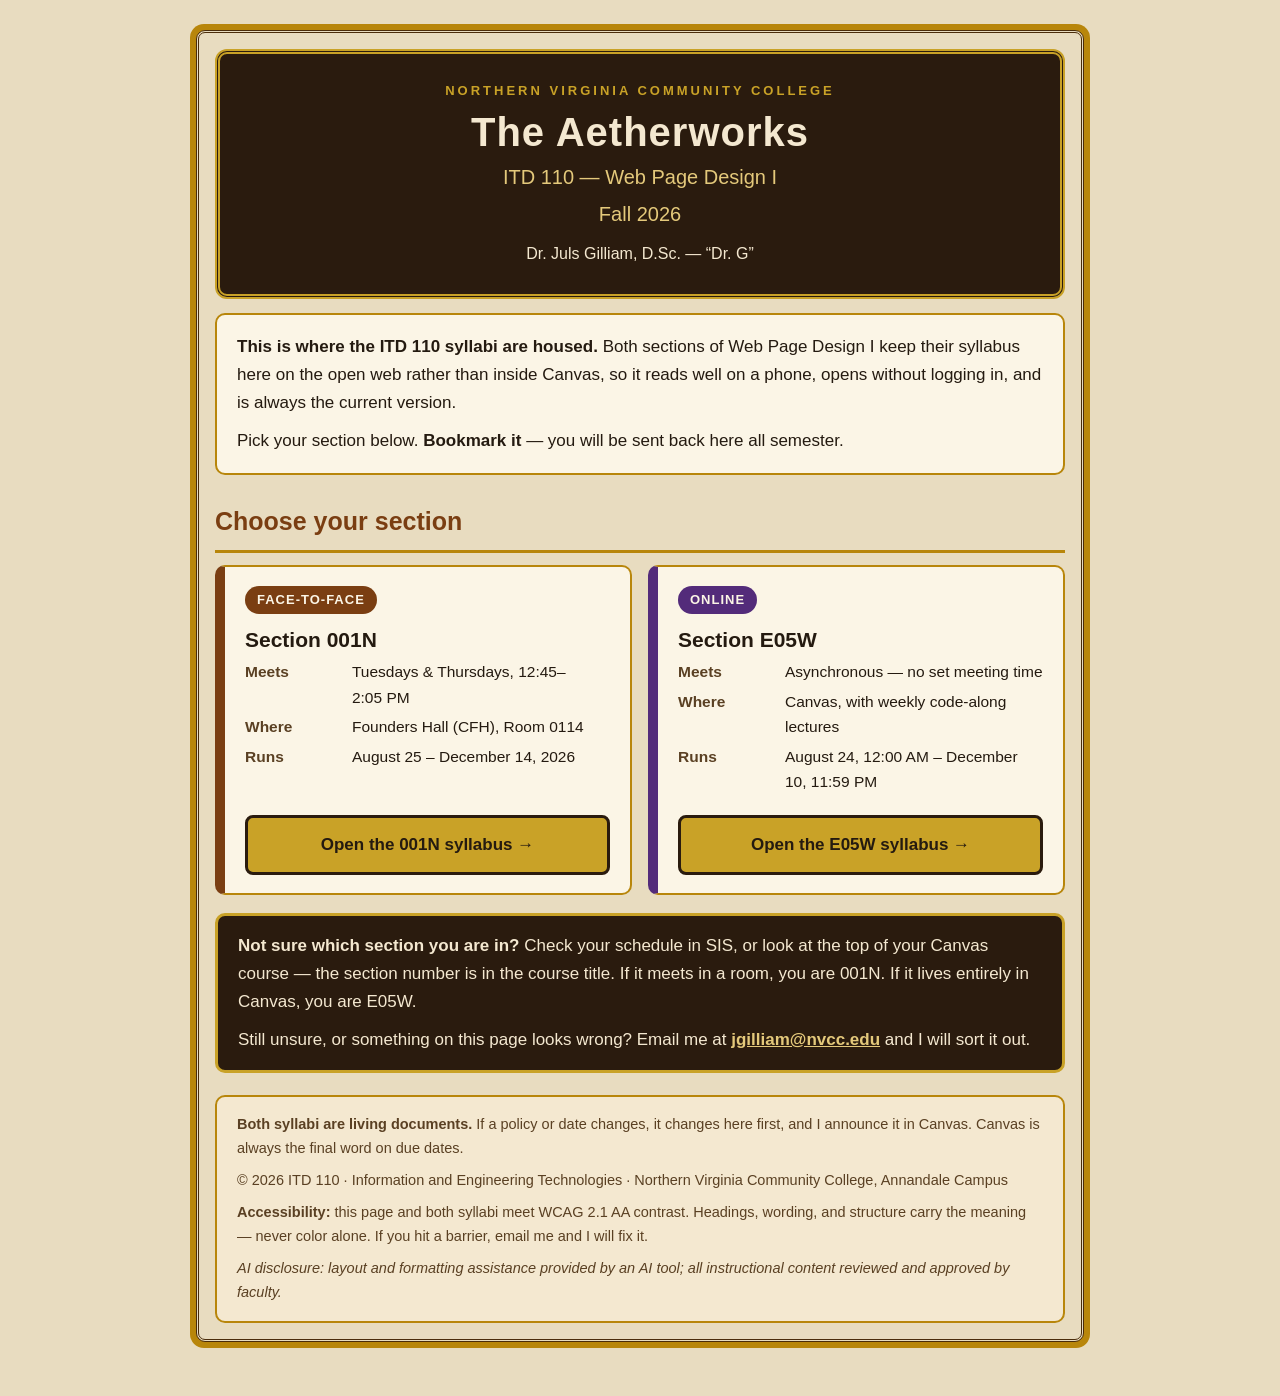
<file: index.html>
<!DOCTYPE html>
<html lang="en">
<head>
<meta charset="utf-8">
<meta name="viewport" content="width=device-width, initial-scale=1">
<title>ITD 110 Syllabi — The Aetherworks | Dr. G, NOVA</title>
<meta name="description" content="Home of the ITD 110 Web Page Design I syllabi for Fall 2026 — Section 001N (face-to-face) and Section E05W (online) — taught by Dr. Juls Gilliam at Northern Virginia Community College.">
<meta name="theme-color" content="#2A1B0E">
<style>
  :root{
    --ink:#241A10; --parch:#FBF5E6; --parch2:#F4E8D0; --page:#E8DCC0;
    --dark:#2A1B0E; --brass:#B8860B; --gold:#C9A227; --amber:#E4C97B;
    --rust:#7A3E12; --plum:#532B7A; --cream:#F4E8D0; --muted:#5A4023;
    --sans:Arial, Helvetica, sans-serif;
  }
  *{box-sizing:border-box}
  html{-webkit-text-size-adjust:100%}
  body{
    margin:0; padding:24px 16px 48px; background:var(--page); color:var(--ink);
    font-family:var(--sans); font-size:17px; line-height:1.65;
  }
  .frame{max-width:900px; margin:0 auto; padding:6px; background:var(--brass); border-radius:14px}
  .inner{background:var(--page); border:3px double #4A2C0A; border-radius:9px; padding:16px}

  header.plate{
    background:var(--dark); border:5px double var(--gold); border-radius:12px;
    padding:26px 18px; text-align:center;
  }
  .eyebrow{margin:0 0 8px; color:var(--gold); font-size:13px; letter-spacing:3px; text-transform:uppercase; font-weight:bold}
  h1{margin:0 0 6px; color:var(--cream); font-size:clamp(26px,6vw,40px); line-height:1.15; letter-spacing:1px}
  .sub{margin:0 0 4px; color:var(--amber); font-size:clamp(16px,3.4vw,20px)}
  .who{margin:10px 0 0; color:var(--cream); font-size:16px}

  .lede{
    background:var(--parch); border:2px solid var(--brass); border-radius:10px;
    padding:18px 20px; margin:14px 0;
  }
  .lede p{margin:0 0 10px} .lede p:last-child{margin:0}

  h2{
    margin:26px 0 12px; color:var(--rust); font-size:clamp(20px,4vw,25px);
    border-bottom:3px solid var(--brass); padding-bottom:8px;
  }
  .cards{display:grid; grid-template-columns:repeat(auto-fit,minmax(280px,1fr)); gap:16px}
  .card{
    background:var(--parch); border:2px solid var(--brass); border-left:10px solid var(--rust);
    border-radius:10px; padding:18px 20px; display:flex; flex-direction:column;
  }
  .card.online{border-left-color:var(--plum)}
  .tag{
    display:inline-block; background:var(--rust); color:var(--parch); border-radius:14px;
    padding:3px 12px; font-size:13px; font-weight:bold; letter-spacing:1px; text-transform:uppercase;
  }
  .card.online .tag{background:var(--plum)}
  .card h3{margin:12px 0 6px; color:var(--ink); font-size:21px; line-height:1.3}
  .card dl{margin:0 0 16px; font-size:15.5px}
  .card dt{font-weight:bold; color:var(--muted); float:left; clear:left; width:6.6em}
  .card dd{margin:0 0 4px 6.9em}
  .btn{
    margin-top:auto; display:block; text-align:center; background:var(--gold); color:var(--ink);
    text-decoration:none; border:3px solid var(--dark); border-radius:8px;
    padding:13px 18px; font-size:17px; font-weight:bold;
  }
  .btn:hover,.btn:focus{background:var(--dark); color:var(--cream); border-color:var(--gold)}
  a:focus-visible,.btn:focus-visible{outline:3px solid var(--plum); outline-offset:3px}

  .note{
    background:var(--dark); color:var(--cream); border:3px solid var(--gold);
    border-radius:10px; padding:16px 20px; margin:18px 0 0;
  }
  .note p{margin:0 0 10px} .note p:last-child{margin:0}
  .note a{color:var(--amber); font-weight:bold}

  footer{
    margin:22px 0 0; padding:16px 20px; background:var(--parch2);
    border:2px solid var(--brass); border-radius:10px; font-size:14.5px; color:var(--muted);
  }
  footer p{margin:0 0 8px} footer p:last-child{margin:0}
  footer a{color:var(--rust); font-weight:bold}
  @media (max-width:420px){ .card dt{float:none; width:auto} .card dd{margin-left:0} }
</style>
</head>
<body>

<div class="frame">
<div class="inner">

  <header class="plate">
    <p class="eyebrow">Northern Virginia Community College</p>
    <h1>The Aetherworks</h1>
    <p class="sub">ITD&nbsp;110 &mdash; Web Page Design I</p>
    <p class="sub">Fall 2026</p>
    <p class="who">Dr. Juls Gilliam, D.Sc. &mdash; &ldquo;Dr.&nbsp;G&rdquo;</p>
  </header>

  <div class="lede">
    <p><strong>This is where the ITD&nbsp;110 syllabi are housed.</strong> Both sections of Web Page Design I keep their syllabus here on the open web rather than inside Canvas, so it reads well on a phone, opens without logging in, and is always the current version.</p>
    <p>Pick your section below. <strong>Bookmark it</strong> &mdash; you will be sent back here all semester.</p>
  </div>

  <h2>Choose your section</h2>

  <div class="cards">

    <article class="card">
      <p style="margin:0"><span class="tag">Face-to-face</span></p>
      <h3>Section 001N</h3>
      <dl>
        <dt>Meets</dt><dd>Tuesdays &amp; Thursdays, 12:45&ndash;2:05&nbsp;PM</dd>
        <dt>Where</dt><dd>Founders Hall (CFH), Room 0114</dd>
        <dt>Runs</dt><dd>August 25 &ndash; December 14, 2026</dd>
      </dl>
      <a class="btn" href="syllabus_001N_face_to_face.html">Open the 001N syllabus &rarr;</a>
    </article>

    <article class="card online">
      <p style="margin:0"><span class="tag">Online</span></p>
      <h3>Section E05W</h3>
      <dl>
        <dt>Meets</dt><dd>Asynchronous &mdash; no set meeting time</dd>
        <dt>Where</dt><dd>Canvas, with weekly code-along lectures</dd>
        <dt>Runs</dt><dd>August 24, 12:00&nbsp;AM &ndash; December 10, 11:59&nbsp;PM</dd>
      </dl>
      <a class="btn" href="syllabus_E05W_online.html">Open the E05W syllabus &rarr;</a>
    </article>

  </div>

  <div class="note">
    <p><strong>Not sure which section you are in?</strong> Check your schedule in SIS, or look at the top of your Canvas course &mdash; the section number is in the course title. If it meets in a room, you are 001N. If it lives entirely in Canvas, you are E05W.</p>
    <p>Still unsure, or something on this page looks wrong? Email me at <a href="mailto:jgilliam@nvcc.edu?subject=ITD%20110%20%7C%20Question%20about%20the%20syllabus">jgilliam@nvcc.edu</a> and I will sort it out.</p>
  </div>

  <footer>
    <p><strong>Both syllabi are living documents.</strong> If a policy or date changes, it changes here first, and I announce it in Canvas. Canvas is always the final word on due dates.</p>
    <p>&copy; 2026 ITD&nbsp;110 &middot; Information and Engineering Technologies &middot; Northern Virginia Community College, Annandale Campus</p>
    <p><strong>Accessibility:</strong> this page and both syllabi meet WCAG&nbsp;2.1&nbsp;AA contrast. Headings, wording, and structure carry the meaning &mdash; never color alone. If you hit a barrier, email me and I will fix it.</p>
    <p><em>AI disclosure: layout and formatting assistance provided by an AI tool; all instructional content reviewed and approved by faculty.</em></p>
  </footer>

</div>
</div>

</body>
</html>
</file>
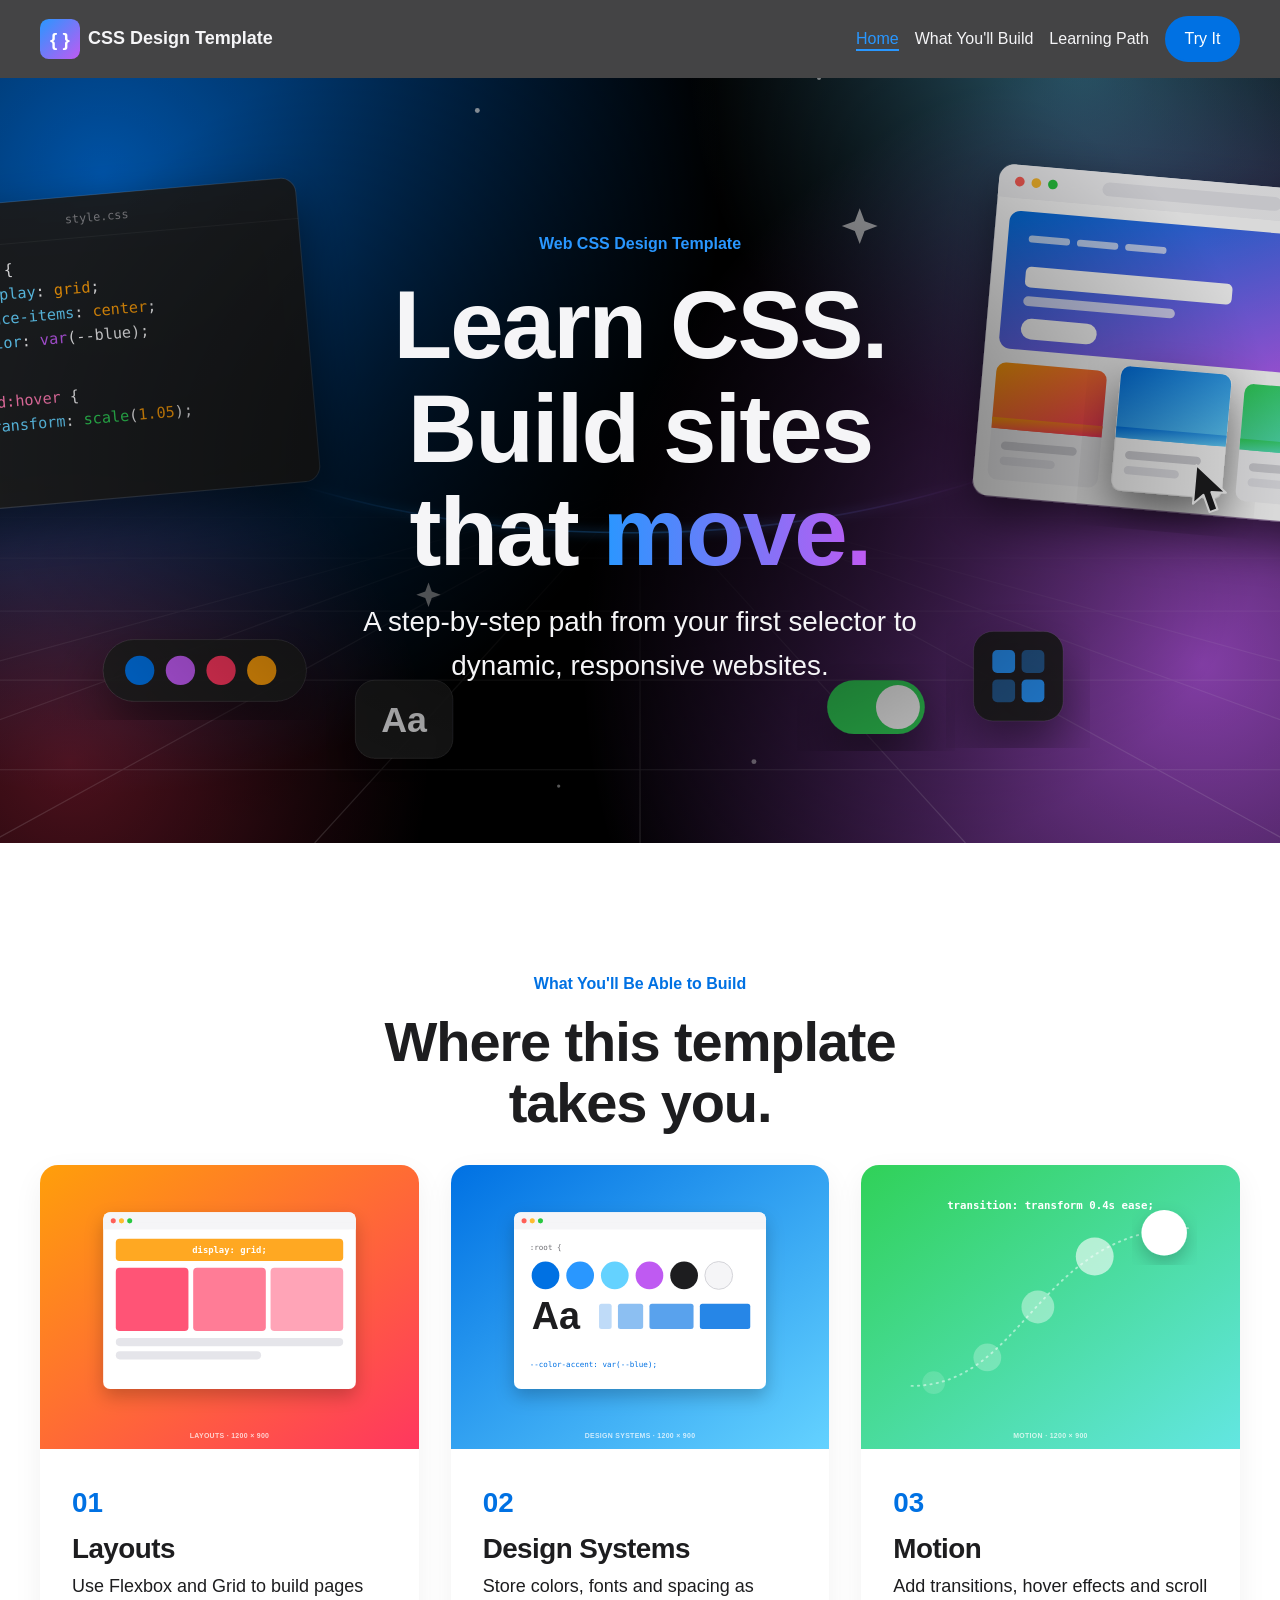
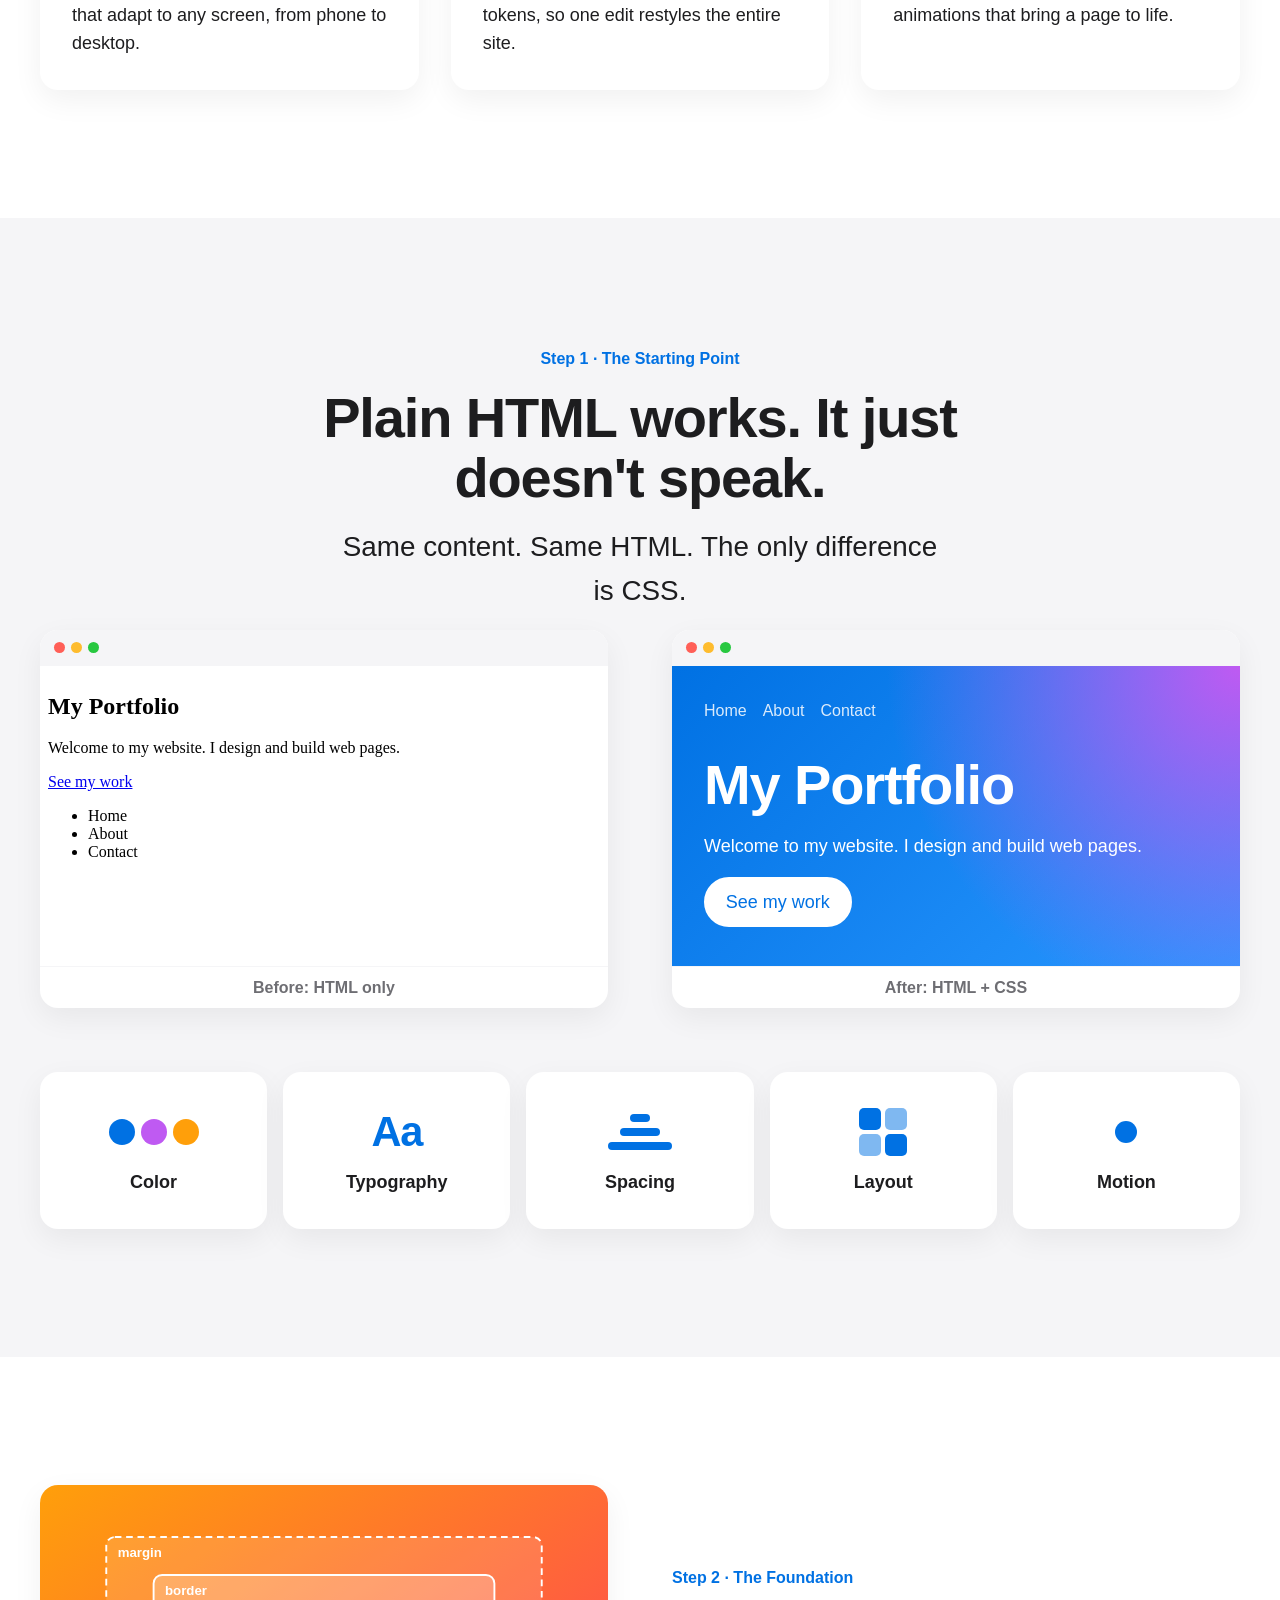
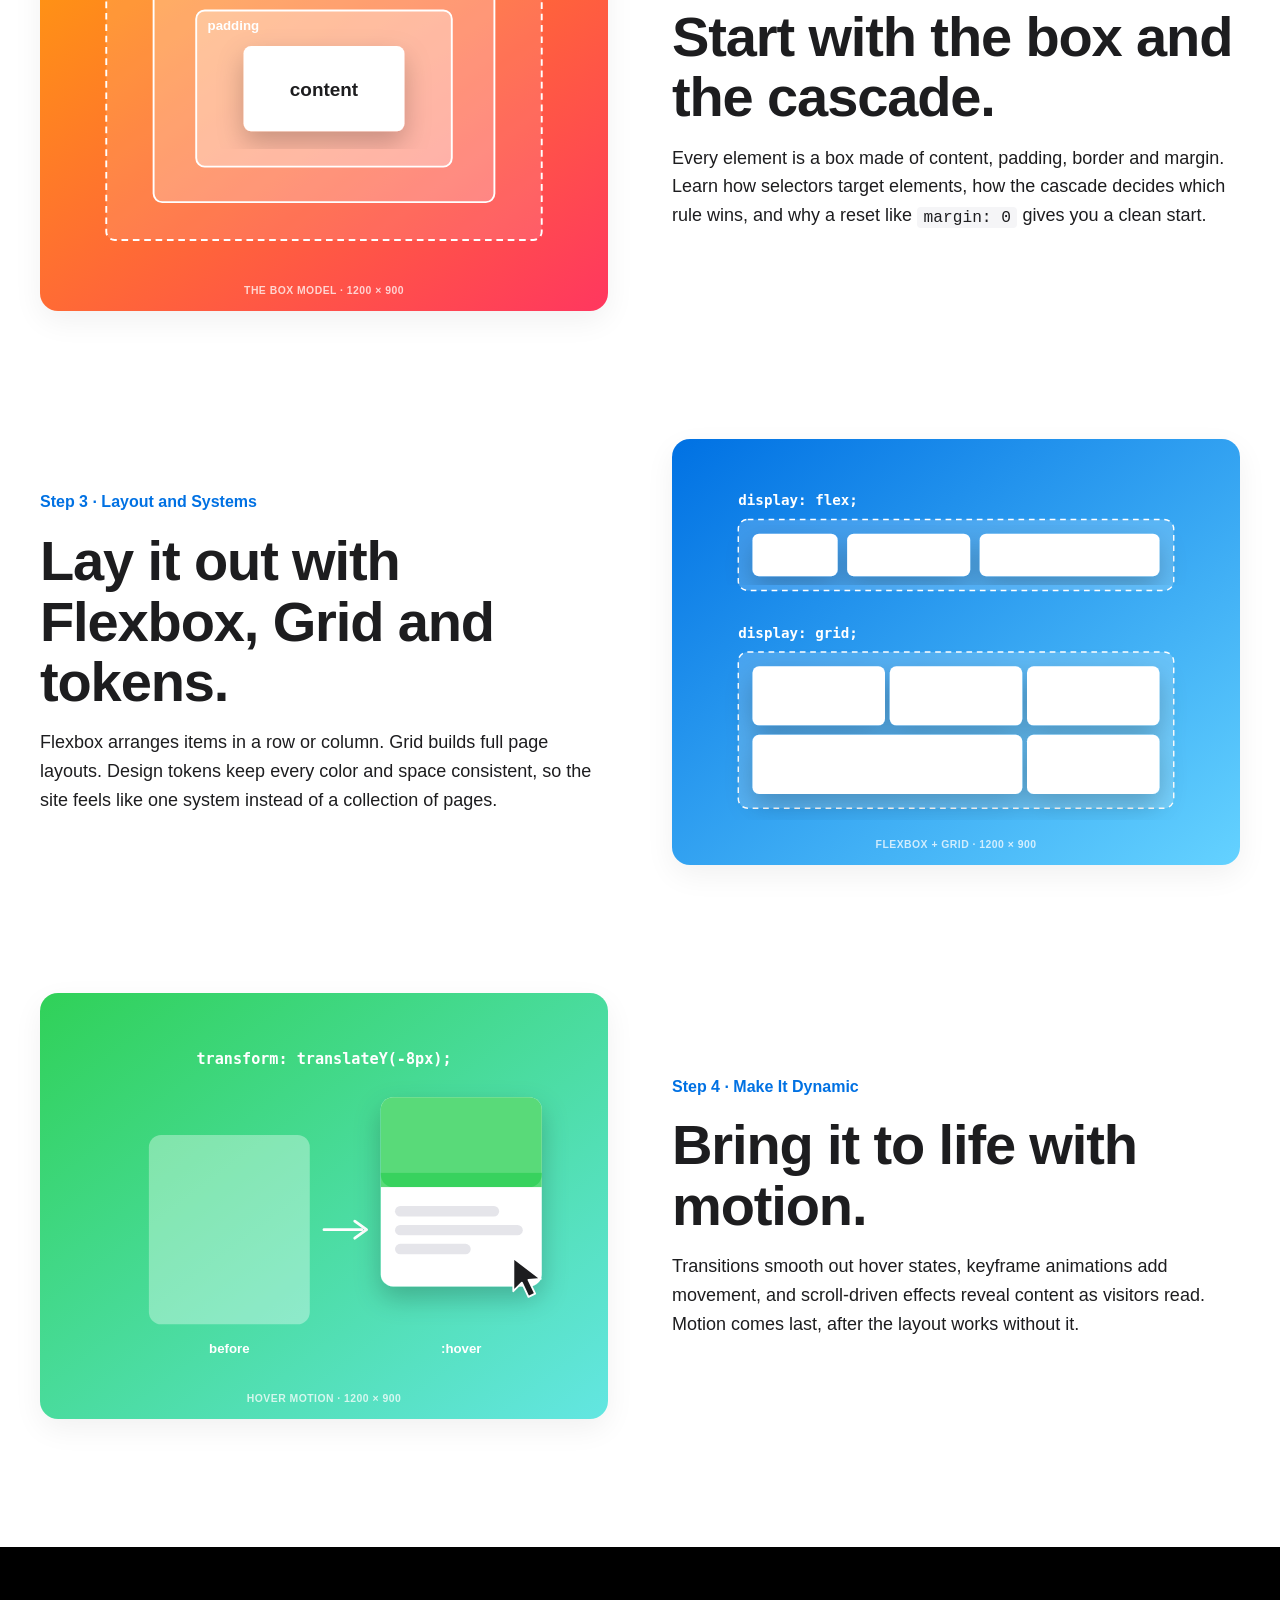
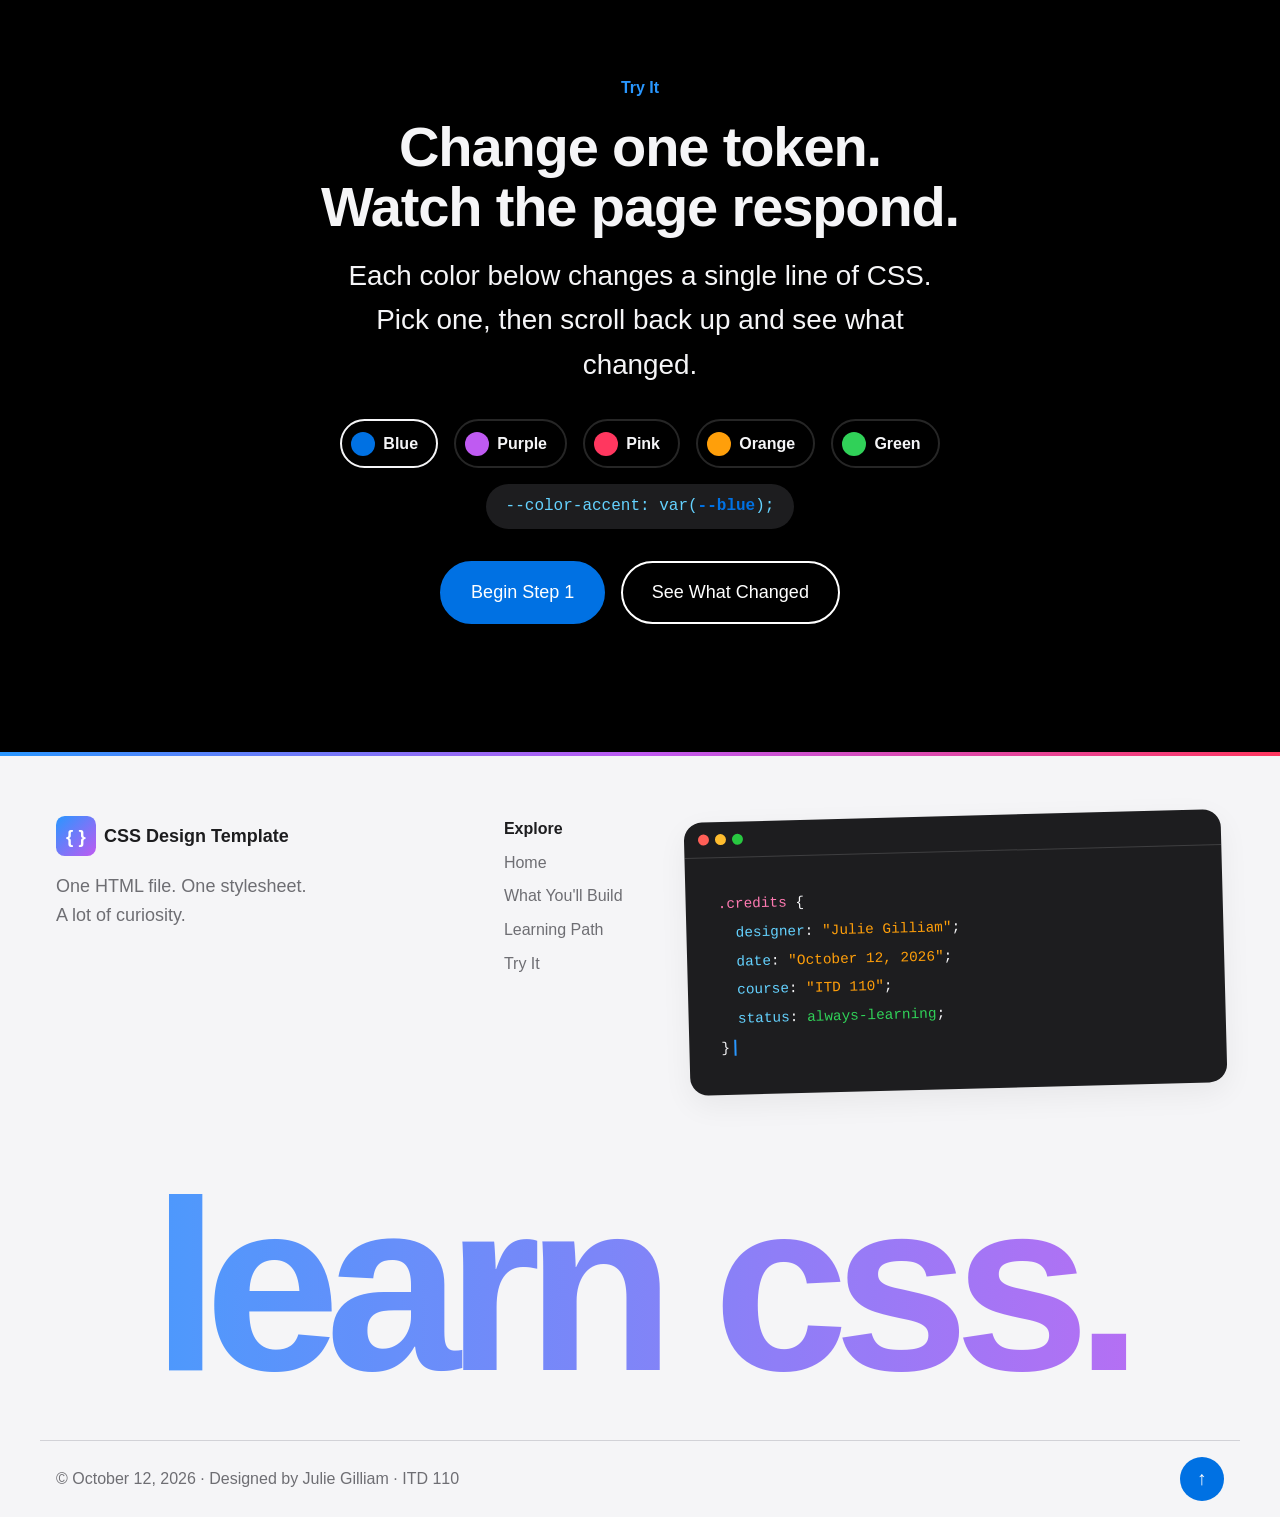
<file: Finished Site (full design, all lessons)/index.html>
<!DOCTYPE html>
<html lang="en">
<head>
  <meta charset="UTF-8">
  <meta name="viewport" content="width=device-width, initial-scale=1.0">
  <title>Web CSS Design Template | Learn CSS for Dynamic Websites</title>

  <!-- Fonts: none to load! The CSS uses the system font stack
       (San Francisco on Apple devices). See --font-body in the tokens. -->

  <!-- ONE external stylesheet (css/style.css), organized like a design system -->
  <link rel="stylesheet" href="css/style.css">
</head>
<body>

  <!-- ===== SITE HEADER ===== -->
  <header class="site-header">
    <div class="container site-header__inner">
      <!-- LOGO (left): image icon + site name.
           To use your own logo, replace images/logo.svg
           (or change the src to your file, e.g. images/logo.png) -->
      <a href="#hook" class="logo">
        <img class="logo__icon" src="images/logo.svg" alt="" width="40" height="40">
        <span class="logo__text">CSS Design Template</span>
      </a>

      <!-- MENU BUTTON (only shows on phones)
           The two bars turn into an X when the menu is open.
           aria-expanded tells screen readers if the menu is open. -->
      <button class="menu-toggle" type="button"
              aria-expanded="false" aria-controls="site-nav" aria-label="Open menu">
        <span class="menu-toggle__bar"></span>
        <span class="menu-toggle__bar"></span>
      </button>

      <!-- NAVIGATION (right on desktop, full-screen menu on phones) -->
      <nav class="site-nav" id="site-nav" aria-label="Main navigation">
        <ul class="cluster">
          <li><a href="#hook" aria-current="page">Home</a></li>
          <li><a href="#outcomes">What You'll Build</a></li>
          <li><a href="#path">Learning Path</a></li>
          <li><a href="#action" class="btn btn--small">Try It</a></li>
        </ul>
      </nav>
    </div>
  </header>

  <main>

    <!-- ==================================================
         BEAT 1: HOOK. Grab attention in 3 seconds.
         Primitives: section--full, section--dark, container, stack, center
         ================================================== -->
    <section class="section section--full section--dark hero" id="hook">

      <!-- HERO IMAGE: images/hero.svg (code editor -> styled website)
           To use your own photo, change the src, e.g. images/hero.jpg -->
      <img class="hero__media" src="images/hero.svg" alt="">

      <!-- Dark layer so white text stays readable on any photo -->
      <div class="hero__overlay"></div>

      <div class="container stack center hero__content">
        <p class="eyebrow">Web CSS Design Template</p>
        <h1 class="hero-title">Learn CSS. Build sites that <span class="accent">move.</span></h1>
        <p class="lead">A step-by-step path from your first selector to dynamic, responsive websites.</p>
      </div>
    </section>

    <!-- ==================================================
         BEAT 2: OUTCOMES. Show the ending first,
         then tell how to get there.
         Primitives: grid, card (component)
         ================================================== -->
    <section class="section" id="outcomes">
      <div class="container stack">
        <div class="container--narrow stack center reveal">
          <p class="eyebrow">What You'll Be Able to Build</p>
          <h2>Where this template takes you.</h2>
        </div>

        <div class="grid reveal">

          <!-- CARD IMAGES are placeholder SVGs in the images folder.
               To use your own, change the src and update the alt text. -->
          <article class="card">
            <div class="card__media">
              <img class="card__img" src="images/card-layouts.svg" alt="Browser window showing a grid layout">
            </div>
            <div class="card__body">
              <p class="card__number">01</p>
              <h3>Layouts</h3>
              <p>Use Flexbox and Grid to build pages that adapt to any screen, from phone to desktop.</p>
            </div>
          </article>

          <article class="card">
            <div class="card__media">
              <img class="card__img" src="images/card-design-systems.svg" alt="Color swatches, type sample and spacing scale">
            </div>
            <div class="card__body">
              <p class="card__number">02</p>
              <h3>Design Systems</h3>
              <p>Store colors, fonts and spacing as tokens, so one edit restyles the entire site.</p>
            </div>
          </article>

          <article class="card">
            <div class="card__media">
              <img class="card__img" src="images/card-motion.svg" alt="A circle moving along an animation curve">
            </div>
            <div class="card__body">
              <p class="card__number">03</p>
              <h3>Motion</h3>
              <p>Add transitions, hover effects and scroll animations that bring a page to life.</p>
            </div>
          </article>

        </div>
      </div>
    </section>

    <!-- ==================================================
         BEAT 3: THE PROBLEM. Why CSS matters, shown visually.
         A live BEFORE / AFTER: the same content without and with CSS.
         Primitives: section, container, stack, split, grid
         Components: browser, demo-plain, demo-styled, skill-tile
         ================================================== -->
    <section class="section section--tinted" id="path">
      <div class="container stack">

        <div class="container--narrow stack center reveal">
          <p class="eyebrow">Step 1 · The Starting Point</p>
          <h2>Plain HTML works. It just doesn't speak.</h2>
          <p class="lead">Same content. Same HTML. The only difference is CSS.</p>
        </div>

        <!-- BEFORE / AFTER -->
        <div class="split compare reveal">

          <!-- BEFORE: what the browser shows with no CSS -->
          <figure class="browser">
            <div class="browser__bar"><span></span><span></span><span></span></div>
            <div class="browser__body demo-plain">
              <h3>My Portfolio</h3>
              <p>Welcome to my website. I design and build web pages.</p>
              <a href="#path">See my work</a>
              <ul>
                <li>Home</li>
                <li>About</li>
                <li>Contact</li>
              </ul>
            </div>
            <figcaption class="browser__label">Before: HTML only</figcaption>
          </figure>

          <!-- AFTER: the same content, styled -->
          <figure class="browser">
            <div class="browser__bar"><span></span><span></span><span></span></div>
            <div class="browser__body demo-styled">
              <ul class="demo-styled__nav">
                <li>Home</li>
                <li>About</li>
                <li>Contact</li>
              </ul>
              <h3>My Portfolio</h3>
              <p>Welcome to my website. I design and build web pages.</p>
              <a href="#path" class="btn btn--small">See my work</a>
            </div>
            <figcaption class="browser__label">After: HTML + CSS</figcaption>
          </figure>

        </div>

        <!-- WHAT CSS CONTROLS: one tile per skill -->
        <ul class="skills reveal" aria-label="What CSS controls">
          <li class="skill-tile">
            <div class="skill-tile__visual swatches"><span></span><span></span><span></span></div>
            <p>Color</p>
          </li>
          <li class="skill-tile">
            <div class="skill-tile__visual type-sample">Aa</div>
            <p>Typography</p>
          </li>
          <li class="skill-tile">
            <div class="skill-tile__visual spacing-bars"><span></span><span></span><span></span></div>
            <p>Spacing</p>
          </li>
          <li class="skill-tile">
            <div class="skill-tile__visual mini-grid"><span></span><span></span><span></span><span></span></div>
            <p>Layout</p>
          </li>
          <li class="skill-tile">
            <div class="skill-tile__visual motion-dot"><span></span></div>
            <p>Motion</p>
          </li>
        </ul>

      </div>
    </section>

    <!-- ==================================================
         BEAT 4: THE JOURNEY. The learning path.
         Primitives: split, split--reverse, stack
         Alternate the image side to keep the reader moving.
         ================================================== -->
    <section class="section" id="steps">
      <div class="container stack-lg">

        <div class="split reveal">
          <img class="split__img" src="images/step-box-model.svg" alt="Diagram of the CSS box model: margin, border, padding and content">
          <div class="stack">
            <p class="eyebrow">Step 2 · The Foundation</p>
            <h2>Start with the box and the cascade.</h2>
            <p>Every element is a box made of content, padding, border and margin. Learn how selectors target elements, how the cascade decides which rule wins, and why a reset like <code>margin: 0</code> gives you a clean start.</p>
          </div>
        </div>

        <div class="split split--reverse reveal">
          <img class="split__img" src="images/step-layout.svg" alt="Wireframes of a Flexbox row and a Grid layout">
          <div class="stack">
            <p class="eyebrow">Step 3 · Layout and Systems</p>
            <h2>Lay it out with Flexbox, Grid and tokens.</h2>
            <p>Flexbox arranges items in a row or column. Grid builds full page layouts. Design tokens keep every color and space consistent, so the site feels like one system instead of a collection of pages.</p>
          </div>
        </div>

        <div class="split reveal">
          <img class="split__img" src="images/step-motion.svg" alt="A card lifting up when the cursor hovers over it">
          <div class="stack">
            <p class="eyebrow">Step 4 · Make It Dynamic</p>
            <h2>Bring it to life with motion.</h2>
            <p>Transitions smooth out hover states, keyframe animations add movement, and scroll-driven effects reveal content as visitors read. Motion comes last, after the layout works without it.</p>
          </div>
        </div>

      </div>
    </section>

    <!-- ==================================================
         BEAT 5: TRY IT. Empower the reader to act.
         A live demo: each button changes ONE token (--color-accent)
         and every button, link and highlight on the page updates.
         Primitives: section--dark, container--narrow, stack, center, cluster
         Component: swatch-picker (see js/script.js, part 2)
         ================================================== -->
    <section class="section section--dark" id="action">
      <div class="container container--narrow stack center reveal">
        <p class="eyebrow">Try It</p>
        <h2>Change one token. Watch the page respond.</h2>
        <p class="lead">Each color below changes a single line of CSS. Pick one, then scroll back up and see what changed.</p>

        <!-- The swatches: data-color holds the palette token to use -->
        <div class="swatch-picker cluster cluster--center" role="group" aria-label="Choose an accent color">
          <button class="swatch" type="button" data-color="--blue" aria-pressed="true">
            <span class="swatch__dot" style="background: var(--blue)"></span>Blue
          </button>
          <button class="swatch" type="button" data-color="--purple" aria-pressed="false">
            <span class="swatch__dot" style="background: var(--purple)"></span>Purple
          </button>
          <button class="swatch" type="button" data-color="--pink" aria-pressed="false">
            <span class="swatch__dot" style="background: var(--pink)"></span>Pink
          </button>
          <button class="swatch" type="button" data-color="--orange" aria-pressed="false">
            <span class="swatch__dot" style="background: var(--orange)"></span>Orange
          </button>
          <button class="swatch" type="button" data-color="--green" aria-pressed="false">
            <span class="swatch__dot" style="background: var(--green)"></span>Green
          </button>
        </div>

        <!-- Live code readout: shows the exact line that changed -->
        <p class="token-readout" aria-live="polite">
          <code>--color-accent: var(<span id="token-value">--blue</span>);</code>
        </p>

        <div class="cluster cluster--center">
          <a href="#path" class="btn">Begin Step 1</a>
          <a href="#outcomes" class="btn btn--ghost">See What Changed</a>
        </div>
      </div>
    </section>

  </main>

  <!-- ===== FOOTER =====
       Creative idea: the credits are written as a CSS rule!
       STUDENTS: change the name and date in TWO places:
       the code block and the bottom bar. -->
  <footer class="site-footer">

    <div class="container footer__grid">

      <!-- Column 1: brand -->
      <div class="footer__brand stack">
        <a href="#hook" class="logo footer__logo">
          <img class="logo__icon" src="images/logo.svg" alt="" width="40" height="40">
          <span>CSS Design Template</span>
        </a>
        <p>One HTML file. One stylesheet.<br>A lot of curiosity.</p>
      </div>

      <!-- Column 2: links -->
      <nav class="footer__links" aria-label="Footer navigation">
        <p class="footer__heading">Explore</p>
        <ul>
          <li><a href="#hook">Home</a></li>
          <li><a href="#outcomes">What You'll Build</a></li>
          <li><a href="#path">Learning Path</a></li>
          <li><a href="#action">Try It</a></li>
        </ul>
      </nav>

      <!-- Column 3: credits, written as CSS -->
      <figure class="footer__code">
        <div class="browser__bar"><span></span><span></span><span></span></div>
<pre><code><span class="code-selector">.credits</span> <span class="code-punct">{</span>
  <span class="code-property">designer</span><span class="code-punct">:</span> <span class="code-value">"Julie Gilliam"</span><span class="code-punct">;</span>
  <span class="code-property">date</span><span class="code-punct">:</span> <span class="code-value">"<time datetime="2026-10-12">October 12, 2026</time>"</span><span class="code-punct">;</span>
  <span class="code-property">course</span><span class="code-punct">:</span> <span class="code-value">"ITD 110"</span><span class="code-punct">;</span>
  <span class="code-property">status</span><span class="code-punct">:</span> <span class="code-keyword">always-learning</span><span class="code-punct">;</span>
<span class="code-punct">}</span><span class="code-cursor" aria-hidden="true"></span></code></pre>
      </figure>

    </div>

    <!-- Giant shimmering wordmark (decorative) -->
    <p class="footer__wordmark" aria-hidden="true">learn css.</p>

    <!-- Bottom bar -->
    <div class="container footer__bottom">
      <p>&copy; <time datetime="2026-10-12">October 12, 2026</time> · Designed by Julie Gilliam · ITD 110</p>
      <a href="#hook" class="to-top" aria-label="Back to top">
        <span aria-hidden="true">&uarr;</span>
      </a>
    </div>

  </footer>

  <!-- JavaScript: opens and closes the mobile menu -->
  <script src="js/script.js"></script>
</body>
</html>
</file>
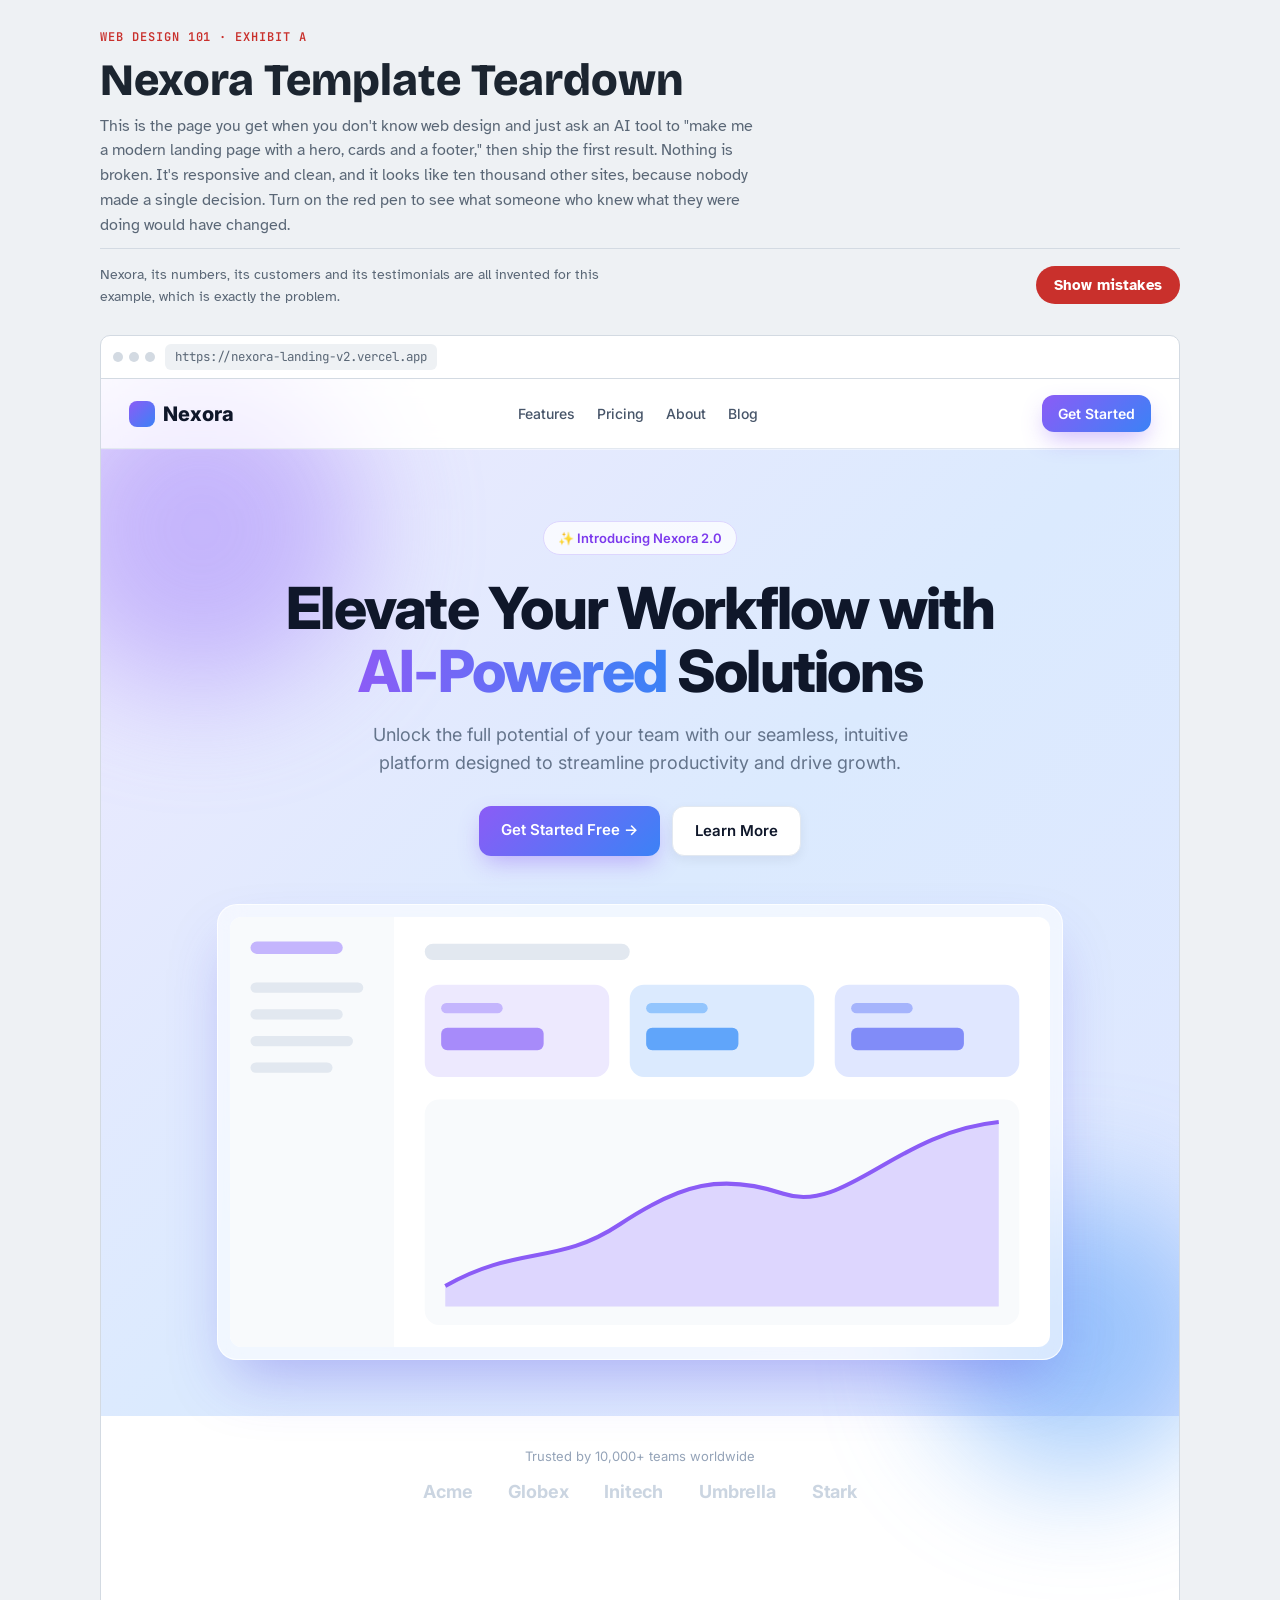
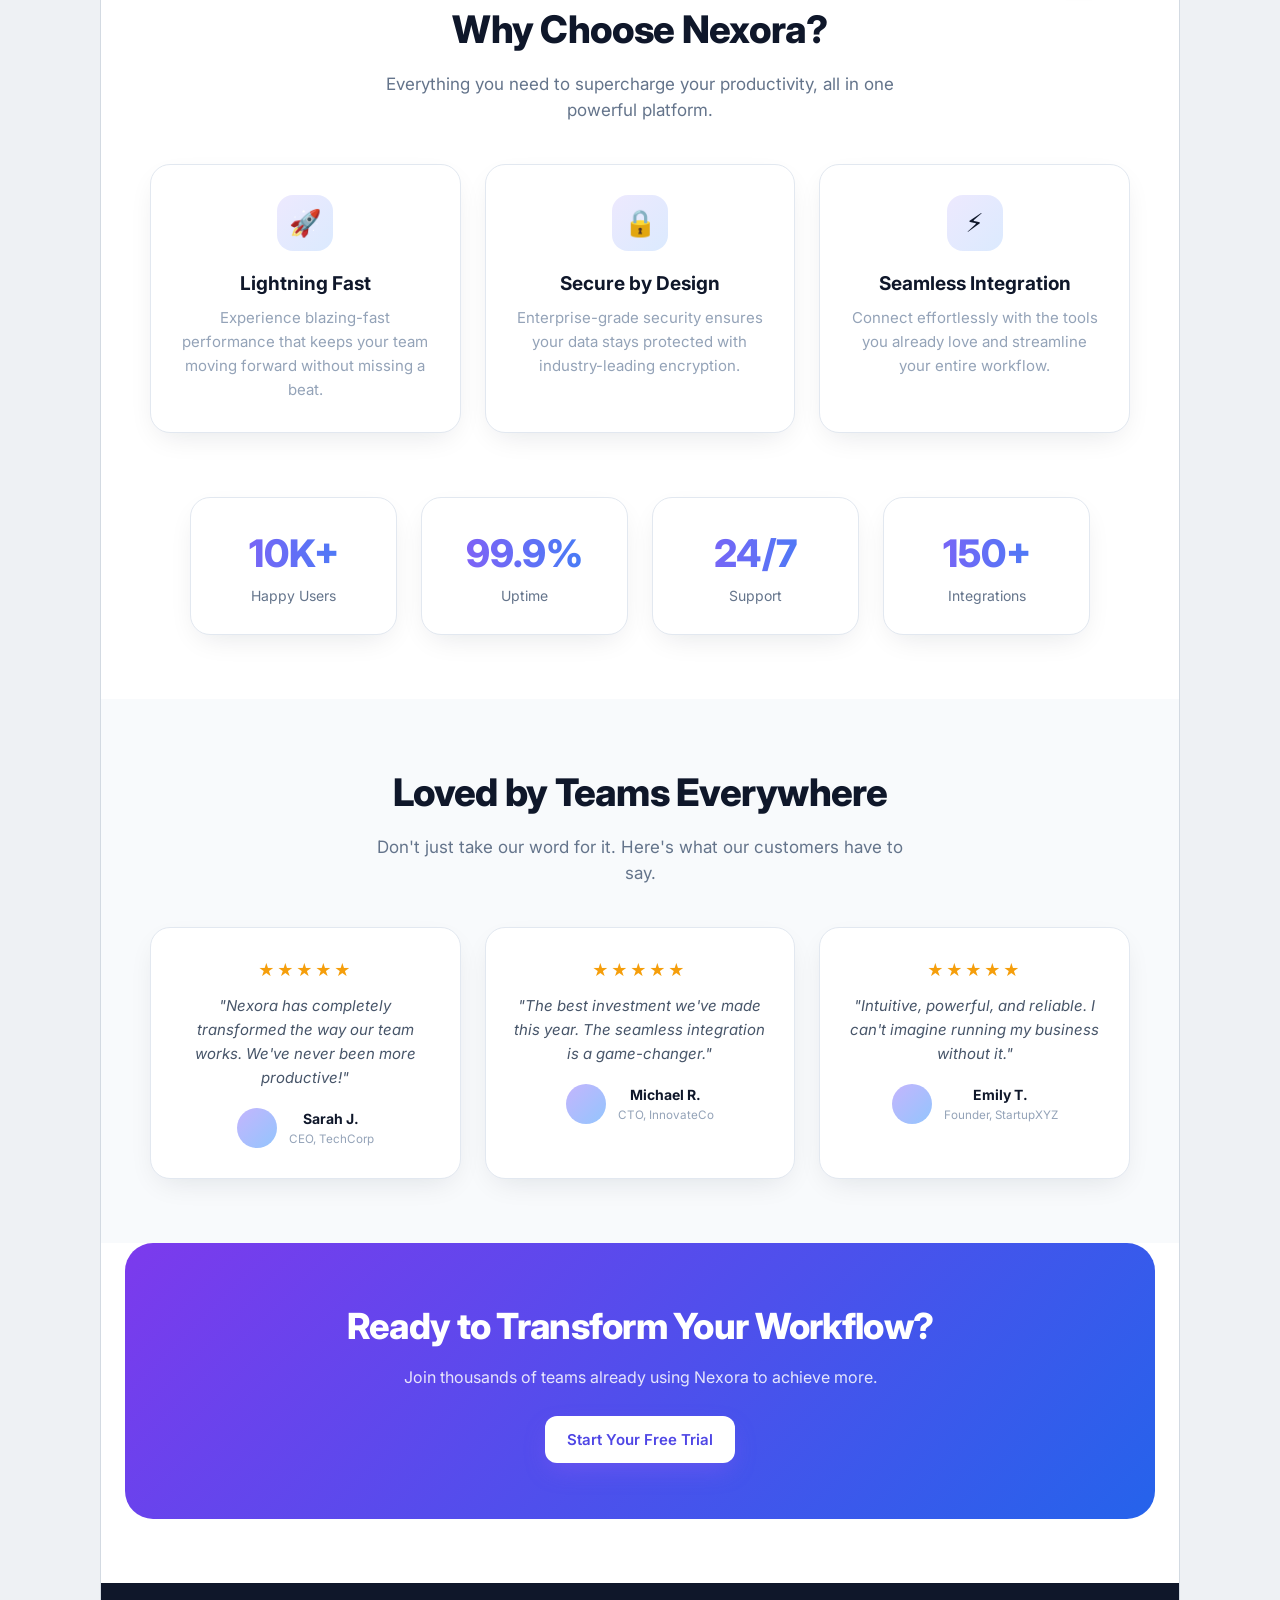
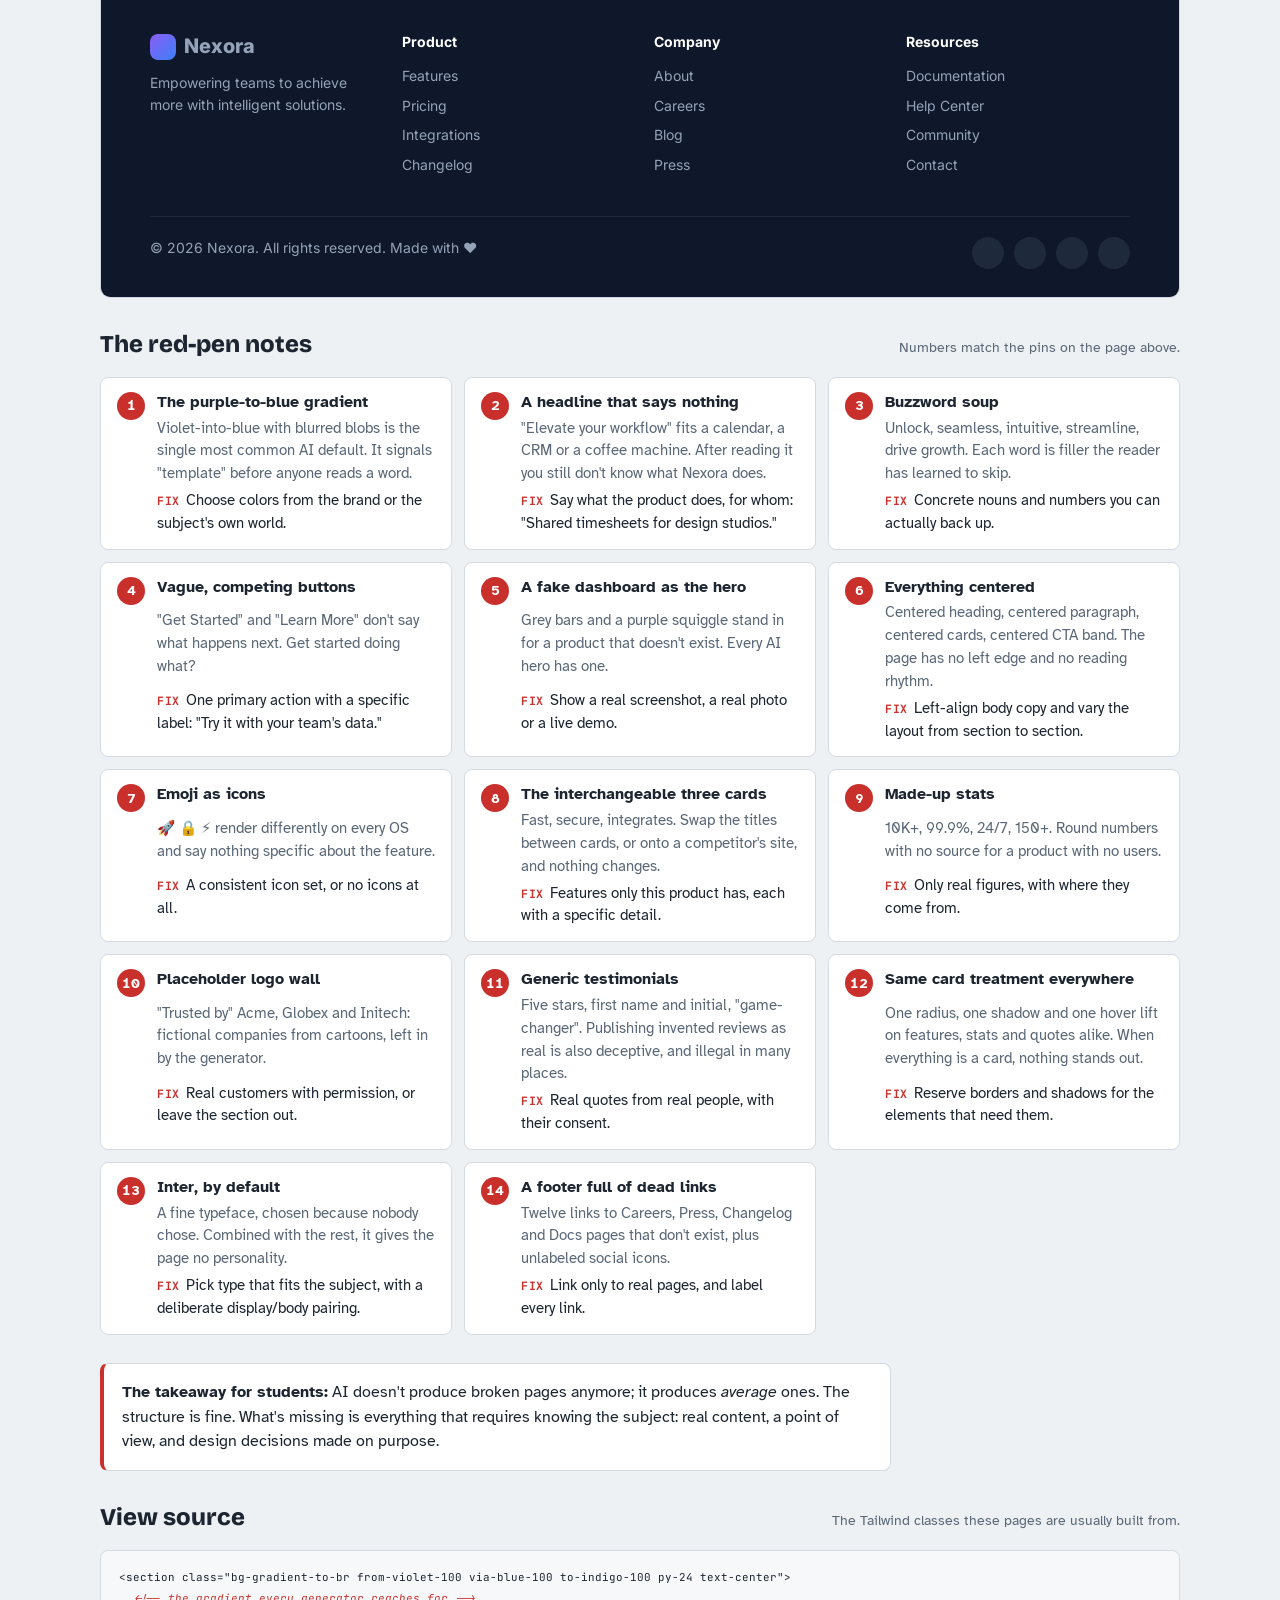
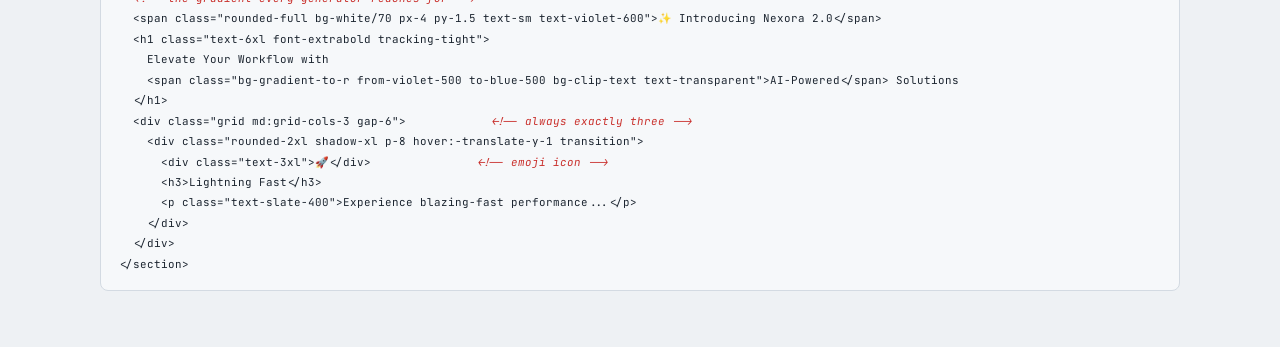
<file: Nexora Template Teardown.html>
<!doctype html><html><head><meta charset=utf8><meta name=viewport content="width=device-width,initial-scale=1,viewport-fit=cover"><style>:root{color-scheme:light;box-sizing:border-box;padding-top:env(safe-area-inset-top,0px);padding-bottom:env(safe-area-inset-bottom,0px)}html{scroll-padding-top:env(safe-area-inset-top,0px)}body{margin:0;padding:0;font:14px -apple-system,BlinkMacSystemFont,sans-serif;background:#fff;color:#000}img{max-width:100%}[hidden]:not([hidden=until-found i]){display:none!important}</style></head><body>
<title>Nexora Template Teardown</title>
<link rel="preconnect" href="https://fonts.googleapis.com">
<link rel="stylesheet" href="https://fonts.googleapis.com/css2?family=Bricolage+Grotesque:opsz,wght@12..96,600;12..96,800&family=Atkinson+Hyperlegible:wght@400;700&family=JetBrains+Mono:wght@400;600&family=Inter:wght@400;500;600;700;800&display=swap">
<style>
/* Layout: an instructor's "red pen" review frame wrapped around a typical AI-generated landing page */
:root {
  --bg: #eef1f4;
  --surface: #ffffff;
  --fg: #1c2530;
  --muted: #5a6776;
  --line: #d3dae2;
  --pen: #c9302c;
  --pen-ink: #ffffff;
  --code-bg: #f6f8fa;
  --font-display: "Bricolage Grotesque", "Segoe UI", system-ui, sans-serif;
  --font-body: "Atkinson Hyperlegible", "Segoe UI", system-ui, sans-serif;
  --font-mono: "JetBrains Mono", ui-monospace, Menlo, Consolas, monospace;
}
@media (prefers-color-scheme: dark) {
  :root:not([data-theme="light"]) {
    --bg: #12171d; --surface: #1a2129; --fg: #e4e9ef; --muted: #98a5b3;
    --line: #2c3742; --pen: #ff6b5e; --pen-ink: #1a0d0c; --code-bg: #0f1419;
    color-scheme: dark;
  }
}
:root[data-theme="dark"] {
  --bg: #12171d; --surface: #1a2129; --fg: #e4e9ef; --muted: #98a5b3;
  --line: #2c3742; --pen: #ff6b5e; --pen-ink: #1a0d0c; --code-bg: #0f1419;
  color-scheme: dark;
}

body {
  background: var(--bg); color: var(--fg); font-family: var(--font-body);
  font-size: 1rem; line-height: 1.55; padding-inline: 16px; padding-block: 28px 56px;
}
.wrap { max-width: 1080px; margin-inline: auto; display: grid; gap: 28px; }

/* ---------- Teaching chrome ---------- */
.intro { display: grid; gap: 10px; }
.eyebrow { font-family: var(--font-mono); font-size: .75rem; letter-spacing: .08em; text-transform: uppercase; color: var(--pen); font-weight: 600; }
h1.title { font-family: var(--font-display); font-weight: 800; font-size: clamp(1.8rem, 4.5vw, 2.8rem); line-height: 1.05; margin: 0; text-wrap: balance; }
.intro p { margin: 0; max-width: 66ch; color: var(--muted); }
.toolbar { display: flex; flex-wrap: wrap; gap: 12px; align-items: center; justify-content: space-between; border-top: 1px solid var(--line); padding-top: 14px; }
.toolbar .hint { font-size: .9rem; color: var(--muted); max-width: 60ch; }
.toggle { font: 700 .95rem var(--font-body); color: var(--pen-ink); background: var(--pen); border: 0; border-radius: 999px; padding: 10px 18px; cursor: pointer; }
.toggle:focus-visible, .mlist a:focus-visible, .pin:focus-visible { outline: 3px solid var(--fg); outline-offset: 3px; }

.browser { border: 1px solid var(--line); border-radius: 10px; overflow: hidden; background: var(--surface); }
.browser-bar { display: flex; gap: 10px; align-items: center; padding: 8px 12px; border-bottom: 1px solid var(--line); font-family: var(--font-mono); font-size: .78rem; color: var(--muted); }
.dots { display: flex; gap: 6px; }
.dots i { width: 10px; height: 10px; border-radius: 50%; background: var(--line); display: block; }
.url { background: var(--bg); border-radius: 6px; padding: 3px 10px; min-width: 0; overflow: hidden; text-overflow: ellipsis; white-space: nowrap; }

/* ---------- The AI-generated page (single light theme, as these usually ship) ---------- */
.ai {
  font-family: "Inter", system-ui, sans-serif; color: #0f172a; background: #ffffff;
  text-align: center; position: relative; overflow: hidden;
}
.ai a { color: inherit; text-decoration: none; }
.ai .pinned { position: relative; }
.ai-nav {
  display: flex; align-items: center; justify-content: space-between; gap: 16px; flex-wrap: wrap;
  padding: 16px 28px; background: rgba(255,255,255,.7); backdrop-filter: blur(10px);
  border-bottom: 1px solid #e2e8f0; position: relative; z-index: 2;
}
.ai-logo { font-weight: 800; font-size: 20px; display: flex; align-items: center; gap: 8px; }
.ai-logo i { width: 26px; height: 26px; border-radius: 8px; background: linear-gradient(135deg, #8b5cf6, #3b82f6); display: block; }
.ai-links { display: flex; gap: 22px; font-size: 14px; color: #475569; font-weight: 500; flex-wrap: wrap; }
.ai-btn {
  display: inline-block; border-radius: 12px; padding: 12px 22px; font-weight: 600; font-size: 15px;
  background: linear-gradient(135deg, #8b5cf6, #3b82f6); color: #ffffff !important;
  box-shadow: 0 10px 25px -5px rgba(139,92,246,.45);
}
.ai-btn.ghost { background: #ffffff; color: #0f172a !important; border: 1px solid #e2e8f0; box-shadow: 0 4px 12px rgba(15,23,42,.06); }
.ai-btn.sm { padding: 8px 16px; font-size: 14px; }

.ai-hero {
  padding: 72px 24px 56px;
  background: linear-gradient(135deg, #ede9fe 0%, #dbeafe 50%, #e0e7ff 100%);
  position: relative;
}
.blob { position: absolute; border-radius: 50%; filter: blur(60px); opacity: .55; animation: float 9s ease-in-out infinite; }
.blob.b1 { width: 320px; height: 320px; background: #a78bfa; top: -80px; left: -60px; }
.blob.b2 { width: 280px; height: 280px; background: #60a5fa; bottom: -60px; right: -40px; animation-delay: -4s; }
@keyframes float { 50% { transform: translate(30px, 20px) scale(1.08); } }
.ai-hero > *:not(.blob) { position: relative; z-index: 1; }
.badge {
  display: inline-block; font-size: 13px; font-weight: 600; color: #7c3aed; background: rgba(255,255,255,.75);
  border: 1px solid #ddd6fe; border-radius: 999px; padding: 6px 14px; margin-bottom: 22px;
}
.ai-hero h2 {
  font-size: clamp(34px, 6vw, 58px); font-weight: 800; letter-spacing: -.03em; line-height: 1.08;
  margin: 0 auto 18px; max-width: 760px;
}
.grad { background: linear-gradient(90deg, #8b5cf6, #3b82f6); -webkit-background-clip: text; background-clip: text; color: transparent; }
.ai-hero p.lead { font-size: 18px; color: #64748b; max-width: 600px; margin: 0 auto 30px; }
.ctas { display: flex; gap: 12px; justify-content: center; flex-wrap: wrap; }
.mock {
  margin: 48px auto 0; max-width: 820px; border-radius: 20px; background: rgba(255,255,255,.6);
  backdrop-filter: blur(12px); border: 1px solid rgba(255,255,255,.8);
  box-shadow: 0 30px 60px -15px rgba(79,70,229,.35); padding: 12px;
}
.mock svg { display: block; width: 100%; height: auto; border-radius: 12px; }

.logos { padding: 30px 24px; color: #94a3b8; font-size: 13px; }
.logos div { display: flex; flex-wrap: wrap; justify-content: center; gap: 14px 36px; margin-top: 12px; font-weight: 700; font-size: 18px; color: #cbd5e1; letter-spacing: -.01em; }

.ai-section { padding: 64px 24px; }
.ai-section h3.sec { font-size: clamp(26px, 4vw, 38px); font-weight: 800; letter-spacing: -.02em; margin: 0 0 12px; }
.ai-section p.sub { color: #64748b; font-size: 17px; max-width: 560px; margin: 0 auto 40px; }
.cards { display: grid; grid-template-columns: repeat(auto-fit, minmax(240px, 1fr)); gap: 24px; max-width: 980px; margin: 0 auto; }
.card {
  background: #ffffff; border: 1px solid #e2e8f0; border-radius: 20px; padding: 30px 26px;
  box-shadow: 0 10px 30px -10px rgba(15,23,42,.12); transition: transform .2s;
}
.card:hover { transform: translateY(-6px); }
.card .ico {
  width: 56px; height: 56px; border-radius: 16px; margin: 0 auto 18px; font-size: 26px; line-height: 56px;
  background: linear-gradient(135deg, #ede9fe, #dbeafe);
}
.card h4 { font-size: 19px; margin: 0 0 8px; font-weight: 700; }
.card p { color: #94a3b8; font-size: 15px; margin: 0; line-height: 1.6; }

.stats { display: grid; grid-template-columns: repeat(auto-fit, minmax(150px, 1fr)); gap: 24px; max-width: 900px; margin: 0 auto; padding: 0 24px 64px; }
.stat { background: #ffffff; border: 1px solid #e2e8f0; border-radius: 20px; padding: 26px 16px; box-shadow: 0 10px 30px -10px rgba(15,23,42,.12); }
.stat b { display: block; font-size: 38px; font-weight: 800; }
.stat span { color: #64748b; font-size: 14px; }

.quotes { background: #f8fafc; }
.quote-card { text-align: center; }
.quote-card p { color: #475569; font-style: italic; }
.stars { color: #f59e0b; letter-spacing: 2px; margin-bottom: 12px; }
.who { display: flex; gap: 12px; align-items: center; justify-content: center; margin-top: 18px; font-size: 14px; }
.avatar { width: 40px; height: 40px; border-radius: 50%; background: linear-gradient(135deg, #c4b5fd, #93c5fd); }
.who small { display: block; color: #94a3b8; }

.cta-band {
  margin: 0 24px 64px; border-radius: 28px; padding: 56px 24px; color: #ffffff;
  background: linear-gradient(135deg, #7c3aed, #2563eb);
}
.cta-band h3 { font-size: clamp(26px, 4vw, 36px); margin: 0 0 10px; font-weight: 800; letter-spacing: -.02em; }
.cta-band p { margin: 0 0 26px; opacity: .85; }
.cta-band .ai-btn { background: #ffffff; color: #4f46e5 !important; }

.ai-footer { background: #0f172a; color: #94a3b8; padding: 48px 28px 28px; text-align: left; font-size: 14px; }
.fcols { display: grid; grid-template-columns: repeat(auto-fit, minmax(140px, 1fr)); gap: 28px; max-width: 980px; margin: 0 auto; }
.fcols h5 { color: #ffffff; font-size: 14px; margin: 0 0 12px; }
.fcols a { display: block; margin-bottom: 8px; }
.fbrand p { margin: 10px 0 0; max-width: 220px; }
.fbottom { max-width: 980px; margin: 32px auto 0; padding-top: 20px; border-top: 1px solid #1e293b; display: flex; flex-wrap: wrap; gap: 10px; justify-content: space-between; }
.socials { display: flex; gap: 10px; }
.socials i { width: 32px; height: 32px; border-radius: 50%; background: #1e293b; display: block; }

/* ---------- Pins ---------- */
.pin {
  display: none; position: absolute; z-index: 5; top: -12px; left: -12px;
  width: 26px; height: 26px; border-radius: 50%; background: #c9302c; color: #ffffff !important; border: 2px solid #ffffff;
  font: 700 13px/22px "Atkinson Hyperlegible", system-ui, sans-serif !important; text-align: center; text-decoration: none;
  box-shadow: 0 2px 6px rgba(0,0,0,.45); font-style: normal !important;
}
.show-pins .pin { display: block; }
.show-pins .pinned { outline: 2px dashed #c9302c; outline-offset: 3px; }

/* ---------- Notes ---------- */
.section-head { display: flex; flex-wrap: wrap; gap: 8px 16px; align-items: baseline; justify-content: space-between; }
h2.h { font-family: var(--font-display); font-weight: 800; font-size: 1.5rem; margin: 0; }
.section-head span { color: var(--muted); font-size: .9rem; }
.mlist { list-style: none; margin: 0; padding: 0; display: grid; grid-template-columns: repeat(auto-fill, minmax(290px, 1fr)); gap: 12px; }
.mlist li { background: var(--surface); border: 1px solid var(--line); border-radius: 8px; padding: 14px 16px; display: grid; grid-template-columns: auto 1fr; gap: 4px 12px; min-width: 0; scroll-margin-top: 20px; }
.mlist li:target { border-color: var(--pen); box-shadow: 0 0 0 2px var(--pen); }
.num { grid-row: span 3; width: 28px; height: 28px; border-radius: 50%; background: var(--pen); color: var(--pen-ink); font-weight: 700; font-size: .85rem; display: grid; place-items: center; font-variant-numeric: tabular-nums; }
.mlist h3 { margin: 0; font-size: 1rem; line-height: 1.3; }
.mlist p { margin: 0; font-size: .92rem; color: var(--muted); min-width: 0; }
.mlist .fix { color: var(--fg); }
.mlist .fix b { color: var(--pen); font-family: var(--font-mono); font-size: .72rem; letter-spacing: .06em; text-transform: uppercase; margin-right: 6px; }
.mlist code, .src code { font-family: var(--font-mono); font-size: .85em; }
.takeaway { background: var(--surface); border: 1px solid var(--line); border-left: 4px solid var(--pen); border-radius: 8px; padding: 16px 18px; max-width: 75ch; }
.takeaway p { margin: 0; }
.src { background: var(--code-bg); border: 1px solid var(--line); border-radius: 8px; overflow-x: auto; }
.src pre { margin: 0; padding: 16px 18px; font-family: var(--font-mono); font-size: .8rem; line-height: 1.6; color: var(--fg); }
.src .c { color: var(--pen); font-style: italic; }

@media (prefers-reduced-motion: reduce) { .blob { animation: none; } .card { transition: none; } }
@media (max-width: 560px) { .ai-links { display: none; } .ai-hero { padding-top: 48px; } }
</style>

<div class="wrap">
  <header class="intro">
    <div class="eyebrow">Web Design 101 · Exhibit A</div>
    <h1 class="title">Nexora Template Teardown</h1>
    <p>This is the page you get when you don't know web design and just ask an AI tool to "make me a modern landing page with a hero, cards and a footer," then ship the first result. Nothing is broken. It's responsive and clean, and it looks like ten thousand other sites, because nobody made a single decision. Turn on the red pen to see what someone who knew what they were doing would have changed.</p>
    <div class="toolbar">
      <span class="hint">Nexora, its numbers, its customers and its testimonials are all invented for this example, which is exactly the problem.</span>
      <button class="toggle" id="pinToggle" aria-pressed="false">Show mistakes</button>
    </div>
  </header>

  <div class="browser">
    <div class="browser-bar">
      <div class="dots" aria-hidden="true"><i></i><i></i><i></i></div>
      <div class="url">https://nexora-landing-v2.vercel.app</div>
    </div>
    <div class="ai" id="ai">

      <nav class="ai-nav">
        <a class="ai-logo" href="#"><i></i>Nexora</a>
        <div class="ai-links pinned"><a class="pin" href="#m13" aria-label="Mistake 13">13</a><a href="#">Features</a><a href="#">Pricing</a><a href="#">About</a><a href="#">Blog</a></div>
        <a class="ai-btn sm" href="#">Get Started</a>
      </nav>

      <section class="ai-hero pinned">
        <a class="pin" href="#m1" style="top:12px;left:12px" aria-label="Mistake 1">1</a>
        <span class="blob b1"></span><span class="blob b2"></span>
        <span class="badge">✨ Introducing Nexora 2.0</span>
        <h2 class="pinned"><a class="pin" href="#m2" aria-label="Mistake 2">2</a>Elevate Your Workflow with <span class="grad">AI-Powered</span> Solutions</h2>
        <p class="lead pinned"><a class="pin" href="#m3" aria-label="Mistake 3">3</a>Unlock the full potential of your team with our seamless, intuitive platform designed to streamline productivity and drive growth.</p>
        <div class="ctas pinned"><a class="pin" href="#m4" aria-label="Mistake 4">4</a><a class="ai-btn" href="#">Get Started Free →</a><a class="ai-btn ghost" href="#">Learn More</a></div>
        <div class="mock pinned">
          <a class="pin" href="#m5" aria-label="Mistake 5">5</a>
          <svg viewBox="0 0 800 420" role="img" aria-label="Dashboard preview">
            <rect width="800" height="420" fill="#ffffff"/>
            <rect width="160" height="420" fill="#f8fafc"/>
            <rect x="20" y="24" width="90" height="12" rx="6" fill="#c4b5fd"/>
            <rect x="20" y="64" width="110" height="10" rx="5" fill="#e2e8f0"/><rect x="20" y="90" width="90" height="10" rx="5" fill="#e2e8f0"/>
            <rect x="20" y="116" width="100" height="10" rx="5" fill="#e2e8f0"/><rect x="20" y="142" width="80" height="10" rx="5" fill="#e2e8f0"/>
            <rect x="190" y="26" width="200" height="16" rx="8" fill="#e2e8f0"/>
            <rect x="190" y="66" width="180" height="90" rx="14" fill="#ede9fe"/>
            <rect x="390" y="66" width="180" height="90" rx="14" fill="#dbeafe"/>
            <rect x="590" y="66" width="180" height="90" rx="14" fill="#e0e7ff"/>
            <rect x="206" y="84" width="60" height="10" rx="5" fill="#c4b5fd"/><rect x="206" y="108" width="100" height="22" rx="6" fill="#a78bfa"/>
            <rect x="406" y="84" width="60" height="10" rx="5" fill="#93c5fd"/><rect x="406" y="108" width="90" height="22" rx="6" fill="#60a5fa"/>
            <rect x="606" y="84" width="60" height="10" rx="5" fill="#a5b4fc"/><rect x="606" y="108" width="110" height="22" rx="6" fill="#818cf8"/>
            <rect x="190" y="178" width="580" height="220" rx="14" fill="#f8fafc"/>
            <path d="M210 360 C 280 320, 320 340, 380 300 S 480 250, 540 270 S 650 210, 750 200 L750 380 L210 380 Z" fill="#ddd6fe"/>
            <path d="M210 360 C 280 320, 320 340, 380 300 S 480 250, 540 270 S 650 210, 750 200" fill="none" stroke="#8b5cf6" stroke-width="4"/>
          </svg>
        </div>
      </section>

      <div class="logos pinned">
        <a class="pin" href="#m10" style="left:24px" aria-label="Mistake 10">10</a>
        Trusted by 10,000+ teams worldwide
        <div><span>Acme</span><span>Globex</span><span>Initech</span><span>Umbrella</span><span>Stark</span></div>
      </div>

      <section class="ai-section">
        <h3 class="sec">Why Choose Nexora?</h3>
        <p class="sub">Everything you need to supercharge your productivity, all in one powerful platform.</p>
        <div class="cards pinned">
          <a class="pin" href="#m8" aria-label="Mistake 8">8</a>
          <div class="card pinned"><a class="pin" href="#m7" aria-label="Mistake 7">7</a><div class="ico">🚀</div><h4>Lightning Fast</h4><p>Experience blazing-fast performance that keeps your team moving forward without missing a beat.</p></div>
          <div class="card"><div class="ico">🔒</div><h4>Secure by Design</h4><p>Enterprise-grade security ensures your data stays protected with industry-leading encryption.</p></div>
          <div class="card pinned"><a class="pin" href="#m12" style="left:auto;right:-12px" aria-label="Mistake 12">12</a><div class="ico">⚡</div><h4>Seamless Integration</h4><p>Connect effortlessly with the tools you already love and streamline your entire workflow.</p></div>
        </div>
      </section>

      <div class="stats pinned">
        <a class="pin" href="#m9" style="left:12px" aria-label="Mistake 9">9</a>
        <div class="stat"><b class="grad">10K+</b><span>Happy Users</span></div>
        <div class="stat"><b class="grad">99.9%</b><span>Uptime</span></div>
        <div class="stat"><b class="grad">24/7</b><span>Support</span></div>
        <div class="stat"><b class="grad">150+</b><span>Integrations</span></div>
      </div>

      <section class="ai-section quotes">
        <h3 class="sec">Loved by Teams Everywhere</h3>
        <p class="sub">Don't just take our word for it. Here's what our customers have to say.</p>
        <div class="cards pinned">
          <a class="pin" href="#m11" aria-label="Mistake 11">11</a>
          <div class="card quote-card"><div class="stars">★★★★★</div><p>"Nexora has completely transformed the way our team works. We've never been more productive!"</p><div class="who"><span class="avatar"></span><div><b>Sarah J.</b><small>CEO, TechCorp</small></div></div></div>
          <div class="card quote-card"><div class="stars">★★★★★</div><p>"The best investment we've made this year. The seamless integration is a game-changer."</p><div class="who"><span class="avatar"></span><div><b>Michael R.</b><small>CTO, InnovateCo</small></div></div></div>
          <div class="card quote-card"><div class="stars">★★★★★</div><p>"Intuitive, powerful, and reliable. I can't imagine running my business without it."</p><div class="who"><span class="avatar"></span><div><b>Emily T.</b><small>Founder, StartupXYZ</small></div></div></div>
        </div>
      </section>

      <section class="cta-band pinned">
        <a class="pin" href="#m6" aria-label="Mistake 6">6</a>
        <h3>Ready to Transform Your Workflow?</h3>
        <p>Join thousands of teams already using Nexora to achieve more.</p>
        <a class="ai-btn" href="#">Start Your Free Trial</a>
      </section>

      <footer class="ai-footer pinned">
        <a class="pin" href="#m14" aria-label="Mistake 14">14</a>
        <div class="fcols">
          <div class="fbrand"><span class="ai-logo"><i></i>Nexora</span><p>Empowering teams to achieve more with intelligent solutions.</p></div>
          <div><h5>Product</h5><a href="#">Features</a><a href="#">Pricing</a><a href="#">Integrations</a><a href="#">Changelog</a></div>
          <div><h5>Company</h5><a href="#">About</a><a href="#">Careers</a><a href="#">Blog</a><a href="#">Press</a></div>
          <div><h5>Resources</h5><a href="#">Documentation</a><a href="#">Help Center</a><a href="#">Community</a><a href="#">Contact</a></div>
        </div>
        <div class="fbottom"><span>© 2026 Nexora. All rights reserved. Made with ❤️</span><span class="socials" aria-hidden="true"><i></i><i></i><i></i><i></i></span></div>
      </footer>
    </div>
  </div>

  <section style="display:grid;gap:14px">
    <div class="section-head">
      <h2 class="h">The red-pen notes</h2>
      <span>Numbers match the pins on the page above.</span>
    </div>
    <ol class="mlist">
      <li id="m1"><span class="num">1</span><h3>The purple-to-blue gradient</h3><p>Violet-into-blue with blurred blobs is the single most common AI default. It signals "template" before anyone reads a word.</p><p class="fix"><b>Fix</b>Choose colors from the brand or the subject's own world.</p></li>
      <li id="m2"><span class="num">2</span><h3>A headline that says nothing</h3><p>"Elevate your workflow" fits a calendar, a CRM or a coffee machine. After reading it you still don't know what Nexora does.</p><p class="fix"><b>Fix</b>Say what the product does, for whom: "Shared timesheets for design studios."</p></li>
      <li id="m3"><span class="num">3</span><h3>Buzzword soup</h3><p>Unlock, seamless, intuitive, streamline, drive growth. Each word is filler the reader has learned to skip.</p><p class="fix"><b>Fix</b>Concrete nouns and numbers you can actually back up.</p></li>
      <li id="m4"><span class="num">4</span><h3>Vague, competing buttons</h3><p>"Get Started" and "Learn More" don't say what happens next. Get started doing what?</p><p class="fix"><b>Fix</b>One primary action with a specific label: "Try it with your team's data."</p></li>
      <li id="m5"><span class="num">5</span><h3>A fake dashboard as the hero</h3><p>Grey bars and a purple squiggle stand in for a product that doesn't exist. Every AI hero has one.</p><p class="fix"><b>Fix</b>Show a real screenshot, a real photo or a live demo.</p></li>
      <li id="m6"><span class="num">6</span><h3>Everything centered</h3><p>Centered heading, centered paragraph, centered cards, centered CTA band. The page has no left edge and no reading rhythm.</p><p class="fix"><b>Fix</b>Left-align body copy and vary the layout from section to section.</p></li>
      <li id="m7"><span class="num">7</span><h3>Emoji as icons</h3><p>🚀 🔒 ⚡ render differently on every OS and say nothing specific about the feature.</p><p class="fix"><b>Fix</b>A consistent icon set, or no icons at all.</p></li>
      <li id="m8"><span class="num">8</span><h3>The interchangeable three cards</h3><p>Fast, secure, integrates. Swap the titles between cards, or onto a competitor's site, and nothing changes.</p><p class="fix"><b>Fix</b>Features only this product has, each with a specific detail.</p></li>
      <li id="m9"><span class="num">9</span><h3>Made-up stats</h3><p>10K+, 99.9%, 24/7, 150+. Round numbers with no source for a product with no users.</p><p class="fix"><b>Fix</b>Only real figures, with where they come from.</p></li>
      <li id="m10"><span class="num">10</span><h3>Placeholder logo wall</h3><p>"Trusted by" Acme, Globex and Initech: fictional companies from cartoons, left in by the generator.</p><p class="fix"><b>Fix</b>Real customers with permission, or leave the section out.</p></li>
      <li id="m11"><span class="num">11</span><h3>Generic testimonials</h3><p>Five stars, first name and initial, "game-changer". Publishing invented reviews as real is also deceptive, and illegal in many places.</p><p class="fix"><b>Fix</b>Real quotes from real people, with their consent.</p></li>
      <li id="m12"><span class="num">12</span><h3>Same card treatment everywhere</h3><p>One radius, one shadow and one hover lift on features, stats and quotes alike. When everything is a card, nothing stands out.</p><p class="fix"><b>Fix</b>Reserve borders and shadows for the elements that need them.</p></li>
      <li id="m13"><span class="num">13</span><h3>Inter, by default</h3><p>A fine typeface, chosen because nobody chose. Combined with the rest, it gives the page no personality.</p><p class="fix"><b>Fix</b>Pick type that fits the subject, with a deliberate display/body pairing.</p></li>
      <li id="m14"><span class="num">14</span><h3>A footer full of dead links</h3><p>Twelve links to Careers, Press, Changelog and Docs pages that don't exist, plus unlabeled social icons.</p><p class="fix"><b>Fix</b>Link only to real pages, and label every link.</p></li>
    </ol>
  </section>

  <div class="takeaway">
    <p><b>The takeaway for students:</b> AI doesn't produce broken pages anymore; it produces <em>average</em> ones. The structure is fine. What's missing is everything that requires knowing the subject: real content, a point of view, and design decisions made on purpose.</p>
  </div>

  <section style="display:grid;gap:14px">
    <div class="section-head">
      <h2 class="h">View source</h2>
      <span>The Tailwind classes these pages are usually built from.</span>
    </div>
    <div class="src"><pre><code>&lt;section class="bg-gradient-to-br from-violet-100 via-blue-100 to-indigo-100 py-24 text-center"&gt;
  <span class="c">&lt;!-- the gradient every generator reaches for --&gt;</span>
  &lt;span class="rounded-full bg-white/70 px-4 py-1.5 text-sm text-violet-600"&gt;✨ Introducing Nexora 2.0&lt;/span&gt;
  &lt;h1 class="text-6xl font-extrabold tracking-tight"&gt;
    Elevate Your Workflow with
    &lt;span class="bg-gradient-to-r from-violet-500 to-blue-500 bg-clip-text text-transparent"&gt;AI-Powered&lt;/span&gt; Solutions
  &lt;/h1&gt;
  &lt;div class="grid md:grid-cols-3 gap-6"&gt;            <span class="c">&lt;!-- always exactly three --&gt;</span>
    &lt;div class="rounded-2xl shadow-xl p-8 hover:-translate-y-1 transition"&gt;
      &lt;div class="text-3xl"&gt;🚀&lt;/div&gt;               <span class="c">&lt;!-- emoji icon --&gt;</span>
      &lt;h3&gt;Lightning Fast&lt;/h3&gt;
      &lt;p class="text-slate-400"&gt;Experience blazing-fast performance...&lt;/p&gt;
    &lt;/div&gt;
  &lt;/div&gt;
&lt;/section&gt;</code></pre></div>
  </section>
</div>

<script>
(function () {
  var ai = document.getElementById('ai');
  var btn = document.getElementById('pinToggle');
  btn.addEventListener('click', function () {
    var on = ai.classList.toggle('show-pins');
    btn.setAttribute('aria-pressed', on ? 'true' : 'false');
    btn.textContent = on ? 'Hide mistakes' : 'Show mistakes';
  });
  ai.addEventListener('click', function (e) {
    var a = e.target.closest('a');
    if (a && a.getAttribute('href') === '#') e.preventDefault();
  });
})();
</script>

</body></html>
</file>
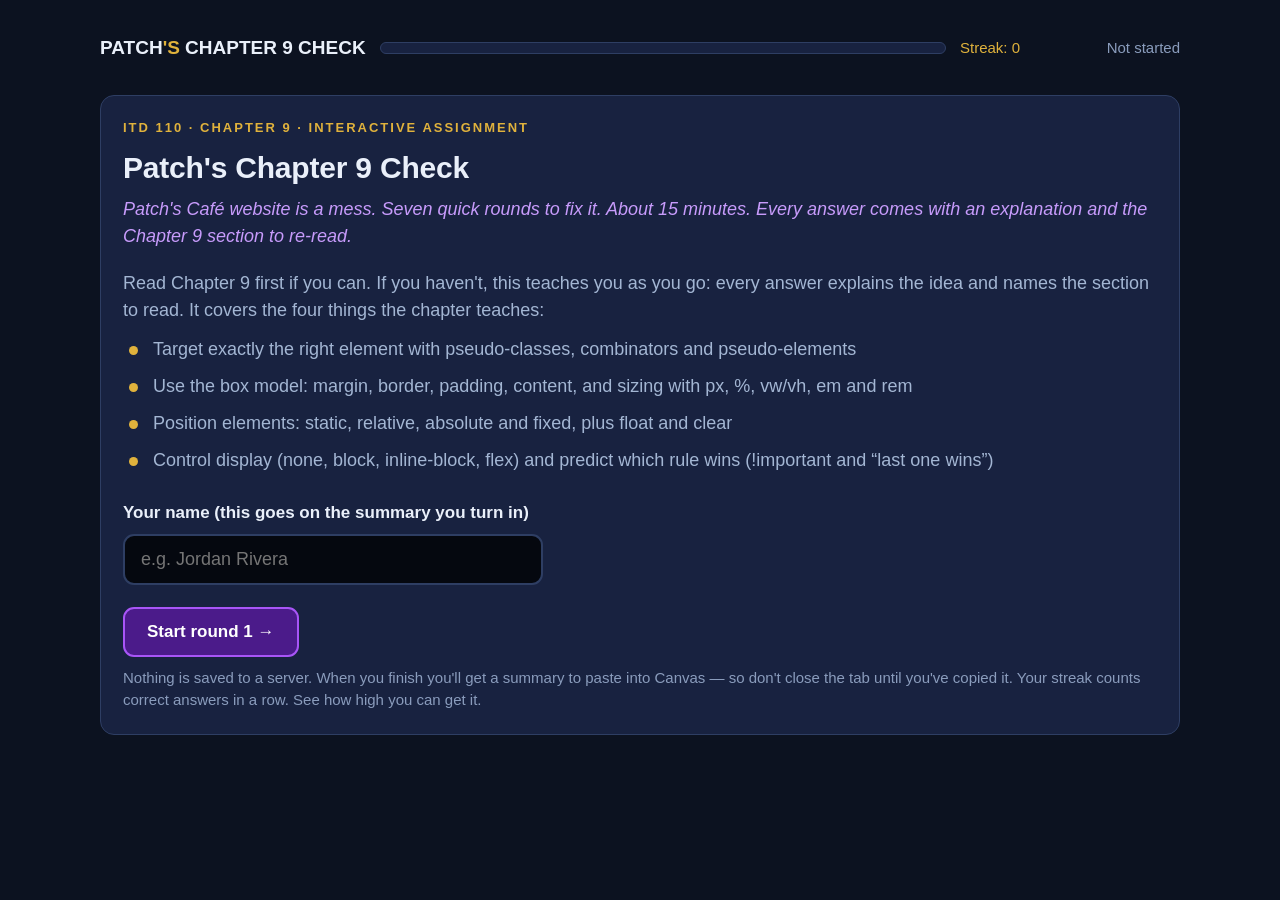
<file: patch-chapter9-check.html>
<!doctype html>
<html lang="en">
<head>
<meta charset="utf-8">
<meta name="viewport" content="width=device-width, initial-scale=1">
<title>Patch's Chapter 9 CSS Check</title>
<style>
:root{
  --bg:#0C1220; --bg2:#05080F; --card:#182240; --card2:#1F2C4E; --line:#2E3E63;
  --txt:#EAF0FA; --dim:#A3B6D3; --mute:#8A9CBC;
  --purple:#A855F7; --purpleL:#C79BFB; --purpleD:#4B1B8A;
  --gold:#E0B23C;
  --ok:#45E39B; --bad:#FF6B87; --warn:#F5BE3E; --blue:#5AAEFF; --teal:#5AD8D8;
  --r:14px;
  --fh:Arial,Helvetica,sans-serif; --fb:Calibri,Candara,"Segoe UI",sans-serif; --fm:Consolas,Menlo,monospace;
}
*{box-sizing:border-box;margin:0;padding:0}
body{background:var(--bg);color:var(--txt);font-family:var(--fb);font-size:18px;line-height:1.5;-webkit-font-smoothing:antialiased}
.wrap{max-width:1120px;margin:0 auto;padding:20px 20px 80px}
h1,h2,h3{font-family:var(--fh);font-weight:700;letter-spacing:-.2px}
button{font-family:inherit;font-size:inherit;color:inherit;cursor:pointer;border:none;background:none}
button:focus-visible,input:focus-visible,textarea:focus-visible{outline:3px solid var(--gold);outline-offset:3px}
.hide{display:none!important}
.sr{position:absolute;width:1px;height:1px;padding:0;margin:-1px;overflow:hidden;clip:rect(0,0,0,0);white-space:nowrap;border:0}
code{font-family:var(--fm);color:var(--teal);font-size:.95em}

header{position:sticky;top:0;z-index:10;background:linear-gradient(180deg,var(--bg) 72%,transparent);padding:14px 0 10px}
.bar{display:flex;align-items:center;gap:14px;flex-wrap:wrap}
.brand{font-family:var(--fh);font-weight:800;font-size:19px}
.brand span{color:var(--gold)}
.prog{flex:1;min-width:180px;height:12px;background:var(--card);border:1px solid var(--line);border-radius:8px;overflow:hidden}
.prog i{display:block;height:100%;width:0;background:linear-gradient(90deg,var(--purple),var(--gold));transition:width .35s}
.pct{font-family:var(--fh);font-size:15px;color:var(--mute);min-width:96px;text-align:right}

.card{background:var(--card);border:1px solid var(--line);border-radius:var(--r);padding:22px}
.panel{margin-top:22px}
.kicker{font-family:var(--fh);font-size:13px;font-weight:700;letter-spacing:2px;color:var(--gold);text-transform:uppercase}
h1.q,h2.q{font-size:30px;margin:8px 0 6px}
.sub{color:var(--purpleL);font-style:italic;font-size:18px;margin-bottom:20px}

.btn{display:inline-flex;align-items:center;gap:10px;background:var(--card2);border:2px solid var(--line);border-radius:11px;padding:13px 22px;font-family:var(--fh);font-weight:700;font-size:17px;transition:.15s}
.btn:hover{border-color:var(--purpleL);background:#26355C}
.btn.primary{background:var(--purpleD);border-color:var(--purple);color:#fff}
.btn.primary:hover{background:#5F27AE}
.btn.gold{border-color:var(--gold);color:var(--gold)}
.row{display:flex;gap:12px;flex-wrap:wrap;align-items:center;margin-top:22px}

.opts{display:grid;gap:12px;margin-top:6px}
.opt{text-align:left;width:100%;background:var(--card2);border:2px solid var(--line);border-radius:12px;padding:15px 18px;transition:.15s;font-size:17px;line-height:1.4}
.opt:hover:not(:disabled){border-color:var(--purpleL)}
.opt.right{border-color:var(--ok);background:rgba(69,227,155,.13)}
.opt.wrong{border-color:var(--bad);background:rgba(255,107,135,.13)}
.opt.right::after{content:"  \2713  correct";color:var(--ok);font-weight:700;font-family:var(--fh);font-size:15px}
.opt.wrong::after{content:"  \2717  not this one";color:var(--bad);font-weight:700;font-family:var(--fh);font-size:15px}
.opt b{font-family:var(--fh);display:block;margin-bottom:3px}

.items{display:flex;flex-wrap:wrap;gap:10px;margin:6px 0 18px}
.chip{background:var(--card2);border:2px solid var(--line);border-radius:999px;padding:9px 18px;font-size:17px;text-align:left}
.chip.active{border-color:var(--gold);background:#2B2410;color:var(--gold);font-weight:700}
.chip.done{opacity:.45}
.chip.right{border-color:var(--ok)}
.chip.wrong{border-color:var(--bad)}

.bins{display:grid;grid-template-columns:repeat(3,1fr);gap:16px}
.bin{border:2px dashed var(--line);border-radius:12px;padding:16px;min-height:150px;text-align:left;width:100%}
.bin:hover{background:rgba(255,255,255,.03)}
.bin h3{font-size:20px;margin-bottom:4px}
.bin p{color:var(--mute);font-size:15px;margin-bottom:10px}
.bin.inl{border-color:var(--teal)} .bin.inl h3{color:var(--teal)}
.bin.int{border-color:var(--gold)} .bin.int h3{color:var(--gold)}
.bin.ext{border-color:var(--purpleL)} .bin.ext h3{color:var(--purpleL)}
.binlist{display:flex;flex-wrap:wrap;gap:8px}
.binlist span{background:var(--card2);border:1px solid var(--line);border-radius:10px;padding:5px 11px;font-size:14px}
.binlist span.ok{border-color:var(--ok);color:var(--ok)}
.binlist span.no{border-color:var(--bad);color:var(--bad)}

.fb{border-radius:12px;padding:15px 18px;margin-top:16px;font-size:17px;border:2px solid}
.fb.good{border-color:var(--ok);background:rgba(69,227,155,.1)}
.fb.bad{border-color:var(--warn);background:rgba(245,190,62,.1)}
.fb b{font-family:var(--fh);display:block;margin-bottom:4px}
.fb.good b{color:var(--ok)} .fb.bad b{color:var(--warn)}

/* round 2: the rule diagram */
.diagwrap{display:grid;grid-template-columns:minmax(300px,520px) 1fr;gap:22px;align-items:start}
.rule{background:var(--bg2);border:2px solid var(--line);border-radius:14px;padding:18px 16px;font-family:var(--fm);font-size:22px;line-height:2.2;white-space:nowrap;overflow-x:auto}
.rule .ind{padding-left:34px}
.rule .sel{color:var(--purpleL)} .rule .prop{color:var(--teal)} .rule .val{color:var(--gold)} .rule .pun{color:var(--txt)}
.badge{display:inline-flex;align-items:center;justify-content:center;width:34px;height:34px;border-radius:50%;background:var(--bg2);border:3px solid var(--gold);color:var(--gold);font-family:var(--fh);font-weight:700;font-size:17px;vertical-align:middle;margin:0 6px;line-height:1}
.badge.on{background:var(--gold);color:#0C1220}
.badge.done{border-color:var(--ok);color:var(--ok)}
.hl{outline:2px solid var(--line);border-radius:6px;padding:0 3px}

.snip{font-family:var(--fm);background:var(--bg2);border:1px solid var(--line);border-radius:10px;padding:12px 16px;margin:0 0 16px;font-size:16px;line-height:1.6;white-space:pre-wrap;color:var(--txt)}

.scores{display:grid;grid-template-columns:repeat(auto-fit,minmax(210px,1fr));gap:14px;margin:20px 0}
.sc{background:var(--card2);border:2px solid var(--line);border-radius:12px;padding:16px}
.sc .n{font-family:var(--fh);font-size:38px;font-weight:700}
.sc .l{color:var(--dim);font-size:15px;margin-top:4px}
.big{font-family:var(--fh);font-size:64px;font-weight:700;color:var(--gold);line-height:1}
.miss{border-left:4px solid var(--warn);padding:12px 0 12px 16px;margin:14px 0}
.miss b{font-family:var(--fh);display:block;color:var(--warn);margin-bottom:3px}
textarea{width:100%;min-height:230px;background:var(--bg2);color:var(--txt);border:2px solid var(--line);border-radius:12px;padding:15px;font-family:var(--fm);font-size:15px;line-height:1.55;resize:vertical}
input[type=text]{background:var(--bg2);color:var(--txt);border:2px solid var(--line);border-radius:11px;padding:13px 16px;font-family:inherit;font-size:18px;width:100%;max-width:420px}
label{display:block;font-family:var(--fh);font-weight:700;margin-bottom:8px;font-size:17px}
ul.plain{list-style:none;display:grid;gap:10px;margin-top:12px}
ul.plain li{padding-left:30px;position:relative;color:var(--dim)}
ul.plain li::before{content:"";position:absolute;left:6px;top:.55em;width:9px;height:9px;border-radius:50%;background:var(--gold)}
.note{color:var(--mute);font-size:15px;margin-top:10px}
@media (max-width:860px){
  body{font-size:17px}
  .bins,.diagwrap{grid-template-columns:1fr}
  h1.q,h2.q{font-size:25px} .big{font-size:52px}
  .rule{font-size:19px}
}
@media print{
  body{background:#fff;color:#000} .noprint{display:none!important}
  .card,.sc{border:1px solid #999;background:#fff}
  .big{color:#000} textarea{background:#fff;color:#000}
}
@media (prefers-reduced-motion:reduce){*{transition:none!important;scroll-behavior:auto!important}}

/* Chapter 9 additions */
.bin.pc{border-color:var(--teal)} .bin.pc h3{color:var(--teal)}
.bin.pe{border-color:var(--gold)} .bin.pe h3{color:var(--gold)}
.bin.cb{border-color:var(--purpleL)} .bin.cb h3{color:var(--purpleL)}
.streak{font-family:var(--fh);font-size:15px;color:var(--gold);min-width:110px}
/* round 2: the box model diagram is itself built with position: relative + absolute */
.bm{position:relative;border:2px dashed var(--mute);border-radius:12px;padding:40px;background:repeating-linear-gradient(45deg,transparent 0 9px,rgba(255,255,255,.035) 9px 18px)}
.bm-b{position:relative;border:12px solid var(--gold);border-radius:6px}
.bm-p{position:relative;background:rgba(168,85,247,.28);padding:40px}
.bm-c{position:relative;background:var(--bg2);border:1px dashed var(--teal);padding:18px 14px;text-align:center;font-family:var(--fh);color:var(--txt)}
.bm .badge{position:absolute;margin:0}
.bm .b1{top:3px;left:3px}
.bm .b2{top:-23px;right:30px}
.bm .b3{top:3px;left:3px}
.bm .b4{top:-17px;right:-17px}
.short{margin-top:16px;background:var(--bg2);border:2px solid var(--line);border-radius:14px;padding:14px 16px;font-family:var(--fm);font-size:21px;line-height:2.2;white-space:nowrap;overflow-x:auto}
.short .prop{color:var(--teal)} .short .val{color:var(--gold)}
.short .badge{display:inline-flex;align-items:center;justify-content:center;width:34px;height:34px;border-radius:50%;background:var(--bg2);border:3px solid var(--gold);color:var(--gold);font-family:var(--fh);font-weight:700;font-size:17px;vertical-align:middle;margin:0 4px;line-height:1}
.short .badge.on{background:var(--gold);color:#0C1220}
.short .badge.done{border-color:var(--ok);color:var(--ok)}
.diagwrap>*{min-width:0}
@media (max-width:520px){.bm{padding:32px 26px}.bm-p{padding:34px 18px}.short{font-size:17px}}
.labgrid{display:grid;grid-template-columns:1fr 1fr;gap:20px;align-items:start}
.labgrid>*{min-width:0}
.sbx{margin-top:12px;background:#F7F3EA;color:#2A2118;border-radius:12px;padding:16px 18px;font-family:Georgia,serif;font-size:16px;line-height:1.45}
.sbx h2{font-size:20px;margin:4px 0 6px;font-family:Georgia,serif;color:#2A2118}
.sbx p{margin:0 0 6px} .sbx ul{margin:0 0 8px 22px} .sbx section{margin-top:8px;padding:6px 10px;background:#EDE5D4;border-radius:8px}
.sbx .lit{outline:3px solid var(--gold);outline-offset:2px;background:rgba(224,178,60,.35);border-radius:4px}
.ctl{display:grid;grid-template-columns:1fr 1fr;gap:10px 14px;margin-bottom:14px}
.cg label{font-size:14px;margin-bottom:4px} .cg code{color:var(--teal)}
select{width:100%;background:var(--bg2);color:var(--txt);border:2px solid var(--line);border-radius:10px;padding:9px 10px;font-family:var(--fm);font-size:16px}
select:focus-visible{outline:3px solid var(--gold);outline-offset:2px}
.stage{position:relative;background:#F7F3EA;color:#2A2118;border-radius:12px;padding:18px;min-height:340px;font-family:Georgia,serif;font-size:15px;line-height:1.45;overflow:hidden}
.stage p{margin:0 0 6px}
.mcard{background:#fff;border:2px solid #C9B99A;border-radius:10px;padding:12px 14px;margin:0 0 14px;width:78%}
.mtag{background:#7C3AED;color:#fff;font-family:Arial,sans-serif;font-weight:700;font-size:13px;padding:3px 9px;border-radius:999px}
.mphoto{width:90px;height:90px;background:#C58B55;color:#fff;border-radius:8px;display:flex;align-items:center;justify-content:center;font-family:Arial,sans-serif;font-size:13px;margin:0 10px 6px}
.mfoot{background:#2A2118;color:#F7F3EA;font-family:Arial,sans-serif;font-size:13px;padding:6px 10px;border-radius:6px;margin-top:6px}
@media (max-width:860px){.labgrid{grid-template-columns:1fr}}
.read{display:block;margin-top:6px;color:var(--purpleL);font-size:15px;font-style:italic}
</style>
</head>
<body>
<div class="wrap">

<header class="noprint">
  <div class="bar">
    <div class="brand">PATCH<span>'S</span> CHAPTER 9 CHECK</div>
    <div class="prog" role="progressbar" aria-label="Progress" aria-valuemin="0" aria-valuemax="7" aria-valuenow="0" id="pwrap"><i id="pbar"></i></div>
    <div class="streak" id="streak" aria-live="off">Streak: 0</div>
    <div class="pct" id="pct">Not started</div>
  </div>
</header>

<main>
<!-- ============ START ============ -->
<section id="start" class="card panel">
  <div class="kicker">ITD 110 &middot; Chapter 9 &middot; Interactive assignment</div>
  <h1 class="q">Patch's Chapter 9 Check</h1>
  <p class="sub">Patch's Caf&eacute; website is a mess. Seven quick rounds to fix it. About 15 minutes. Every answer comes with an explanation and the Chapter 9 section to re-read.</p>
  <p style="color:var(--dim)">Read Chapter 9 first if you can. If you haven't, this teaches you as you go: every answer explains the idea and names the section to read. It covers the four things the chapter teaches:</p>
  <ul class="plain">
    <li>Target exactly the right element with pseudo-classes, combinators and pseudo-elements</li>
    <li>Use the box model: margin, border, padding, content, and sizing with px, %, vw/vh, em and rem</li>
    <li>Position elements: static, relative, absolute and fixed, plus float and clear</li>
    <li>Control display (none, block, inline-block, flex) and predict which rule wins (!important and &ldquo;last one wins&rdquo;)</li>
  </ul>
  <div style="margin-top:26px">
    <label for="nm">Your name (this goes on the summary you turn in)</label>
    <input type="text" id="nm" placeholder="e.g. Jordan Rivera" autocomplete="name">
  </div>
  <div class="row"><button class="btn primary" id="go">Start round 1 &rarr;</button></div>
  <p class="note">Nothing is saved to a server. When you finish you'll get a summary to paste into Canvas &mdash; so don't close the tab until you've copied it. Your streak counts correct answers in a row. See how high you can get it.</p>
</section>

<!-- ============ ROUNDS ============ -->
<section id="round" class="card panel hide" aria-labelledby="rq">
  <div class="kicker" id="rk"></div>
  <h2 class="q" id="rq" tabindex="-1"></h2>
  <p class="sub" id="rs"></p>
  <div id="rbody"></div>
  <div id="fb" aria-live="polite"></div>
  <div class="row"><button class="btn primary hide" id="next">Next &rarr;</button></div>
</section>

<!-- ============ RESULTS ============ -->
<section id="done" class="card panel hide" aria-labelledby="dTitle">
  <div class="kicker">Finished</div>
  <h2 class="q" id="dTitle" tabindex="-1">Nice work.</h2>
  <p class="sub" id="dSub"></p>
  <div style="display:flex;align-items:center;gap:26px;flex-wrap:wrap">
    <div><div class="big" id="dScore">0%</div><div style="color:var(--mute);font-size:15px">overall</div></div>
    <div id="dMsg" style="flex:1;min-width:260px;color:var(--dim)"></div>
  </div>
  <div class="scores" id="dScores"></div>
  <h3 style="font-size:22px;margin-top:26px">Worth another look</h3>
  <div id="dMiss"></div>
  <h3 style="font-size:22px;margin-top:30px">Turn this in</h3>
  <p style="color:var(--dim);margin-bottom:12px">Answer the one reflection question inside the box, then copy everything and paste it into the Canvas assignment, or use Print to save it as a PDF.</p>
  <label for="dOut" class="sr">Completion summary</label>
  <textarea id="dOut" style="min-height:340px"></textarea>
  <div class="row noprint">
    <button class="btn primary" id="copy">Copy summary</button>
    <button class="btn gold" onclick="window.print()">Print / save as PDF</button>
    <button class="btn" id="again">Start over</button>
  </div>
</section>
</main>

</div>
<script>
"use strict";
/* ------------------------------------------------------------------ data */
const OBJ = {
  A:"Target elements with pseudo-classes, combinators and pseudo-elements",
  B:"Use the box model and size elements",
  C:"Position elements (static, relative, absolute, fixed, float, clear)",
  D:"Control display and predict which rule wins"
};

/* Round 1: [label, bin, why, isCode] */
const R1 = {
  obj:"A", q:"Pseudo-class, pseudo-element or combinator?",
  sub:"Patch's menu page uses all three. Click an item, then click the bin it belongs in.",
  bins:[["pc","PSEUDO-CLASS","One colon. Picks an element by its state or its position."],
        ["pe","PSEUDO-ELEMENT","Two colons. Styles a PART of an element, or adds decoration."],
        ["cb","COMBINATOR","A space, >, + or ~. Links two selectors by family relationship."]],
  names:{pc:"a pseudo-class",pe:"a pseudo-element",cb:"a combinator"},
  items:[
    ["ul li:first-child","pc","Pseudo-class. :first-child picks an element by its POSITION: the first child of its parent. One colon. (Chapter 9, Table 9-1 and “Apply Contextual Formatting with Pseudo-Classes”)",1],
    ["p::first-letter","pe","Pseudo-element. ::first-letter styles only a PART of the paragraph, its first letter, which is how you build a drop cap. Two colons. (Table 9-3)",1],
    ["div > h2","cb","Combinator. The > is the child selector: h2 elements that are direct children of a div. (Table 9-2)",1],
    ["a:hover","pc","Pseudo-class. :hover is a STATE: the element only matches while the pointer is over it. (Table 9-1)",1],
    ["h1 + p","cb","Combinator. The + is the adjacent sibling selector: the p that comes immediately after an h1. (Table 9-2)",1],
    ["::selection","pe","Pseudo-element. ::selection styles the part of the page the visitor has highlighted by dragging. (Table 9-3)",1],
  ]
};

/* Round 2: the box model diagram */
const R2 = {
  obj:"B", q:"Label Patch's box",
  sub:"Every element is a box. Click a numbered badge, then choose what that part is. (Fun fact: the badges are placed with position: absolute inside position: relative boxes.)",
  parts:[
    {n:1,name:"Margin",why:"Margin is the clear space OUTSIDE the border. It pushes neighbors away and has no background color. (Chapter 9, “Understanding the CSS Box Model”)"},
    {n:2,name:"Border",why:"The border is the line around the box, between padding and margin. Set border: none; to hide it."},
    {n:3,name:"Padding",why:"Padding is the space INSIDE the border, between the border and the content. It takes the element's background color."},
    {n:4,name:"Content",why:"Content is the text or image itself. By default, width and height size only this part (content-box)."},
    {n:5,name:"The bottom side",why:"Four values go clockwise from the top: top, right, bottom, left. The third value, 15px, is the bottom. (“Set Margins, Borders, and Padding Using Shorthand Properties”)"},
    {n:6,name:"The left side",why:"Clockwise from the top: top, right, bottom, LEFT. The fourth value is always the left side. Remember TRouBLe."}
  ],
  pool:["Margin","Border","Padding","Content","The bottom side","The left side"]
};

/* Round 3: match positioning terms */
const R3 = {
  obj:"C", q:"Match the positioning term",
  sub:"Patch wants a price tag pinned on each card and a cart button that never scrolls away. First, know your tools. Click a term, then click its definition.",
  pairs:[
    ["position: static","The default. Elements appear in the order they are written in the HTML","top, right, bottom and left do nothing on a static element. (“Understanding CSS Positioning Essentials”)"],
    ["position: relative","Moves an element from its normal spot, but its original space stays reserved","Other elements do not slide into the gap, so big moves leave holes. Use it for small nudges, and to make a parent a positioned ancestor. (“Understanding CSS Positioning Essentials”: Relative Positioning)"],
    ["position: absolute","Places an element measured from its nearest positioned ancestor","If no ancestor is positioned, it is measured from the initial containing block, which means the whole page. (“Understanding CSS Positioning Essentials”: Absolute Positioning)"],
    ["position: fixed","Keeps an element in the same spot in the viewport even while the page scrolls","Use it for things that must always be visible, like a back-to-top button. (“Fix an Element in Place in the Viewport”)"],
    ["float: right","Moves an element to the right edge and lets text wrap around its left side","float takes left, right or inherit. There is no float: center. (“Float an Element Beside Another Element”)"],
    ["clear: both","Moves an element down below floated elements on either side","clear takes left, right, both, inherit or none. none is the default, so you never need to type it."],
  ]
};

/* Round 4: which selector? */
const R4 = {
  obj:"A", q:"Which selector would you write?",
  sub:"Four jobs on Patch's menu page. Pick the selector that targets exactly what is asked, no more and no less.",
  cases:[
    {q:"Bold only the FIRST item in each unordered list on the menu.",
     opts:[["ul li:first-child",1],["ul:first-child li",0],["ul li::first",0],["ul + li",0]],
     why:"The pseudo-class goes on the element you want to style: li:first-child. ul:first-child li would style every li inside a ul that is itself a first child. Re-read “Apply Contextual Formatting with Pseudo-Classes.”"},
    {q:"Zebra stripes: shade every SECOND menu item (2, 4, 6…).",
     opts:[["ul li:nth-child(2)",0],["ul li:nth-child(2n)",1],["ul li:second-child",0],["ul li + li",0]],
     why:"2n means every multiple of 2. Plain (2) hits only the second item. :second-child does not exist, and li + li would hit every item except the first."},
    {q:"Style h2 elements that are DIRECT children of the div, but not h2s buried deeper inside a section in that div.",
     opts:[["div h2",0],["div > h2",1],["div + h2",0],["div ~ h2",0]],
     why:"> is the child selector: one level down only. A space (descendant) would also catch the deeper h2s. + and ~ select siblings, not children. Table 9-2."},
    {q:"Give EVERY paragraph that follows an h2 (in the same parent) a left indent, not just the first one.",
     opts:[["h2 + p",0],["h2 ~ p",1],["h2 p",0],["h2 > p",0]],
     why:"~ is the general sibling selector: all following siblings. + stops at the one paragraph right after the h2. h2 p and h2 > p look for paragraphs INSIDE the h2, and there are none. Table 9-2."},
  ]
};

/* Round 5: where does it land? */
const R5 = {
  obj:"C", q:"Where does it land?",
  sub:"Read the code, then predict where the browser actually puts the element. This is the round people miss most.",
  cases:[
    {q:"Where does the box move?",
     code:".box {\n  position: relative;\n  top: 30px;\n  left: 20px;\n}",
     opts:[["30px down and 20px to the RIGHT; its old space stays empty",1],["30px up and 20px to the left",0],["To the top-left corner of the page",0],["Nowhere. top and left need position: absolute",0]],
     why:"top: 30px means 30px away from where its top edge was, so it moves DOWN. left: 20px pushes it away from its left edge, so it moves RIGHT. The browser keeps its old space reserved. (“Understanding CSS Positioning Essentials”: Relative Positioning)"},
    {q:"Patch's price tag sits inside a menu card. Where does the tag go?",
     code:".card { position: relative; }\n.tag  { position: absolute; top: 10px; right: 10px; }\n\n<div class=\"card\"> ... <span class=\"tag\">$4</span> </div>",
     opts:[["10px in from the top-right corner of the CARD",1],["10px in from the top-right corner of the page",0],["10px down and 10px left of where the span was",0],["It disappears",0]],
     why:"The card has position: relative, so it is the tag's nearest positioned ancestor. This pair, relative parent and absolute child, is the most useful positioning pattern you will write."},
    {q:"The visitor scrolls down a long menu. Where is the .keep button?",
     code:".keep {\n  position: fixed;\n  left: 0;\n  bottom: 0;\n  padding: 10px;\n}",
     opts:[["Still in the lower-left corner of the window",1],["At the bottom of the page; you scroll down to reach it",0],["Back at the top of the page",0],["Wherever it was in the HTML",0]],
     why:"fixed is measured from the viewport, not the document, so it stays on screen while the page scrolls. (“Fix an Element in Place in the Viewport”)"},
    {q:"What does the photo do to the paragraph that follows it?",
     code:"img.dish { float: right; }\n\n<img class=\"dish\" src=\"latte.jpg\" alt=\"Latte\">\n<p>Our latte is made with...</p>",
     opts:[["The photo moves to the right and the text wraps down its left side",1],["The photo moves right and the text starts below it",0],["The photo is centered",0],["The text floats right too",0]],
     why:"A floated element moves to one side and the following content wraps around it. To stop the wrap, put clear on the element that should start below. (“Float an Element Beside Another Element”)"},
  ]
};

/* Round 6: size it */
const R6 = {
  obj:"B", q:"Size it right",
  sub:"Patch's cards keep coming out the wrong size. Do the math. Scratch paper is allowed.",
  cases:[
    {q:"How wide is this card on screen?",
     code:".card {\n  box-sizing: border-box;\n  width: 300px;\n  padding: 20px;\n  border: 5px solid;\n}",
     opts:[["300px",1],["340px",0],["350px",0],["360px",0]],
     why:"border-box makes width include the padding and the border, so the box is exactly 300px. With the default content-box it would be 300 + 40 + 10 = 350px. (“Choose Whether to Size the Content Box or the Border Box”)"},
    {q:"Same card, but with no box-sizing line (the default). How wide is it?",
     code:".card {\n  width: 300px;\n  padding: 20px;\n  border: 5px solid;\n}",
     opts:[["300px",0],["320px",0],["350px",1],["345px",0]],
     why:"Default content-box: width is only the content. Add 20px padding on each side (40) and a 5px border on each side (10). 300 + 40 + 10 = 350."},
    {q:"How much padding is on the BOTTOM?",
     code:"padding: 20px 5px 10px;",
     opts:[["20px",0],["5px",0],["10px",1],["None",0]],
     why:"Three values mean top, then left-and-right, then bottom. So: 20px top, 5px on the sides, 10px bottom. The chapter says four values are easiest to read."},
    {q:"The root font size is 16px. How big is 1.5rem?",
     opts:[["16px",0],["24px",1],["1.5px",0],["150% of the parent",0]],
     why:"rem is relative to the ROOT (html) font size: 1.5 × 16 = 24px. em is relative to the CURRENT element's font size instead. Table 9-4."},
  ]
};

/* Round 7: display and who wins */
const R7 = {
  obj:"D", q:"Display it, and who wins?",
  sub:"Last round. Show, hide and line things up, then settle the arguments between rules.",
  cases:[
    {q:"Patch wants to hide the “Sold out” banner completely so it takes up no space. Which rule goes in .hide?",
     opts:[["display: none;",1],["display: hidden;",0],["position: static;",0],["float: none;",0]],
     why:"display: none removes the element from the page entirely. hidden is not a display value. Table 9-5 and “Control the Display of an Element,” where the chapter builds this exact .hide class."},
    {q:"You need badges that sit side by side on one line, but you also need to set their width and height. Which display value?",
     opts:[["inline",0],["inline-block",1],["block",0],["none",0]],
     why:"inline-block stays on the line like inline, but lets you set width and height. Plain inline ignores width and height. Table 9-5."},
    {q:"What color AND weight are the definition terms?",
     code:"dt {\n  color: red !important;\n  font-weight: 900;\n}\ndt {\n  color: blue;\n  font-weight: 400;\n}",
     opts:[["red, weight 400",1],["blue, weight 400",0],["red, weight 900",0],["blue, weight 900",0]],
     why:"!important only protects the ONE declaration it is on. color stays red; font-weight follows the normal rule, last one wins, so 400. This is the chapter's exact example. (“Override CSS by Using the !important Declaration”)"},
  ]
};

/* ------------------------------------------------------------------ state */

/* ------------------------------------------------------------------ LAB rounds: learn by doing */
const SBX_HTML =
'<div class="menu">\n  <p class="hours">Open 7 to 3 daily</p>\n  <h2>Today\'s Menu</h2>\n  <p>Everything is made fresh each morning.</p>\n  <p>Ask about oat, almond and soy milk.</p>\n  <ul class="drinks">\n    <li>Oat latte</li>\n    <li>Cold brew</li>\n    <li>Chai latte</li>\n    <li>Hot chocolate</li>\n    <li>Matcha latte</li>\n    <li>Drip coffee</li>\n  </ul>\n  <section class="specials">\n    <h2>Weekend Specials</h2>\n    <ul>\n      <li>Maple scone</li>\n      <li>Lavender lemonade</li>\n    </ul>\n  </section>\n</div>';

const L1 = {
  obj:"A", lab:"sel", q:"Selector Lab",
  sub:"Learn by doing. Type a selector and watch Patch's mini page: everything it matches lights up gold. When exactly the right elements glow, press Check. Wrong guesses are free to try live; only Check counts.",
  cases:[
    {task:"Light up every drink in the drinks list, and nothing in the weekend specials.", want:".drinks li",
     hint:"Plain li also catches the two specials. Start with the class of the list, then a SPACE, then li. The space means “anywhere inside” — the descendant combinator.",
     why:"A space is the descendant combinator: .drinks li means every li anywhere inside the element with class drinks. (Table 9-2)"},
    {task:"Light up only the FIRST drink.", want:".drinks li:first-child",
     hint:"Add a pseudo-class to the end of your last selector. It describes a position: the first child. One colon.",
     why:":first-child is a pseudo-class for position. On its own, li:first-child would also catch Maple scone, the first li in the specials list. (“Apply Contextual Formatting with Pseudo-Classes”)"},
    {task:"Zebra stripes: light up every SECOND drink (2, 4, 6).", want:".drinks li:nth-child(2n)",
     hint:"The pseudo-class is :nth-child( ). Inside the parentheses, 2 means only the second one; you want every multiple of 2.",
     why:":nth-child(2n) picks 2, 4, 6 and so on. :nth-child(2) only picks the second. :nth-child(even) does the same as 2n. (“Apply Contextual Formatting with Pseudo-Classes”)"},
    {task:"Light up only the h2 that is a DIRECT child of .menu — not Weekend Specials.", want:".menu > h2",
     hint:"Typing h2 or .menu h2 catches both headings, because Weekend Specials is inside a section inside .menu. You need the combinator that only goes one level down.",
     why:"> is the child combinator: one level down only. Weekend Specials is a grandchild of .menu, so .menu > h2 skips it. (Table 9-2, “Target an Element with a Child Selector”)"},
    {task:"Light up only the paragraph IMMEDIATELY after the Today's Menu heading.", want:"h2 + p",
     hint:"You want the next sibling only. The adjacent sibling combinator is a plus sign between two selectors.",
     why:"+ is the adjacent sibling combinator: the p that comes right after an h2, sharing the same parent. (Table 9-2)"},
    {task:"Now light up EVERY paragraph that comes after that heading in the same parent — but not the opening-hours line above it.", want:"h2 ~ p",
     hint:"Change one character in your last answer. The general sibling combinator is the tilde (~).",
     why:"~ is the general sibling combinator: every following sibling, not just the next one. (Table 9-2, “Target an Element with a General Sibling Selector”)"}
  ]
};

const L2 = {
  obj:"C", lab:"pos", q:"Position Lab",
  sub:"Learn by doing. Change the settings and watch the mini page move. When it matches the job, press Check. The mini page plays the part of the whole web page, the initial containing block.",
  cases:[
    {task:"Pin the $4 tag in the top-right corner of its CARD, 10px in from the top and the right.",
     ok:s=>s.card==="relative"&&s.tag==="absolute"&&s.top==="10px"&&s.right==="10px",
     hint:"The tag needs absolute. But absolute is measured from the nearest POSITIONED ancestor, so the card needs a position other than static too.",
     why:"position: relative on the card makes it the tag's nearest positioned ancestor; position: absolute with top and right on the tag pins it to the card's corner. (“Understanding CSS Positioning Essentials”)"},
    {task:"Now break it on purpose: make the tag fly to the top-right corner of the whole mini PAGE (top 0, right 0).",
     ok:s=>s.card==="static"&&s.tag==="absolute"&&s.top==="0px"&&s.right==="0px",
     hint:"Keep the tag absolute, but take away the card's position. With no positioned ancestor, absolute is measured from the page.",
     why:"With no positioned ancestor, an absolute element is measured from the initial containing block, the box holding the whole page. That is why price tags “fly away” when the card loses position: relative."},
    {task:"Nudge the tag 10px DOWN from where it normally sits, without moving anything else on the card.",
     ok:s=>s.tag==="relative"&&s.top==="10px"&&(s.right==="auto"||s.right==="0px"),
     hint:"You want to move it from its NORMAL spot and keep its space reserved. That is relative positioning, with only top set.",
     why:"position: relative moves an element from its normal position, and the browser keeps its original space reserved, so nothing else shifts. (“Understanding CSS Positioning Essentials”: Relative Positioning)"},
    {task:"Float the photo to the RIGHT so the story text wraps around it, then make the footer start BELOW the photo.",
     ok:s=>s.float==="right"&&(s.clear==="both"||s.clear==="right"),
     hint:"Two settings: float on the photo, and clear on the footer. clear: both moves an element below floats on either side.",
     why:"float: right moves the photo to the right edge and lets text wrap around it; clear on the footer pushes it below the float. (“Float an Element Beside Another Element”)"}
  ]
};

function labFrame(R, render, check, reveal, after){
  /* shared retry logic: correct if solved in 2 Checks or fewer; "Show me" after 3 misses */
  const b = $("#rbody"); let idx = 0;
  function step(){
    b.innerHTML=""; clearFb();
    const cs = R.cases[idx]; let tries = 0, settled = false;
    const count = el("p","note","Challenge "+(idx+1)+" of "+R.cases.length); count.style.margin="0 0 8px"; b.appendChild(count);
    const q = el("p","", esc(cs.task)); q.style.cssText="font-size:20px;margin-bottom:16px;color:var(--txt)"; b.appendChild(q);
    const area = el("div"); b.appendChild(area);
    render(area, cs);
    const row = el("div","row"); const chk = el("button","btn primary","Check"); const show = el("button","btn hide","Show me");
    row.appendChild(chk); row.appendChild(show); b.appendChild(row);
    function finishCase(ok, title){
      if(settled) return; settled = true;
      score(R.obj, ok, R.q+": "+cs.task, cs.why);
      chk.disabled = true; show.classList.add("hide"); after && after(area);
      feedback(ok, title, cs.why);
      idx++;
      const nx = $("#next");
      if(idx<R.cases.length){ nx.textContent="Next challenge →"; nx.classList.remove("hide"); nx.onclick=()=>{ nx.classList.add("hide"); step(); }; nx.focus(); }
      else showNext(R===ROUNDS[ROUNDS.length-1]);
    }
    chk.onclick = ()=>{
      const r = check(area, cs);
      if(r===null) return;
      tries++;
      if(r) finishCase(tries<=2, tries<=2 ? "Got it" : "Got it (counted as a miss: it took "+tries+" tries)");
      else {
        feedback(false, "Not yet — try "+(tries+1), (tries===1?"Hint: ":"")+cs.hint);
        if(tries>=3) show.classList.remove("hide");
      }
    };
    show.onclick = ()=>{ reveal(area, cs); finishCase(false, "Here's the answer"); };
  }
  step();
}

function drawSelLab(){
  labFrame(L1,
    (area, cs)=>{
      const wrap = el("div","labgrid");
      const src = el("pre","snip", esc(SBX_HTML)); src.setAttribute("aria-label","The HTML of Patch's mini page");
      const right = el("div");
      const sbx = el("div","sbx", SBX_HTML); sbx.setAttribute("aria-label","Preview of Patch's mini page. Matching elements are outlined in gold.");
      const lab = el("label","", "Your selector"); lab.setAttribute("for","selIn");
      const inp = el("input"); inp.type="text"; inp.id="selIn"; inp.autocomplete="off"; inp.spellcheck=false; inp.placeholder="type a selector, e.g. p";
      inp.style.fontFamily="var(--fm)";
      const live = el("p","note",""); live.setAttribute("aria-live","polite");
      right.appendChild(lab); right.appendChild(inp); right.appendChild(live); right.appendChild(sbx);
      wrap.appendChild(src); wrap.appendChild(right); area.appendChild(wrap);
      const upd = ()=>{
        sbx.querySelectorAll(".lit").forEach(x=>x.classList.remove("lit"));
        const v = inp.value.trim(); if(!v){ live.textContent="Nothing typed yet."; return; }
        try{ const m = sbx.querySelectorAll(v); m.forEach(x=>x.classList.add("lit")); live.textContent = m.length+" element"+(m.length===1?"":"s")+" match."; }
        catch(e){ live.textContent="That isn't a valid selector yet. Keep typing."; }
      };
      inp.addEventListener("input", upd);
      inp.addEventListener("keydown", e=>{ if(e.key==="Enter") area.parentNode.querySelector(".btn.primary").click(); });
      area._inp = inp; area._sbx = sbx; area._upd = upd; upd(); setTimeout(()=>inp.focus(),50);
    },
    (area, cs)=>{
      const v = area._inp.value.trim();
      if(!v){ feedback(false,"Type a selector first","Type into the box, watch what lights up, then press Check."); return null; }
      let got; try{ got = [...area._sbx.querySelectorAll(v)]; }catch(e){ feedback(false,"Not a valid selector","Check the spelling, the dots on class names, and the colons."); return null; }
      const want = [...area._sbx.querySelectorAll(cs.want)];
      return got.length===want.length && got.every(x=>want.includes(x));
    },
    (area, cs)=>{ area._inp.value = cs.want; area._upd(); },
    (area)=>{ area._inp.disabled = true; }
  );
}

const POS_OPTS = {card:["static","relative"], tag:["static","relative","absolute"], top:["auto","0px","10px","30px"], right:["auto","0px","10px","30px"], float:["none","left","right"], clear:["none","left","right","both"]};
const POS_LABEL = {card:".card { position }", tag:".tag { position }", top:".tag { top }", right:".tag { right }", float:".photo { float }", clear:"footer { clear }"};
function drawPosLab(){
  labFrame(L2,
    (area, cs)=>{
      const wrap = el("div","labgrid");
      const ctl = el("div","ctl");
      const st = {card:"static",tag:"static",top:"auto",right:"auto",float:"none",clear:"none"};
      const stage = el("div","stage",
        '<div class="mcard"><b>Oat Latte</b><br>Double espresso and steamed oat milk. <span class="mtag">$4</span> Served all day.</div>'
       +'<div class="mphoto" role="img" aria-label="Photo of a latte">photo</div>'
       +'<p>Patch opened the caf&eacute; in an old bike shop with one espresso machine and three tables.</p>'
       +'<p>Every drink is pulled by hand.</p>'
       +'<div class="mfoot">footer</div>');
      const apply = ()=>{
        const c = stage.querySelector(".mcard"), t = stage.querySelector(".mtag"), ph = stage.querySelector(".mphoto"), f = stage.querySelector(".mfoot");
        c.style.position = st.card; t.style.position = st.tag; t.style.top = st.top; t.style.right = st.right;
        ph.style.float = st.float; f.style.clear = st.clear;
        css.textContent = ".card  { position: "+st.card+"; }\n.tag   { position: "+st.tag+"; top: "+st.top+"; right: "+st.right+"; }\n.photo { float: "+st.float+"; }\nfooter { clear: "+st.clear+"; }";
      };
      Object.keys(POS_OPTS).forEach(k=>{
        const id = "pl-"+k;
        const lab = el("label","", "<code>"+esc(POS_LABEL[k])+"</code>"); lab.setAttribute("for",id);
        const s = el("select"); s.id = id;
        POS_OPTS[k].forEach(v=>{ const o = el("option","",v); o.value=v; s.appendChild(o); });
        s.value = st[k]; s.onchange = ()=>{ st[k]=s.value; apply(); };
        const g = el("div","cg"); g.appendChild(lab); g.appendChild(s); ctl.appendChild(g);
      });
      const css = el("pre","snip",""); css.setAttribute("aria-live","polite"); css.setAttribute("aria-label","The CSS your settings produce");
      const left = el("div"); left.appendChild(ctl); left.appendChild(css);
      wrap.appendChild(left); wrap.appendChild(stage); area.appendChild(wrap);
      area._st = st; area._apply = apply; area._ctl = ctl; apply();
    },
    (area, cs)=> cs.ok(area._st),
    (area, cs)=>{
      const answers = [{card:"relative",tag:"absolute",top:"10px",right:"10px"},{card:"static",tag:"absolute",top:"0px",right:"0px"},{tag:"relative",top:"10px",right:"auto"},{float:"right",clear:"both"}];
      const a = answers[L2.cases.indexOf(cs)];
      Object.assign(area._st, a); Object.keys(a).forEach(k=>{ area._ctl.querySelector("#pl-"+k).value = a[k]; }); area._apply();
    },
    (area)=>{ area._ctl.querySelectorAll("select").forEach(s=>s.disabled=true); }
  );
}

const ROUNDS = [R1,R2,R3,R4,R5,R6,R7];
let ri = 0, student = "", misses = [], streak = 0, best = 0;
let tally = {A:{c:0,t:0},B:{c:0,t:0},C:{c:0,t:0},D:{c:0,t:0}};

const $ = s => document.querySelector(s);
const el = (t,c,h) => { const e=document.createElement(t); if(c)e.className=c; if(h!==undefined)e.innerHTML=h; return e; };
const esc = s => String(s).replace(/[&<>"]/g,m=>({"&":"&amp;","<":"&lt;",">":"&gt;",'"':"&quot;"}[m]));

function score(obj, right, label, why){
  tally[obj].t++; if(right) tally[obj].c++;
  if(right){ streak++; if(streak>best) best=streak; } else streak = 0;
  $("#streak").textContent = "Streak: "+streak+(streak>=5?" ★":"");
  if(!right) misses.push({label, why});
}
function progress(){
  const total = ROUNDS.length, done = ri;
  $("#pbar").style.width = (done/total*100)+"%";
  $("#pwrap").setAttribute("aria-valuenow", done);
  $("#pct").textContent = done>=total?"Complete":"Round "+(done+1)+" of "+total;
}
function feedback(good, title, body){
  const f = $("#fb"); f.innerHTML="";
  f.appendChild(el("div","fb "+(good?"good":"bad"),"<b>"+esc(title)+"</b>"+esc(body)));
}
function clearFb(){ $("#fb").innerHTML=""; }
function showNext(last){
  const b = $("#next"); b.classList.remove("hide");
  b.textContent = last ? "See my results →" : "Next round →";
  b.onclick = advance;
  b.focus();
}

/* ------------------------------------------------------------------ round 1: sort into three bins */
function drawR1(){
  const b = $("#rbody"); b.innerHTML="";
  let sel = null, done = 0;
  const items = el("div","items");
  R1.items.forEach((it,i)=>{
    const c = el("button","chip", it[3] ? "<code>"+esc(it[0])+"</code>" : esc(it[0]));
    c.setAttribute("aria-pressed","false");
    c.onclick = ()=>{ if(c.classList.contains("done"))return;
      items.querySelectorAll(".chip").forEach(x=>{x.classList.remove("active");x.setAttribute("aria-pressed","false");});
      c.classList.add("active"); c.setAttribute("aria-pressed","true"); sel = {i,c}; clearFb(); };
    items.appendChild(c);
  });
  b.appendChild(items);
  const bins = el("div","bins");
  R1.bins.forEach(k=>{
    const d = el("button","bin "+k[0], "<h3>"+k[1]+"</h3><p>"+esc(k[2])+"</p>");
    d.setAttribute("aria-label","Put the selected item in the "+k[1].toLowerCase()+" bin");
    const list = el("div","binlist"); d.appendChild(list);
    d.onclick = ()=>{
      if(!sel){ feedback(false,"Pick an item first","Click one of the items above, then click a bin."); return; }
      const it = R1.items[sel.i], right = it[1]===k[0];
      score(R1.obj, right, "Sort: "+it[0], it[2]);
      list.appendChild(el("span", right?"ok":"no", (right?"✓ ":"✗ ")+esc(it[0].length>34?it[0].slice(0,32)+"…":it[0])));
      sel.c.classList.add("done", right?"right":"wrong"); sel.c.classList.remove("active"); sel.c.disabled = true;
      feedback(right, right?"Correct":"Not quite. It's "+R1.names[it[1]], it[2]);
      sel=null; done++;
      if(done===R1.items.length) showNext(false);
    };
    bins.appendChild(d);
  });
  b.appendChild(bins);
}

/* ------------------------------------------------------------------ round 2: box model diagram */
function boxHTML(){
  const bd = (n,c) => '<button class="badge '+(c||'')+'" data-n="'+n+'" aria-label="Part '+n+'">'+n+'</button>';
  return '<div role="group" aria-label="A box model diagram with four nested layers numbered 1 to 4 from the outside in, and a padding shorthand line with two numbered values, 5 and 6.">'
   + '<div class="bm">'+bd(1,'b1')
   +   '<div class="bm-b">'+bd(2,'b2')
   +     '<div class="bm-p">'+bd(3,'b3')
   +       '<div class="bm-c">'+bd(4,'b4')+'Patch\'s Caf&eacute;<br><span style="color:var(--mute);font-size:15px">Today\'s special: oat latte</span></div>'
   +     '</div></div></div>'
   + '<div class="short"><span class="prop">padding</span>: <span class="val">5px 10px</span> '+bd(5)+'<span class="val">15px</span> '+bd(6)+'<span class="val">20px</span>;</div>'
   + '</div>'
   + '<p class="note">Badges 1&ndash;4 sit on the layers of the box, from the outside in. Badges 5 and 6 sit just before a value in the shorthand line.</p>';
}
function drawR2(){
  const b = $("#rbody"); b.innerHTML="";
  const wrap = el("div","diagwrap");
  const left = el("div","", boxHTML());
  const right = el("div");
  const prompt = el("p","", "Click a numbered badge.");
  prompt.style.cssText="color:var(--dim);margin-bottom:12px";
  const opts = el("div","opts");
  right.appendChild(prompt); right.appendChild(opts);
  wrap.appendChild(left); wrap.appendChild(right); b.appendChild(wrap);

  let current = null, done = 0;
  const badges = left.querySelectorAll(".badge");
  function pick(g){
    if(g.classList.contains("done")) return;
    badges.forEach(x=>x.classList.remove("on"));
    g.classList.add("on"); current = +g.dataset.n; clearFb();
    prompt.textContent = "Part "+current+" is…";
    opts.innerHTML="";
    R2.pool.forEach(name=>{
      const o = el("button","opt","<b>"+esc(name)+"</b>");
      o.onclick = ()=>{
        const part = R2.parts.find(p=>p.n===current);
        const ok = part.name===name;
        score(R2.obj, ok, "Box model: part "+current, part.name+": "+part.why);
        o.classList.add(ok?"right":"wrong");
        opts.querySelectorAll(".opt").forEach(x=>x.disabled=true);
        g.classList.remove("on"); g.classList.add("done"); g.setAttribute("aria-label","Part "+current+", done");
        feedback(ok, ok?"Correct: "+part.name : "That one is "+part.name.charAt(0).toLowerCase()+part.name.slice(1), part.why);
        done++;
        if(done===R2.parts.length) showNext(false);
        else { prompt.textContent="Click another numbered badge."; setTimeout(()=>{opts.innerHTML="";},1200); }
      };
      opts.appendChild(o);
    });
    opts.querySelector(".opt").focus();
  }
  badges.forEach(g=>{ g.onclick=()=>pick(g); });
}

/* ------------------------------------------------------------------ round 3: match */
function drawR3(){
  const b = $("#rbody"); b.innerHTML="";
  let sel=null, done=0;
  const terms = el("div","items");
  R3.pairs.forEach((p,i)=>{
    const c = el("button","chip","<code>"+esc(p[0])+"</code>");
    c.setAttribute("aria-pressed","false");
    c.onclick = ()=>{ if(c.classList.contains("done"))return;
      terms.querySelectorAll(".chip").forEach(x=>{x.classList.remove("active");x.setAttribute("aria-pressed","false");});
      c.classList.add("active"); c.setAttribute("aria-pressed","true"); sel={i,c}; clearFb(); };
    terms.appendChild(c);
  });
  b.appendChild(terms);
  const opts = el("div","opts");
  const shuffled = R3.pairs.map((p,i)=>({d:p[1],i})).sort(()=>Math.random()-0.5);
  shuffled.forEach(s=>{
    const o = el("button","opt", esc(s.d));
    o.onclick = ()=>{
      if(!sel){ feedback(false,"Pick a term first","Click one of the terms above, then click its definition."); return; }
      const ok = sel.i===s.i, p = R3.pairs[sel.i];
      score(R3.obj, ok, "Definition of "+p[0], p[1]+". "+p[2]);
      sel.c.classList.add("done", ok?"right":"wrong"); sel.c.classList.remove("active"); sel.c.disabled = true;
      if(ok){ o.classList.add("right"); o.disabled = true; }
      else { o.classList.add("wrong"); setTimeout(()=>o.classList.remove("wrong"),1400); }
      feedback(ok, ok?"Correct: "+p[0] : "That's the definition of "+R3.pairs[s.i][0], p[0]+": "+p[1]+". "+p[2]);
      sel=null; done++;
      if(done===R3.pairs.length) showNext(false);
    };
    opts.appendChild(o);
  });
  b.appendChild(opts);
}

/* ------------------------------------------------------------------ rounds 4-7: multiple choice */
function drawChoice(R, obj){
  const b = $("#rbody"); b.innerHTML="";
  let idx = 0;
  function step(){
    b.innerHTML=""; clearFb();
    const cs = R.cases[idx];
    const count = el("p","note","Question "+(idx+1)+" of "+R.cases.length);
    count.style.margin="0 0 8px";
    b.appendChild(count);
    const q = el("p","", esc(cs.q));
    q.style.cssText="font-size:20px;margin-bottom:16px;color:var(--txt)";
    b.appendChild(q);
    if(cs.code){ const pre = el("pre","snip", esc(cs.code)); pre.setAttribute("aria-label","Code for this question"); b.appendChild(pre); }
    const g = el("div","opts");
    cs.opts.forEach(o=>{
      const btn = el("button","opt", "<code style=\"color:inherit\">"+esc(o[0])+"</code>");
      btn.onclick = ()=>{
        const ok = !!o[1];
        score(obj, ok, cs.q, cs.why);
        g.querySelectorAll(".opt").forEach(x=>x.disabled=true);
        btn.classList.add(ok?"right":"wrong");
        if(!ok){ [...g.querySelectorAll(".opt")][cs.opts.findIndex(z=>z[1])].classList.add("right"); }
        feedback(ok, ok?"Correct":"The better answer is marked correct", cs.why);
        idx++;
        const nx = $("#next");
        if(idx<R.cases.length){ nx.textContent="Next question →"; nx.classList.remove("hide"); nx.onclick=()=>{ nx.classList.add("hide"); step(); }; nx.focus(); }
        else { showNext(R===ROUNDS[ROUNDS.length-1]); }
      };
      g.appendChild(btn);
    });
    b.appendChild(g);
  }
  step();
}

/* ------------------------------------------------------------------ flow */
function renderRound(){
  const R = ROUNDS[ri];
  $("#rk").textContent = "Round "+(ri+1)+" of "+ROUNDS.length+(R.lab?" · Learn by doing":"");
  $("#rq").textContent = R.q;
  $("#rs").textContent = R.sub;
  clearFb(); $("#next").classList.add("hide"); $("#next").onclick = advance;
  if(R===L1) drawSelLab();
  else if(R===L2) drawPosLab();
  else if(R===R1) drawR1();
  else if(R===R2) drawR2();
  else if(R===R3) drawR3();
  else drawChoice(R, R.obj);
  progress();
  window.scrollTo({top:0,behavior:"smooth"});
  $("#rq").focus({preventScroll:true});
}
function advance(){ ri++; if(ri<ROUNDS.length) renderRound(); else finish(); }
function finish(){
  progress();
  $("#round").classList.add("hide");
  $("#done").classList.remove("hide");
  const c = Object.values(tally).reduce((a,o)=>a+o.c,0);
  const t = Object.values(tally).reduce((a,o)=>a+o.t,0);
  const pct = Math.round(c/t*100);
  $("#dScore").textContent = pct+"%";
  $("#dSub").textContent = (student ? student+" | " : "")+c+" of "+t+" correct | best streak "+best;
  $("#dTitle").textContent = pct>=90?"Patch's Café is fixed.":pct>=75?"Solid work.":pct>=60?"Good start.":"Worth another run.";
  $("#dMsg").textContent = pct>=90 ? "You can target exactly the element you want, read the box model, position anything and predict which rule wins. That's Chapter 9."
    : pct>=75 ? "Strong overall. Read the items below, then you'll have all four objectives covered."
    : pct>=60 ? "The foundations are there. Re-read the Chapter 9 sections named in the items below and run this again."
    : "Go back through Chapter 9 with the items below as your reading list, then try again. Every explanation names the section to re-read.";
  const sc = $("#dScores"); sc.innerHTML="";
  Object.keys(OBJ).forEach(k=>{
    const o = tally[k], p = o.t? Math.round(o.c/o.t*100):0;
    const col = p>=80?"var(--ok)":p>=60?"var(--warn)":"var(--bad)";
    const word = p>=80?"strong":p>=60?"getting there":"review this";
    sc.appendChild(el("div","sc",'<div class="n" style="color:'+col+'">'+p+'%</div><div class="l">'+esc(OBJ[k])+'<br><span style="color:var(--mute)">'+o.c+" of "+o.t+" · "+word+'</span></div>'));
  });
  const m = $("#dMiss"); m.innerHTML="";
  if(!misses.length) m.appendChild(el("p","", '<span style="color:var(--ok)">Nothing missed. Every answer was correct.</span>'));
  else misses.forEach(x=> m.appendChild(el("div","miss","<b>"+esc(x.label)+"</b>"+esc(x.why))));

  const stamp = new Date().toLocaleString();
  let out = "PATCH'S CHAPTER 9 CHECK — COMPLETION SUMMARY\n";
  out += "=============================================\n";
  out += "Name: "+(student||"(not entered)")+"\n";
  out += "Completed: "+stamp+"\n";
  out += "Overall score: "+c+" / "+t+"  ("+pct+"%)\n";
  out += "Best streak: "+best+"\n\n";
  out += "BY LEARNING OBJECTIVE\n";
  Object.keys(OBJ).forEach(k=>{ const o=tally[k]; out += "  "+OBJ[k]+": "+o.c+" / "+o.t+"\n"; });
  out += "\nITEMS I MISSED ("+misses.length+")\n";
  if(!misses.length) out += "  none\n";
  else misses.forEach((x,i)=>{ out += "  "+(i+1)+". "+x.label+"\n     -> "+x.why+"\n"; });
  out += "\nREFLECTION — answer in your own words before submitting:\n";
  out += "  Pick one term from this check that was new to you. What does it mean?\n     \n";
  out += "\nVerification code: "+code(c,t,student)+"\n";
  $("#dOut").value = out;
  window.scrollTo({top:0,behavior:"smooth"});
  $("#dTitle").focus({preventScroll:true});
}
function code(c,t,n){
  let h=0; const s = n+"|"+c+"|"+t+"|"+new Date().toDateString();
  for(let i=0;i<s.length;i++){ h=(h*31+s.charCodeAt(i))>>>0; }
  return "CH9-"+c+t+"-"+h.toString(36).toUpperCase().slice(0,6);
}

/* ------------------------------------------------------------------ init */
$("#go").onclick = ()=>{
  student = $("#nm").value.trim();
  $("#start").classList.add("hide");
  $("#round").classList.remove("hide");
  renderRound();
};
$("#nm").addEventListener("keydown", e=>{ if(e.key==="Enter") $("#go").click(); });
$("#copy").onclick = ()=>{
  const ta = $("#dOut");
  const done = ()=>{ $("#copy").textContent="Copied ✓"; setTimeout(()=>$("#copy").textContent="Copy summary",1800); };
  if(navigator.clipboard && window.isSecureContext){ navigator.clipboard.writeText(ta.value).then(done).catch(fallback); }
  else fallback();
  function fallback(){ ta.select(); ta.setSelectionRange(0,999999);
    try{ document.execCommand("copy"); done(); } catch(e){ $("#copy").textContent="Select the text and press Ctrl+C"; } }
};
$("#again").onclick = ()=>{ location.reload(); };
progress(); $("#pct").textContent = "Not started";
</script>
</body>
</html>
</file>
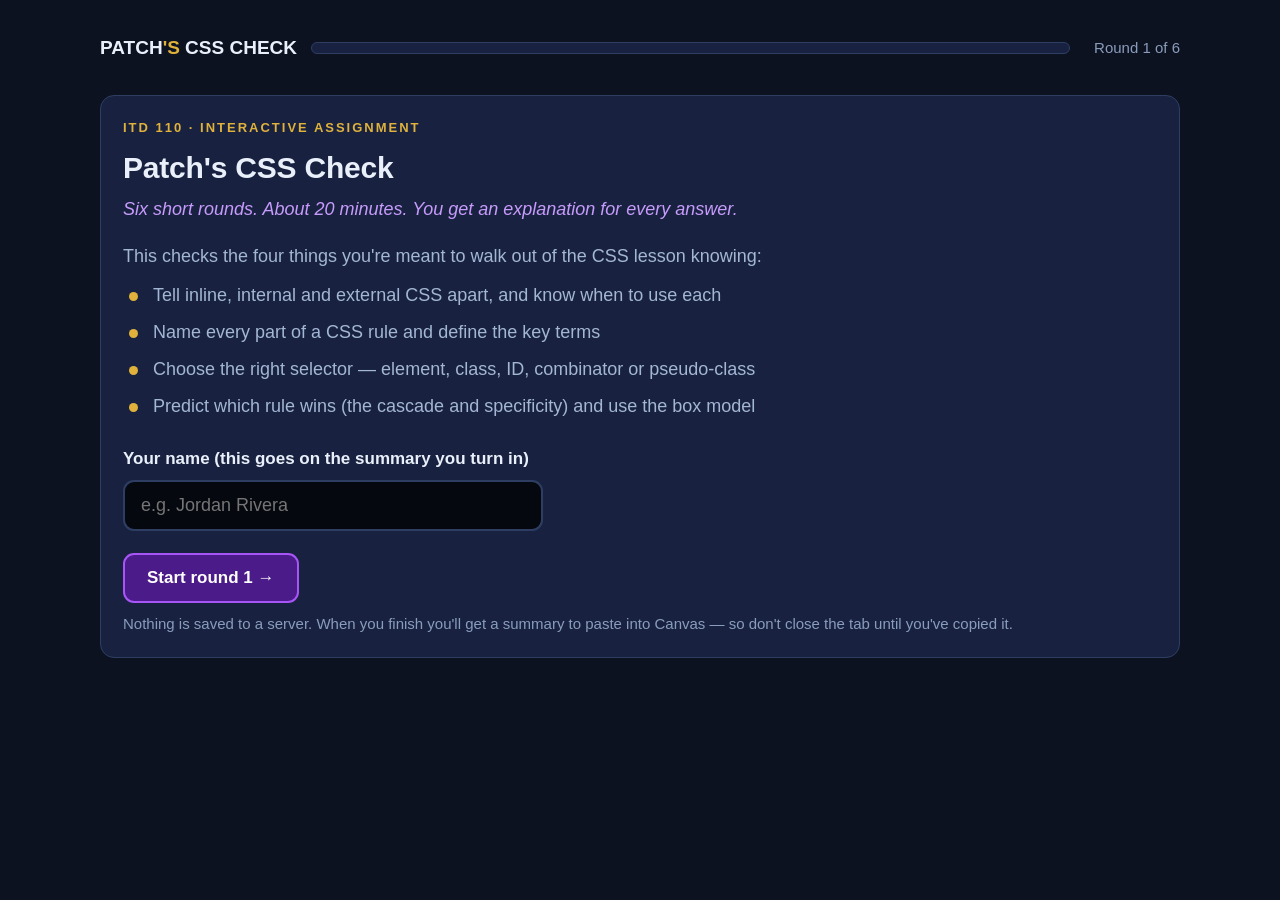
<file: patchcsscheck.html>
<!doctype html>
<html lang="en">
<head>
<meta charset="utf-8">
<meta name="viewport" content="width=device-width, initial-scale=1">
<title>Patch's CSS Check</title>
<style>
:root{
  --bg:#0C1220; --bg2:#05080F; --card:#182240; --card2:#1F2C4E; --line:#2E3E63;
  --txt:#EAF0FA; --dim:#A3B6D3; --mute:#8A9CBC;
  --purple:#A855F7; --purpleL:#C79BFB; --purpleD:#4B1B8A;
  --gold:#E0B23C;
  --ok:#45E39B; --bad:#FF6B87; --warn:#F5BE3E; --blue:#5AAEFF; --teal:#5AD8D8;
  --r:14px;
  --fh:Arial,Helvetica,sans-serif; --fb:Calibri,Candara,"Segoe UI",sans-serif; --fm:Consolas,Menlo,monospace;
}
*{box-sizing:border-box;margin:0;padding:0}
body{background:var(--bg);color:var(--txt);font-family:var(--fb);font-size:18px;line-height:1.5;-webkit-font-smoothing:antialiased}
.wrap{max-width:1120px;margin:0 auto;padding:20px 20px 80px}
h1,h2,h3{font-family:var(--fh);font-weight:700;letter-spacing:-.2px}
button{font-family:inherit;font-size:inherit;color:inherit;cursor:pointer;border:none;background:none}
button:focus-visible,input:focus-visible,textarea:focus-visible{outline:3px solid var(--gold);outline-offset:3px}
.hide{display:none!important}
.sr{position:absolute;width:1px;height:1px;padding:0;margin:-1px;overflow:hidden;clip:rect(0,0,0,0);white-space:nowrap;border:0}
code{font-family:var(--fm);color:var(--teal);font-size:.95em}

header{position:sticky;top:0;z-index:10;background:linear-gradient(180deg,var(--bg) 72%,transparent);padding:14px 0 10px}
.bar{display:flex;align-items:center;gap:14px;flex-wrap:wrap}
.brand{font-family:var(--fh);font-weight:800;font-size:19px}
.brand span{color:var(--gold)}
.prog{flex:1;min-width:180px;height:12px;background:var(--card);border:1px solid var(--line);border-radius:8px;overflow:hidden}
.prog i{display:block;height:100%;width:0;background:linear-gradient(90deg,var(--purple),var(--gold));transition:width .35s}
.pct{font-family:var(--fh);font-size:15px;color:var(--mute);min-width:96px;text-align:right}

.card{background:var(--card);border:1px solid var(--line);border-radius:var(--r);padding:22px}
.panel{margin-top:22px}
.kicker{font-family:var(--fh);font-size:13px;font-weight:700;letter-spacing:2px;color:var(--gold);text-transform:uppercase}
h1.q,h2.q{font-size:30px;margin:8px 0 6px}
.sub{color:var(--purpleL);font-style:italic;font-size:18px;margin-bottom:20px}

.btn{display:inline-flex;align-items:center;gap:10px;background:var(--card2);border:2px solid var(--line);border-radius:11px;padding:13px 22px;font-family:var(--fh);font-weight:700;font-size:17px;transition:.15s}
.btn:hover{border-color:var(--purpleL);background:#26355C}
.btn.primary{background:var(--purpleD);border-color:var(--purple);color:#fff}
.btn.primary:hover{background:#5F27AE}
.btn.gold{border-color:var(--gold);color:var(--gold)}
.row{display:flex;gap:12px;flex-wrap:wrap;align-items:center;margin-top:22px}

.opts{display:grid;gap:12px;margin-top:6px}
.opt{text-align:left;width:100%;background:var(--card2);border:2px solid var(--line);border-radius:12px;padding:15px 18px;transition:.15s;font-size:17px;line-height:1.4}
.opt:hover:not(:disabled){border-color:var(--purpleL)}
.opt.right{border-color:var(--ok);background:rgba(69,227,155,.13)}
.opt.wrong{border-color:var(--bad);background:rgba(255,107,135,.13)}
.opt.right::after{content:"  \2713  correct";color:var(--ok);font-weight:700;font-family:var(--fh);font-size:15px}
.opt.wrong::after{content:"  \2717  not this one";color:var(--bad);font-weight:700;font-family:var(--fh);font-size:15px}
.opt b{font-family:var(--fh);display:block;margin-bottom:3px}

.items{display:flex;flex-wrap:wrap;gap:10px;margin:6px 0 18px}
.chip{background:var(--card2);border:2px solid var(--line);border-radius:999px;padding:9px 18px;font-size:17px;text-align:left}
.chip.active{border-color:var(--gold);background:#2B2410;color:var(--gold);font-weight:700}
.chip.done{opacity:.45}
.chip.right{border-color:var(--ok)}
.chip.wrong{border-color:var(--bad)}

.bins{display:grid;grid-template-columns:repeat(3,1fr);gap:16px}
.bin{border:2px dashed var(--line);border-radius:12px;padding:16px;min-height:150px;text-align:left;width:100%}
.bin:hover{background:rgba(255,255,255,.03)}
.bin h3{font-size:20px;margin-bottom:4px}
.bin p{color:var(--mute);font-size:15px;margin-bottom:10px}
.bin.inl{border-color:var(--teal)} .bin.inl h3{color:var(--teal)}
.bin.int{border-color:var(--gold)} .bin.int h3{color:var(--gold)}
.bin.ext{border-color:var(--purpleL)} .bin.ext h3{color:var(--purpleL)}
.binlist{display:flex;flex-wrap:wrap;gap:8px}
.binlist span{background:var(--card2);border:1px solid var(--line);border-radius:10px;padding:5px 11px;font-size:14px}
.binlist span.ok{border-color:var(--ok);color:var(--ok)}
.binlist span.no{border-color:var(--bad);color:var(--bad)}

.fb{border-radius:12px;padding:15px 18px;margin-top:16px;font-size:17px;border:2px solid}
.fb.good{border-color:var(--ok);background:rgba(69,227,155,.1)}
.fb.bad{border-color:var(--warn);background:rgba(245,190,62,.1)}
.fb b{font-family:var(--fh);display:block;margin-bottom:4px}
.fb.good b{color:var(--ok)} .fb.bad b{color:var(--warn)}

/* round 2: the rule diagram */
.diagwrap{display:grid;grid-template-columns:minmax(300px,520px) 1fr;gap:22px;align-items:start}
.rule{background:var(--bg2);border:2px solid var(--line);border-radius:14px;padding:18px 16px;font-family:var(--fm);font-size:22px;line-height:2.2;white-space:nowrap;overflow-x:auto}
.rule .ind{padding-left:34px}
.rule .sel{color:var(--purpleL)} .rule .prop{color:var(--teal)} .rule .val{color:var(--gold)} .rule .pun{color:var(--txt)}
.badge{display:inline-flex;align-items:center;justify-content:center;width:34px;height:34px;border-radius:50%;background:var(--bg2);border:3px solid var(--gold);color:var(--gold);font-family:var(--fh);font-weight:700;font-size:17px;vertical-align:middle;margin:0 6px;line-height:1}
.badge.on{background:var(--gold);color:#0C1220}
.badge.done{border-color:var(--ok);color:var(--ok)}
.hl{outline:2px solid var(--line);border-radius:6px;padding:0 3px}

.snip{font-family:var(--fm);background:var(--bg2);border:1px solid var(--line);border-radius:10px;padding:12px 16px;margin:0 0 16px;font-size:16px;line-height:1.6;white-space:pre-wrap;color:var(--txt)}

.scores{display:grid;grid-template-columns:repeat(auto-fit,minmax(210px,1fr));gap:14px;margin:20px 0}
.sc{background:var(--card2);border:2px solid var(--line);border-radius:12px;padding:16px}
.sc .n{font-family:var(--fh);font-size:38px;font-weight:700}
.sc .l{color:var(--dim);font-size:15px;margin-top:4px}
.big{font-family:var(--fh);font-size:64px;font-weight:700;color:var(--gold);line-height:1}
.miss{border-left:4px solid var(--warn);padding:12px 0 12px 16px;margin:14px 0}
.miss b{font-family:var(--fh);display:block;color:var(--warn);margin-bottom:3px}
textarea{width:100%;min-height:230px;background:var(--bg2);color:var(--txt);border:2px solid var(--line);border-radius:12px;padding:15px;font-family:var(--fm);font-size:15px;line-height:1.55;resize:vertical}
input[type=text]{background:var(--bg2);color:var(--txt);border:2px solid var(--line);border-radius:11px;padding:13px 16px;font-family:inherit;font-size:18px;width:100%;max-width:420px}
label{display:block;font-family:var(--fh);font-weight:700;margin-bottom:8px;font-size:17px}
ul.plain{list-style:none;display:grid;gap:10px;margin-top:12px}
ul.plain li{padding-left:30px;position:relative;color:var(--dim)}
ul.plain li::before{content:"";position:absolute;left:6px;top:.55em;width:9px;height:9px;border-radius:50%;background:var(--gold)}
.note{color:var(--mute);font-size:15px;margin-top:10px}
@media (max-width:860px){
  body{font-size:17px}
  .bins,.diagwrap{grid-template-columns:1fr}
  h1.q,h2.q{font-size:25px} .big{font-size:52px}
  .rule{font-size:19px}
}
@media print{
  body{background:#fff;color:#000} .noprint{display:none!important}
  .card,.sc{border:1px solid #999;background:#fff}
  .big{color:#000} textarea{background:#fff;color:#000}
}
@media (prefers-reduced-motion:reduce){*{transition:none!important;scroll-behavior:auto!important}}
</style>
</head>
<body>
<div class="wrap">

<header class="noprint">
  <div class="bar">
    <div class="brand">PATCH<span>'S</span> CSS CHECK</div>
    <div class="prog" role="progressbar" aria-label="Progress" aria-valuemin="0" aria-valuemax="6" aria-valuenow="0" id="pwrap"><i id="pbar"></i></div>
    <div class="pct" id="pct">Not started</div>
  </div>
</header>

<main>
<!-- ============ START ============ -->
<section id="start" class="card panel">
  <div class="kicker">ITD 110 &middot; Interactive assignment</div>
  <h1 class="q">Patch's CSS Check</h1>
  <p class="sub">Six short rounds. About 20 minutes. You get an explanation for every answer.</p>
  <p style="color:var(--dim)">This checks the four things you're meant to walk out of the CSS lesson knowing:</p>
  <ul class="plain">
    <li>Tell inline, internal and external CSS apart, and know when to use each</li>
    <li>Name every part of a CSS rule and define the key terms</li>
    <li>Choose the right selector &mdash; element, class, ID, combinator or pseudo-class</li>
    <li>Predict which rule wins (the cascade and specificity) and use the box model</li>
  </ul>
  <div style="margin-top:26px">
    <label for="nm">Your name (this goes on the summary you turn in)</label>
    <input type="text" id="nm" placeholder="e.g. Jordan Rivera" autocomplete="name">
  </div>
  <div class="row"><button class="btn primary" id="go">Start round 1 &rarr;</button></div>
  <p class="note">Nothing is saved to a server. When you finish you'll get a summary to paste into Canvas &mdash; so don't close the tab until you've copied it.</p>
</section>

<!-- ============ ROUNDS ============ -->
<section id="round" class="card panel hide" aria-labelledby="rq">
  <div class="kicker" id="rk"></div>
  <h2 class="q" id="rq" tabindex="-1"></h2>
  <p class="sub" id="rs"></p>
  <div id="rbody"></div>
  <div id="fb" aria-live="polite"></div>
  <div class="row"><button class="btn primary hide" id="next">Next &rarr;</button></div>
</section>

<!-- ============ RESULTS ============ -->
<section id="done" class="card panel hide" aria-labelledby="dTitle">
  <div class="kicker">Finished</div>
  <h2 class="q" id="dTitle" tabindex="-1">Nice work.</h2>
  <p class="sub" id="dSub"></p>
  <div style="display:flex;align-items:center;gap:26px;flex-wrap:wrap">
    <div><div class="big" id="dScore">0%</div><div style="color:var(--mute);font-size:15px">overall</div></div>
    <div id="dMsg" style="flex:1;min-width:260px;color:var(--dim)"></div>
  </div>
  <div class="scores" id="dScores"></div>
  <h3 style="font-size:22px;margin-top:26px">Worth another look</h3>
  <div id="dMiss"></div>
  <h3 style="font-size:22px;margin-top:30px">Turn this in</h3>
  <p style="color:var(--dim);margin-bottom:12px">Copy everything in the box and paste it into the Canvas assignment, or use Print to save it as a PDF.</p>
  <label for="dOut" class="sr">Completion summary</label>
  <textarea id="dOut" readonly></textarea>
  <div class="row noprint">
    <button class="btn primary" id="copy">Copy summary</button>
    <button class="btn gold" onclick="window.print()">Print / save as PDF</button>
    <button class="btn" id="again">Start over</button>
  </div>
</section>
</main>

</div>
<script>
"use strict";
/* ------------------------------------------------------------------ data */
const OBJ = {
  A:"Add CSS three ways",
  B:"Read a rule and know the terms",
  C:"Choose the right selector",
  D:"Predict the cascade and use the box model"
};

/* Round 1: [label, bin, why, isCode] */
const R1 = {
  obj:"A", kicker:"Round 1 of 6", q:"Inline, internal or external?",
  sub:"Click an item, then click the bin it belongs in.",
  items:[
    ['<p style="color: maroon;">',"inl","Inline. The style attribute sits inside the opening tag and affects that one element only.",1],
    ['<link rel="stylesheet" href="css/style.css">',"ext","External. The link element connects the page to a separate .css file. It goes in the head.",1],
    ['<style> h1 { color: teal; } </style>',"int","Internal. A style element in the head of one page. Its rules apply to that page and no other.",1],
    ["A file called style.css that holds body { margin: 0; }","ext","External. A separate file with the .css extension. It holds only CSS — no HTML tags at all.",0],
    ['<h2 style="text-align: center;">',"inl","Inline. Any style attribute on an element is inline CSS, no matter which element it is on.",1],
    ["Rules written in the head of one page that style only that page","int","Internal. It lives inside the page itself, so it travels with the page — and it only affects that page.",0],
    ["One file linked by 40 pages: change it once and all 40 update","ext","External. This is the whole reason external CSS exists, and why it is your default choice.",0],
    ["Overrides the other two kinds for one single element","inl","Inline. It sits closest to the element, so it wins over internal and external rules for the same property.",0],
    ["A one-page demo you can email as a single file with its styles inside","int","Internal. Everything is in one .html file, so nothing gets lost when you move or email it.",0],
    ["The kind the textbook says to use for as much formatting as possible","ext","External. One place to change, reused by every page, and a clean split between HTML and CSS.",0]
  ]
};

/* Round 2: parts of a rule */
const R2 = {
  obj:"B", kicker:"Round 2 of 6", q:"Name the part of the rule",
  sub:"Click a numbered badge on the rule, then choose what that part is.",
  parts:[
    {n:1,name:"The selector",why:"The selector answers WHO gets styled. p.note means: paragraphs that have the class note."},
    {n:2,name:"The declaration block",why:"Everything between the curly braces { } is the declaration block. Forget a closing brace and every rule after it breaks."},
    {n:3,name:"A property",why:"The property answers WHAT you are changing — color, font-size, margin. It always comes before the colon."},
    {n:4,name:"A value",why:"The value answers HOW — the setting for the property. It comes after the colon: #1f2430, 18px, center."},
    {n:5,name:"The semicolon",why:"The semicolon ends one declaration. Leave it out and the browser reads the next line as part of this one, and both stop working."},
    {n:6,name:"A whole declaration",why:"A declaration is one property: value; pair. A rule can hold as many declarations as you need."}
  ],
  pool:["The selector","The declaration block","A property","A value","The semicolon","A whole declaration"]
};

/* Round 3: terms */
const R3 = {
  obj:"B", kicker:"Round 3 of 6", q:"Match the term to the definition",
  sub:"Click a term, then click its definition.",
  pairs:[
    ["CSS","Cascading Style Sheets: the language that controls how HTML is displayed","HTML is the structure — what the content is. CSS is the presentation — how it looks."],
    ["Selector","The part of a rule that picks which elements get the styles","p, .card and #site-title are all selectors. Get the selector right and the rest is easy."],
    ["Class","A reusable label you can put on as many elements as you like, targeted with a dot","class=\"card\" in HTML, .card in CSS. Use it for anything that appears more than once."],
    ["ID","A label that must be unique on the page, targeted with a # sign","id=\"site-title\" in HTML, #site-title in CSS. One per page — screen readers and links depend on it."],
    ["The cascade","The rules the browser uses to decide which style wins when two rules disagree","Importance, then specificity, then order. Inline beats stylesheets; a later rule beats an earlier equal one."],
    ["Specificity","A score for how precisely a selector targets an element; the higher score wins","ID beats class, class beats element. That is why #intro wins over .lead even if .lead comes later."],
    ["Box model","Content, then padding, then border, then margin, wrapped around every element","Every element on a page is a box. Padding is inside the border; margin is outside it."],
    ["Pseudo-class","A selector for an element in a certain state or position, written with one colon","a:hover, li:first-child, input:focus. You cannot invent your own — they are built into CSS."]
  ]
};

/* Round 4: pick the selector */
const R4 = {
  obj:"C", kicker:"Round 4 of 6", q:"Which selector would you write?",
  sub:"Five real styling jobs. Pick the selector that targets exactly what is asked — no more, no less.",
  cases:[
    {q:"Make every paragraph on the page 18px.",
     opts:[["p",1],[".p",0],["#p",0],["paragraph",0]],
     why:"An element selector is just the tag name with nothing in front. .p would look for class=\"p\", #p for id=\"p\", and paragraph is not an HTML element."},
    {q:"Give the three menu cards (and any cards you add later) a border and rounded corners. Each card is a div with class=\"card\".",
     opts:[["div",0],[".card",1],["#card",0],["card",0]],
     why:"A class selector starts with a dot and targets every element carrying that class — including cards you add next month. div would style every div on the page, not just cards."},
    {q:"Style the one site title at the top of the page: <h1 id=\"site-title\">.",
     opts:[["h1",0],[".site-title",0],["#site-title",1],["site-title",0]],
     why:"An ID selector starts with #. It is the right choice for something that exists exactly once. h1 would also hit any other h1 you add later."},
    {q:"Change a link's color only while the mouse is over it.",
     opts:[["a:hover",1],["a::hover",0],["a.hover",0],["hover a",0]],
     why:"Hover is a state, so it is a pseudo-class with ONE colon. Two colons are for pseudo-elements like ::first-letter. a.hover would look for class=\"hover\"."},
    {q:"Italicize only the FIRST paragraph that comes right after each h2, and leave the rest alone.",
     opts:[["h2 p",0],["h2 ~ p",0],["h2 + p",1],["h2, p",0]],
     why:"The + is the adjacent sibling combinator: the p immediately after an h2. ~ would catch every p after the h2, and h2, p is a group that styles all h2s AND all ps."}
  ]
};

/* Round 5: who wins? */
const R5 = {
  obj:"D", kicker:"Round 5 of 6", q:"Who wins?",
  sub:"Read the code, then predict what the browser actually shows.",
  cases:[
    {q:"The h1 is styled in all three places. What color is it?",
     code:'/* css/style.css (external) */\nh1 { color: navy; }\n\n<!-- in the <head>, after the <link> -->\n<style> h1 { color: teal; } </style>\n\n<!-- in the <body> -->\n<h1 style="color: maroon;">Patch\'s Café</h1>',
     opts:[["navy",0],["teal",0],["maroon",1],["The browser's default black",0]],
     why:"Inline styles sit closest to the element and beat any normal rule in a stylesheet. Remove the inline style and it turns teal; remove that too and it turns navy."},
    {q:"Same stylesheet, two rules for the same thing. What color are the paragraphs?",
     code:'p { color: blue; }\n/* ...forty lines later... */\np { color: green; }',
     opts:[["blue",0],["green",1],["A mix of both",0],["Neither — it's an error",0]],
     why:"Same selector, same specificity, so the tie goes to the rule that comes last. This is why a style you \"definitely wrote\" sometimes does nothing: something later overrode it."},
    {q:"The class rule comes FIRST, the element rule comes LAST. What color is this paragraph?",
     code:'.intro { color: purple; }\np { color: black; }\n\n<p class="intro">Welcome in.</p>',
     opts:[["purple",1],["black",0],["The default",0],["It alternates",0]],
     why:"Order only breaks a tie. A class selector is more specific than an element selector, so .intro wins even though p comes later."},
    {q:"One element, two selectors. What color is the text?",
     code:'#hero   { color: white; }\n.banner { color: yellow; }\n\n<div id="hero" class="banner">Open daily</div>',
     opts:[["white",1],["yellow",0],["Both, blended",0],["Whichever the browser loads first",0]],
     why:"An ID outranks a class, no matter which comes later. This is also why beginners who style with IDs everywhere end up fighting their own CSS."},
    {q:"What color are the definition terms?",
     code:'dt { color: red !important; }\ndt { color: blue; }',
     opts:[["blue, because it comes last",0],["red",1],["purple",0],["black",0]],
     why:"!important jumps a declaration above every normal one, even later ones and inline styles. It works — but it is a sledgehammer. Fix the selector instead whenever you can."},
    {q:"Tricky one. This page put the <link> AFTER the <style> block. What color is the h1?",
     code:'<head>\n  <style> h1 { color: teal; } </style>\n  <link rel="stylesheet" href="css/style.css">\n</head>\n\n/* css/style.css */\nh1 { color: navy; }',
     opts:[["teal — internal always beats external",0],["navy",1],["maroon",0],["black",0]],
     why:"Internal and external CSS are equals. The one that comes later in the page wins the tie. Internal usually wins only because people put the <style> block after the <link>. Order, not type, decides."}
  ]
};

/* Round 6: box model + recipes */
const R6 = {
  obj:"D", kicker:"Round 6 of 6", q:"The box model and CSS recipes",
  sub:"Six real jobs from the lesson project. Pick what actually works.",
  cases:[
    {q:"The text inside your menu card is touching its border. What do you add?",
     opts:[["margin",0],["padding",1],["border-spacing",0],["line-height",0]],
     why:"Padding is the space INSIDE the border, between the border and the content. Margin is the space OUTSIDE the border, between this box and its neighbors."},
    {q:"You write  padding: 10px 20px 30px 40px;  How much padding is on the LEFT?",
     opts:[["10px",0],["20px",0],["30px",0],["40px",1]],
     why:"Four values go clockwise from the top: top, right, bottom, left. Remember it as TRouBLe. So the left side gets the last value, 40px."},
    {q:"How do you center a 760px-wide menu box on a wide screen?",
     opts:[["text-align: center;",0],["max-width: 760px; margin: 0 auto;",1],["float: center;",0],["position: center;",0]],
     why:"Give the box a width, then set its left and right margins to auto and the browser splits the leftover space evenly. text-align centers the text INSIDE a box, not the box itself, and float: center does not exist."},
    {q:"Your page shows up completely unstyled. The stylesheet is at css/style.css and your link says href=\"style.css\". What do you check first?",
     opts:[["Rewrite all the CSS",0],["The path in href — it should be css/style.css",1],["Switch browsers",0],["Add !important to every rule",0]],
     why:"If NOTHING is styled, the browser never found the file. The href is a path, read from where index.html sits. Fix the path first; it is the cheapest check and the most common cause."},
    {q:"A box has width: 300px; padding: 20px; border: 5px solid; and the default box-sizing. How wide is it on screen?",
     opts:[["300px",0],["320px",0],["345px",0],["350px",1]],
     why:"With the default content-box, width is just the content. Add 20px of padding on each side (40) and 5px of border on each side (10): 300 + 40 + 10 = 350. Set box-sizing: border-box and it would be exactly 300."},
    {q:"The recipe for giving your menu cards rounded corners is…",
     opts:[["border-radius: 12px;",1],["border-round: 12px;",0],["corner: round;",0],["border-style: rounded;",0]],
     why:"border-radius rounds the corners; a bigger number means a rounder corner, and 50% on a square makes a circle. The other three are not real CSS properties, so the browser silently ignores them."}
  ]
};

/* ------------------------------------------------------------------ state */
const ROUNDS = [R1,R2,R3,R4,R5,R6];
let ri = 0, student = "", misses = [];
let tally = {A:{c:0,t:0},B:{c:0,t:0},C:{c:0,t:0},D:{c:0,t:0}};

const $ = s => document.querySelector(s);
const el = (t,c,h) => { const e=document.createElement(t); if(c)e.className=c; if(h!==undefined)e.innerHTML=h; return e; };
const esc = s => String(s).replace(/[&<>"]/g,m=>({"&":"&amp;","<":"&lt;",">":"&gt;",'"':"&quot;"}[m]));

function score(obj, right, label, why){
  tally[obj].t++; if(right) tally[obj].c++;
  if(!right) misses.push({label, why});
}
function progress(){
  const total = ROUNDS.length, done = ri;
  $("#pbar").style.width = (done/total*100)+"%";
  $("#pwrap").setAttribute("aria-valuenow", done);
  $("#pct").textContent = done===0 ? "Round 1 of "+total : (done>=total?"Complete":"Round "+(done+1)+" of "+total);
}
function feedback(good, title, body){
  const f = $("#fb"); f.innerHTML="";
  f.appendChild(el("div","fb "+(good?"good":"bad"),"<b>"+esc(title)+"</b>"+esc(body)));
}
function clearFb(){ $("#fb").innerHTML=""; }
function showNext(last){
  const b = $("#next"); b.classList.remove("hide");
  b.textContent = last ? "See my results →" : "Next round →";
  b.focus();
}

/* ------------------------------------------------------------------ round 1: sort into three bins */
function drawR1(){
  const b = $("#rbody"); b.innerHTML="";
  let sel = null, done = 0;
  const items = el("div","items");
  R1.items.forEach((it,i)=>{
    const c = el("button","chip", it[3] ? "<code>"+esc(it[0])+"</code>" : esc(it[0]));
    c.setAttribute("aria-pressed","false");
    c.onclick = ()=>{ if(c.classList.contains("done"))return;
      items.querySelectorAll(".chip").forEach(x=>{x.classList.remove("active");x.setAttribute("aria-pressed","false");});
      c.classList.add("active"); c.setAttribute("aria-pressed","true"); sel = {i,c}; clearFb(); };
    items.appendChild(c);
  });
  b.appendChild(items);
  const bins = el("div","bins");
  [["inl","INLINE","a style attribute on one element"],
   ["int","INTERNAL","a <style> block in the head of one page"],
   ["ext","EXTERNAL","a separate .css file, linked to many pages"]].forEach(k=>{
    const d = el("button","bin "+k[0], "<h3>"+k[1]+"</h3><p>"+esc(k[2])+"</p>");
    d.setAttribute("aria-label","Put the selected item in the "+k[1].toLowerCase()+" bin");
    const list = el("div","binlist"); d.appendChild(list);
    d.onclick = ()=>{
      if(!sel){ feedback(false,"Pick an item first","Click one of the items above, then click a bin."); return; }
      const it = R1.items[sel.i], right = it[1]===k[0];
      const names = {inl:"inline",int:"internal",ext:"external"};
      score("A", right, "Inline, internal or external: "+it[0], it[2]);
      list.appendChild(el("span", right?"ok":"no", (right?"✓ ":"✗ ")+esc(it[0].length>34?it[0].slice(0,32)+"…":it[0])));
      sel.c.classList.add("done", right?"right":"wrong"); sel.c.classList.remove("active"); sel.c.disabled = true;
      feedback(right, right?"Correct":"Not quite — it's "+names[it[1]], it[2]);
      sel=null; done++;
      if(done===R1.items.length) showNext(false);
    };
    bins.appendChild(d);
  });
  b.appendChild(bins);
}

/* ------------------------------------------------------------------ round 2: rule diagram */
function ruleHTML(){
  const bd = n => '<button class="badge" data-n="'+n+'" aria-label="Part '+n+'">'+n+'</button>';
  return '<div class="rule" role="group" aria-label="A CSS rule: p.note, open brace, color colon #1f2430 semicolon, font-size colon 18px semicolon, close brace. Six numbered parts can be selected.">'
   + '<div>'+bd(1)+'<span class="sel">p.note</span> <span class="pun">{</span>'+bd(2)+'</div>'
   + '<div class="ind">'+bd(3)+'<span class="prop">color</span><span class="pun">: </span>'+bd(4)+'<span class="val">#1f2430</span><span class="pun">;</span>'+bd(5)+'</div>'
   + '<div class="ind">'+bd(6)+'<span class="hl"><span class="prop">font-size</span><span class="pun">: </span><span class="val">18px</span><span class="pun">;</span></span></div>'
   + '<div><span class="pun" style="margin-left:46px">}</span></div></div>'
   + '<p class="note">Badge 2 marks the curly braces { } and everything between them. Badge 6 marks the whole outlined line.</p>';
}
function drawR2(){
  const b = $("#rbody"); b.innerHTML="";
  const wrap = el("div","diagwrap");
  const left = el("div","", ruleHTML());
  const right = el("div");
  const prompt = el("p","", "Click a numbered badge on the rule.");
  prompt.style.cssText="color:var(--dim);margin-bottom:12px";
  const opts = el("div","opts");
  right.appendChild(prompt); right.appendChild(opts);
  wrap.appendChild(left); wrap.appendChild(right); b.appendChild(wrap);

  let current = null, done = 0;
  const badges = left.querySelectorAll(".badge");
  function pick(g){
    if(g.classList.contains("done")) return;
    badges.forEach(x=>x.classList.remove("on"));
    g.classList.add("on"); current = +g.dataset.n; clearFb();
    prompt.textContent = "Part "+current+" is…";
    opts.innerHTML="";
    R2.pool.forEach(name=>{
      const o = el("button","opt","<b>"+esc(name)+"</b>");
      o.onclick = ()=>{
        const part = R2.parts.find(p=>p.n===current);
        const ok = part.name===name;
        score("B", ok, "Naming part "+current+" of the CSS rule", part.name+" — "+part.why);
        o.classList.add(ok?"right":"wrong");
        opts.querySelectorAll(".opt").forEach(x=>x.disabled=true);
        g.classList.remove("on"); g.classList.add("done"); g.setAttribute("aria-label","Part "+current+", done");
        feedback(ok, ok?"Correct — "+part.name : "That one is "+part.name.charAt(0).toLowerCase()+part.name.slice(1), part.why);
        done++;
        if(done===R2.parts.length) showNext(false);
        else { prompt.textContent="Click another numbered badge."; setTimeout(()=>{opts.innerHTML="";},1200); }
      };
      opts.appendChild(o);
    });
    opts.querySelector(".opt").focus();
  }
  badges.forEach(g=>{ g.onclick=()=>pick(g); });
}

/* ------------------------------------------------------------------ round 3: match */
function drawR3(){
  const b = $("#rbody"); b.innerHTML="";
  let sel=null, done=0;
  const terms = el("div","items");
  R3.pairs.forEach((p,i)=>{
    const c = el("button","chip",esc(p[0]));
    c.setAttribute("aria-pressed","false");
    c.onclick = ()=>{ if(c.classList.contains("done"))return;
      terms.querySelectorAll(".chip").forEach(x=>{x.classList.remove("active");x.setAttribute("aria-pressed","false");});
      c.classList.add("active"); c.setAttribute("aria-pressed","true"); sel={i,c}; clearFb(); };
    terms.appendChild(c);
  });
  b.appendChild(terms);
  const opts = el("div","opts");
  const shuffled = R3.pairs.map((p,i)=>({d:p[1],i})).sort(()=>Math.random()-0.5);
  shuffled.forEach(s=>{
    const o = el("button","opt", esc(s.d));
    o.onclick = ()=>{
      if(!sel){ feedback(false,"Pick a term first","Click one of the terms above, then click its definition."); return; }
      const ok = sel.i===s.i, p = R3.pairs[sel.i];
      score("B", ok, "Definition of "+p[0], p[1]+". "+p[2]);
      sel.c.classList.add("done", ok?"right":"wrong"); sel.c.classList.remove("active"); sel.c.disabled = true;
      if(ok){ o.classList.add("right"); o.disabled = true; }
      else { o.classList.add("wrong"); setTimeout(()=>o.classList.remove("wrong"),1400); }
      feedback(ok, ok?"Correct — "+p[0] : "That's the definition of "+R3.pairs[s.i][0], p[0]+": "+p[1]+". "+p[2]);
      sel=null; done++;
      if(done===R3.pairs.length) showNext(false);
    };
    opts.appendChild(o);
  });
  b.appendChild(opts);
}

/* ------------------------------------------------------------------ rounds 4-6: multiple choice */
function drawChoice(R, obj){
  const b = $("#rbody"); b.innerHTML="";
  let idx = 0;
  function step(){
    b.innerHTML=""; clearFb();
    const cs = R.cases[idx];
    const count = el("p","note","Question "+(idx+1)+" of "+R.cases.length);
    count.style.margin="0 0 8px";
    b.appendChild(count);
    const q = el("p","", esc(cs.q));
    q.style.cssText="font-size:20px;margin-bottom:16px;color:var(--txt)";
    b.appendChild(q);
    if(cs.code){ const pre = el("pre","snip", esc(cs.code)); pre.setAttribute("aria-label","Code for this question"); b.appendChild(pre); }
    const g = el("div","opts");
    cs.opts.forEach(o=>{
      const btn = el("button","opt", "<code style=\"color:inherit\">"+esc(o[0])+"</code>");
      btn.onclick = ()=>{
        const ok = !!o[1];
        score(obj, ok, cs.q, cs.why);
        g.querySelectorAll(".opt").forEach(x=>x.disabled=true);
        btn.classList.add(ok?"right":"wrong");
        if(!ok){ [...g.querySelectorAll(".opt")][cs.opts.findIndex(z=>z[1])].classList.add("right"); }
        feedback(ok, ok?"Correct":"The better answer is marked correct", cs.why);
        idx++;
        const nx = $("#next");
        if(idx<R.cases.length){ nx.textContent="Next question →"; nx.classList.remove("hide"); nx.onclick=()=>{ nx.classList.add("hide"); step(); }; nx.focus(); }
        else { showNext(R===R6); nx.onclick=advance; }
      };
      g.appendChild(btn);
    });
    b.appendChild(g);
  }
  step();
}

/* ------------------------------------------------------------------ flow */
function renderRound(){
  const R = ROUNDS[ri];
  $("#rk").textContent = R.kicker;
  $("#rq").textContent = R.q;
  $("#rs").textContent = R.sub;
  clearFb(); $("#next").classList.add("hide"); $("#next").onclick = advance;
  if(R===R1) drawR1();
  else if(R===R2) drawR2();
  else if(R===R3) drawR3();
  else drawChoice(R, R.obj);
  progress();
  window.scrollTo({top:0,behavior:"smooth"});
  $("#rq").focus({preventScroll:true});
}
function advance(){ ri++; if(ri<ROUNDS.length) renderRound(); else finish(); }
function finish(){
  progress();
  $("#round").classList.add("hide");
  $("#done").classList.remove("hide");
  const c = Object.values(tally).reduce((a,o)=>a+o.c,0);
  const t = Object.values(tally).reduce((a,o)=>a+o.t,0);
  const pct = Math.round(c/t*100);
  $("#dScore").textContent = pct+"%";
  $("#dSub").textContent = student ? student+" — "+c+" of "+t+" correct" : c+" of "+t+" correct";
  $("#dTitle").textContent = pct>=90?"Excellent.":pct>=75?"Solid work.":pct>=60?"Good start.":"Worth another run.";
  $("#dMsg").textContent = pct>=90 ? "You can add CSS three ways, read every part of a rule, pick the right selector and predict the cascade. That's the whole lesson."
    : pct>=75 ? "Strong overall. Look at the items below, then you'll have all four objectives covered."
    : pct>=60 ? "The foundations are there. Re-read the lesson sections for your lowest objective and run this again."
    : "Go back through the lesson and the slides and try again — the explanations below tell you exactly which parts to revisit.";
  const sc = $("#dScores"); sc.innerHTML="";
  Object.keys(OBJ).forEach(k=>{
    const o = tally[k], p = o.t? Math.round(o.c/o.t*100):0;
    const col = p>=80?"var(--ok)":p>=60?"var(--warn)":"var(--bad)";
    const word = p>=80?"strong":p>=60?"getting there":"review this";
    sc.appendChild(el("div","sc",'<div class="n" style="color:'+col+'">'+p+'%</div><div class="l">'+esc(OBJ[k])+'<br><span style="color:var(--mute)">'+o.c+" of "+o.t+" · "+word+'</span></div>'));
  });
  const m = $("#dMiss"); m.innerHTML="";
  if(!misses.length) m.appendChild(el("p","", '<span style="color:var(--ok)">Nothing missed. Every answer was correct.</span>'));
  else misses.forEach(x=> m.appendChild(el("div","miss","<b>"+esc(x.label)+"</b>"+esc(x.why))));

  const stamp = new Date().toLocaleString();
  let out = "PATCH'S CSS CHECK — COMPLETION SUMMARY\n";
  out += "=========================================\n";
  out += "Name: "+(student||"(not entered)")+"\n";
  out += "Completed: "+stamp+"\n";
  out += "Overall score: "+c+" / "+t+"  ("+pct+"%)\n\n";
  out += "BY LEARNING OBJECTIVE\n";
  Object.keys(OBJ).forEach(k=>{ const o=tally[k]; out += "  "+OBJ[k]+": "+o.c+" / "+o.t+"\n"; });
  out += "\nITEMS I MISSED ("+misses.length+")\n";
  if(!misses.length) out += "  none\n";
  else misses.forEach((x,i)=>{ out += "  "+(i+1)+". "+x.label+"\n     -> "+x.why+"\n"; });
  out += "\nREFLECTION — answer these in your own words before submitting:\n";
  out += "  1. Which of the four objectives did you score lowest on, and why do you think that is?\n     \n";
  out += "  2. Copy ONE rule from your own style.css and label its selector, one property\n     and that property's value.\n     \n";
  out += "  3. In one sentence, without looking: an element has an inline style, an internal\n     rule and an external rule for the same property. Which wins, and why?\n     \n";
  out += "\nVerification code: "+code(c,t,student)+"\n";
  $("#dOut").value = out;
  window.scrollTo({top:0,behavior:"smooth"});
  $("#dTitle").focus({preventScroll:true});
}
function code(c,t,n){
  let h=0; const s = n+"|"+c+"|"+t+"|"+new Date().toDateString();
  for(let i=0;i<s.length;i++){ h=(h*31+s.charCodeAt(i))>>>0; }
  return "CSS-"+c+t+"-"+h.toString(36).toUpperCase().slice(0,6);
}

/* ------------------------------------------------------------------ init */
$("#go").onclick = ()=>{
  student = $("#nm").value.trim();
  $("#start").classList.add("hide");
  $("#round").classList.remove("hide");
  renderRound();
};
$("#nm").addEventListener("keydown", e=>{ if(e.key==="Enter") $("#go").click(); });
$("#copy").onclick = ()=>{
  const ta = $("#dOut");
  const done = ()=>{ $("#copy").textContent="Copied ✓"; setTimeout(()=>$("#copy").textContent="Copy summary",1800); };
  if(navigator.clipboard && window.isSecureContext){ navigator.clipboard.writeText(ta.value).then(done).catch(fallback); }
  else fallback();
  function fallback(){ ta.select(); ta.setSelectionRange(0,999999);
    try{ document.execCommand("copy"); done(); } catch(e){ $("#copy").textContent="Select the text and press Ctrl+C"; } }
};
$("#again").onclick = ()=>{ location.reload(); };
progress();
</script>
</body>
</html>
</file>
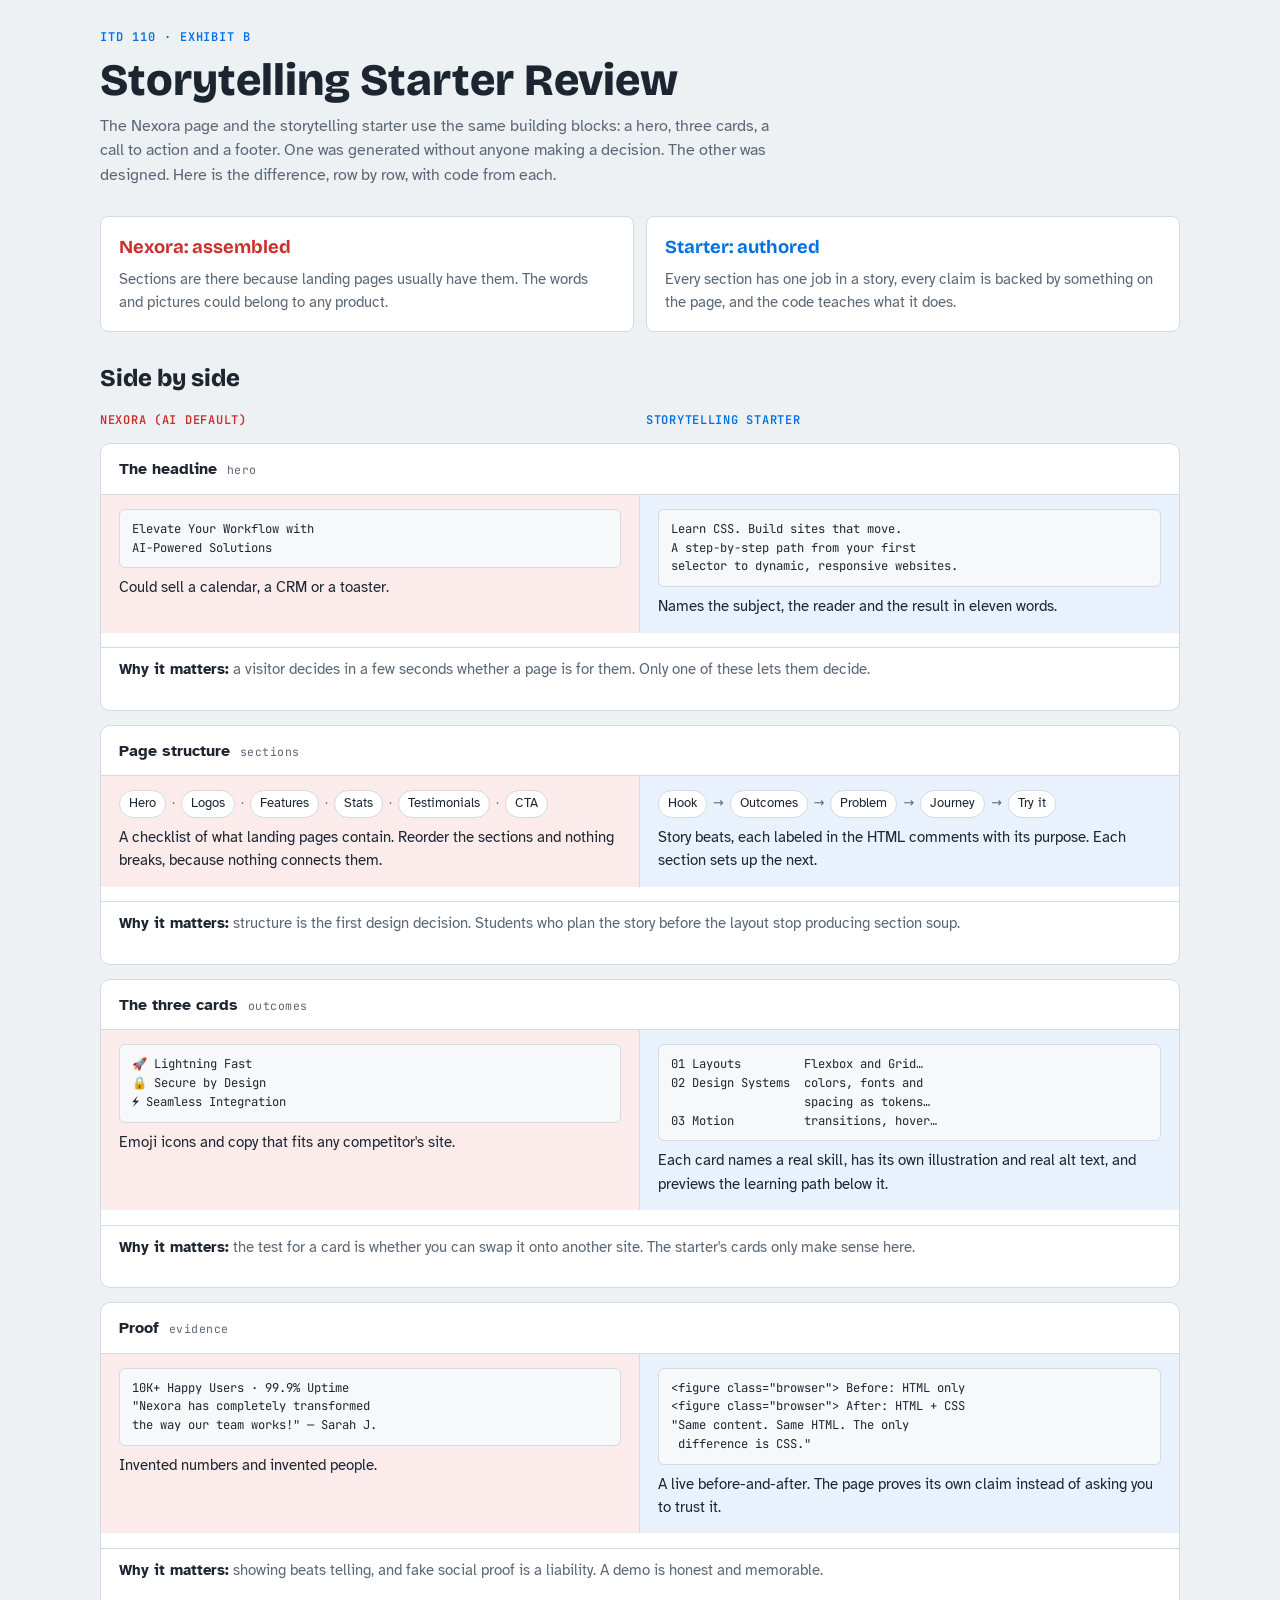
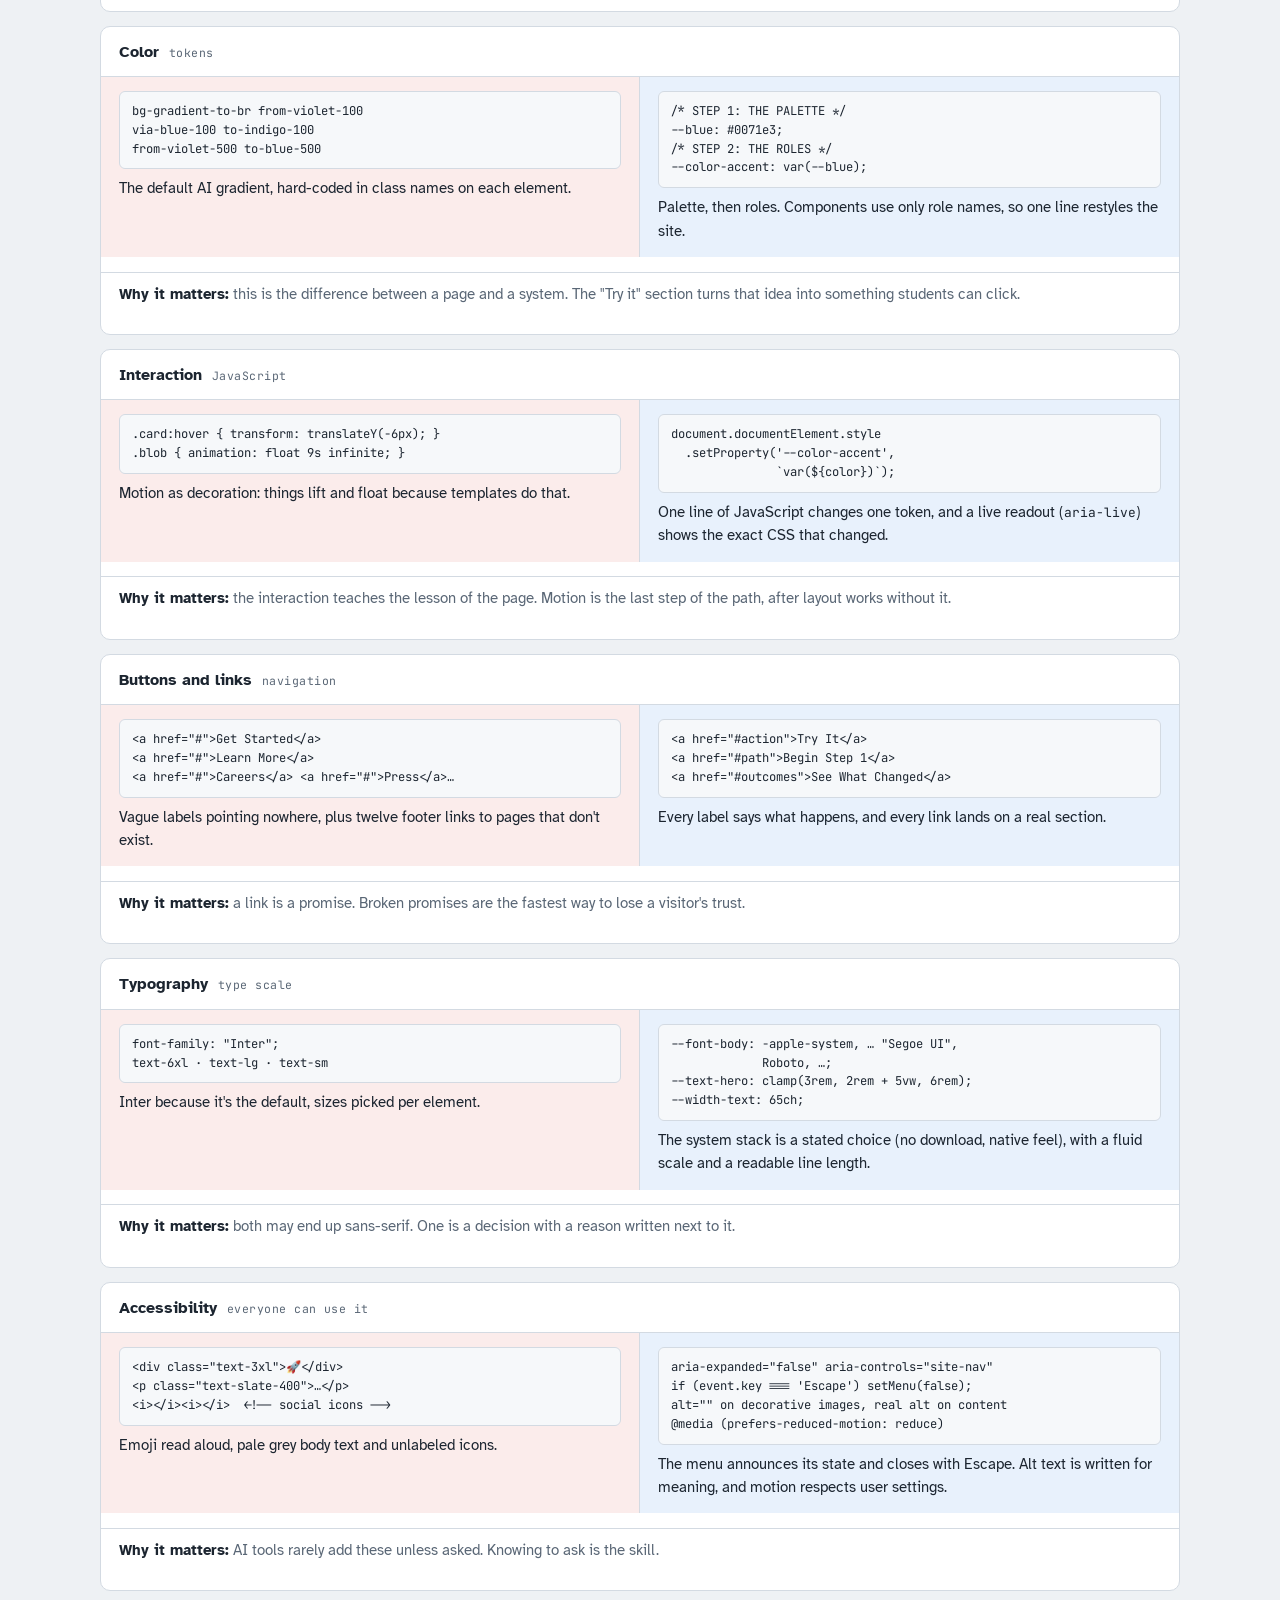
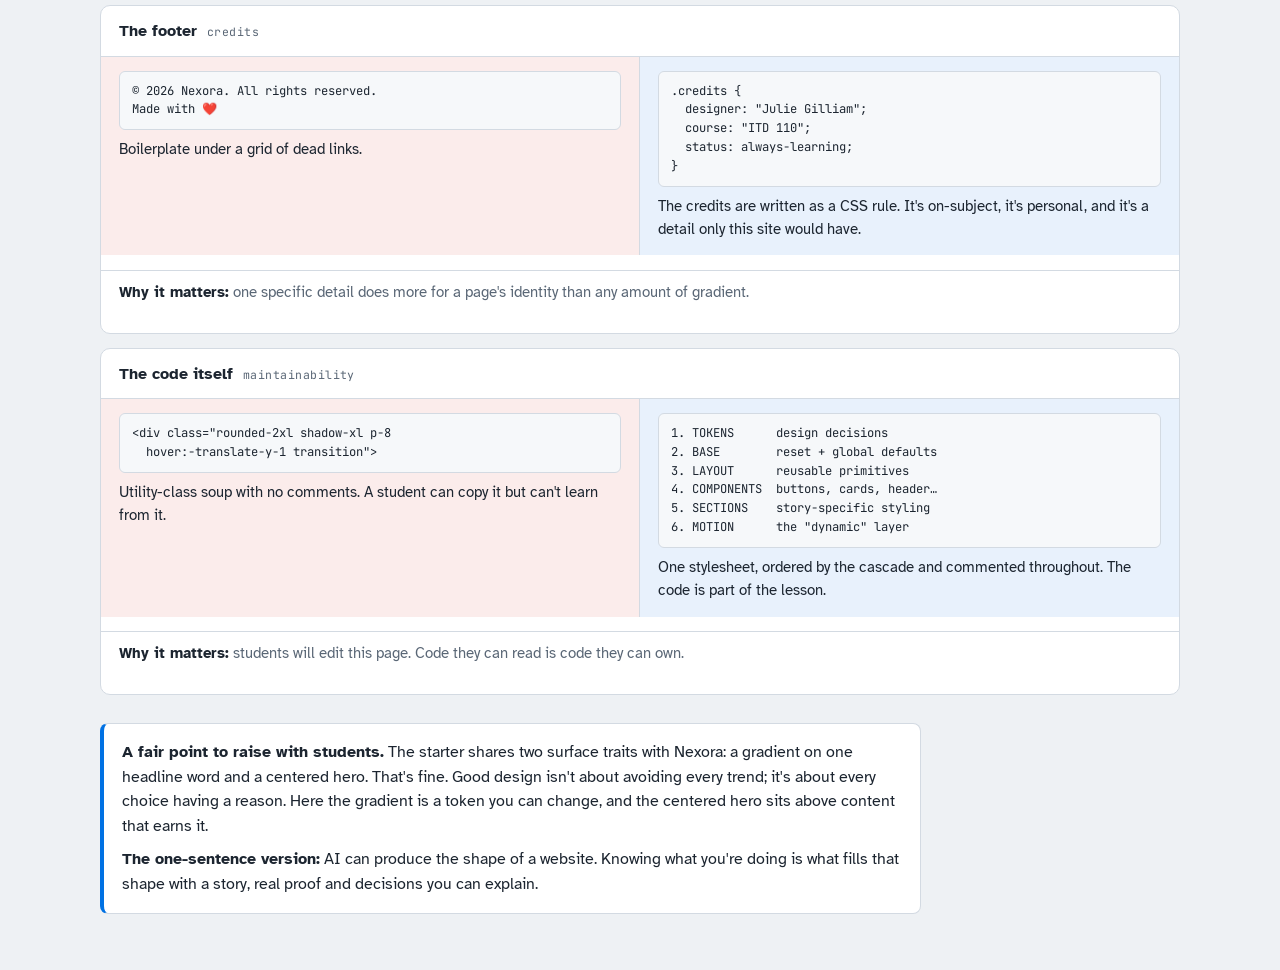
<file: Storytelling Starter Review.html>
<!doctype html><html><head><meta charset=utf8><meta name=viewport content="width=device-width,initial-scale=1,viewport-fit=cover"><style>:root{color-scheme:light;box-sizing:border-box;padding-top:env(safe-area-inset-top,0px);padding-bottom:env(safe-area-inset-bottom,0px)}html{scroll-padding-top:env(safe-area-inset-top,0px)}body{margin:0;padding:0;font:14px -apple-system,BlinkMacSystemFont,sans-serif;background:#fff;color:#000}img{max-width:100%}[hidden]:not([hidden=until-found i]){display:none!important}</style></head><body>
<title>Storytelling Starter Review</title>
<link rel="preconnect" href="https://fonts.googleapis.com">
<link rel="stylesheet" href="https://fonts.googleapis.com/css2?family=Bricolage+Grotesque:opsz,wght@12..96,600;12..96,800&family=Atkinson+Hyperlegible:wght@400;700&family=JetBrains+Mono:wght@400;600&display=swap">
<style>
/* Layout: a two-column grading sheet; red pen for the AI default, the starter's own blue for the decision that replaced it */
:root {
  --bg: #eef1f4;
  --surface: #ffffff;
  --fg: #1c2530;
  --muted: #5a6776;
  --line: #d3dae2;
  --pen: #c9302c;
  --pen-soft: #fbeceb;
  --good: #0071e3;
  --good-soft: #e8f1fc;
  --code-bg: #f6f8fa;
  --font-display: "Bricolage Grotesque", "Segoe UI", system-ui, sans-serif;
  --font-body: "Atkinson Hyperlegible", "Segoe UI", system-ui, sans-serif;
  --font-mono: "JetBrains Mono", ui-monospace, Menlo, Consolas, monospace;
}
@media (prefers-color-scheme: dark) {
  :root:not([data-theme="light"]) {
    --bg: #12171d; --surface: #1a2129; --fg: #e4e9ef; --muted: #98a5b3; --line: #2c3742;
    --pen: #ff6b5e; --pen-soft: #2a1a1a; --good: #4aa8ff; --good-soft: #14243a; --code-bg: #0f1419;
    color-scheme: dark;
  }
}
:root[data-theme="dark"] {
  --bg: #12171d; --surface: #1a2129; --fg: #e4e9ef; --muted: #98a5b3; --line: #2c3742;
  --pen: #ff6b5e; --pen-soft: #2a1a1a; --good: #4aa8ff; --good-soft: #14243a; --code-bg: #0f1419;
  color-scheme: dark;
}
body { background: var(--bg); color: var(--fg); font-family: var(--font-body); font-size: 1rem; line-height: 1.55; padding-inline: 16px; padding-block: 28px 56px; }
.wrap { max-width: 1080px; margin-inline: auto; display: grid; gap: 28px; }

.eyebrow { font-family: var(--font-mono); font-size: .75rem; letter-spacing: .08em; text-transform: uppercase; color: var(--good); font-weight: 600; }
h1 { font-family: var(--font-display); font-weight: 800; font-size: clamp(1.8rem, 4.5vw, 2.8rem); line-height: 1.05; margin: 0; text-wrap: balance; }
.intro { display: grid; gap: 10px; }
.intro p { margin: 0; max-width: 68ch; color: var(--muted); }

.thesis { display: grid; grid-template-columns: repeat(auto-fit, minmax(260px, 1fr)); gap: 12px; }
.thesis div { background: var(--surface); border: 1px solid var(--line); border-radius: 8px; padding: 16px 18px; display: grid; gap: 6px; }
.thesis b { font-family: var(--font-display); font-size: 1.15rem; }
.thesis .ai b { color: var(--pen); }
.thesis .st b { color: var(--good); }
.thesis p { margin: 0; color: var(--muted); font-size: .95rem; }

h2 { font-family: var(--font-display); font-weight: 800; font-size: 1.5rem; margin: 0; }
.colheads { display: grid; grid-template-columns: 1fr 1fr; gap: 12px; font-family: var(--font-mono); font-size: .75rem; letter-spacing: .06em; text-transform: uppercase; font-weight: 600; }
.colheads span:first-child { color: var(--pen); }
.colheads span:last-child { color: var(--good); }

.rows { display: grid; gap: 14px; }
.row { background: var(--surface); border: 1px solid var(--line); border-radius: 10px; overflow: hidden; }
.row h3 { margin: 0; padding: 12px 18px; font-size: 1.02rem; border-bottom: 1px solid var(--line); display: flex; gap: 10px; align-items: baseline; }
.row h3 small { font-family: var(--font-mono); font-size: .72rem; color: var(--muted); font-weight: 400; letter-spacing: .04em; }
.pair { display: grid; grid-template-columns: 1fr 1fr; }
.side { padding: 14px 18px; display: grid; gap: 8px; align-content: start; min-width: 0; }
.side.ai { background: var(--pen-soft); border-right: 1px solid var(--line); }
.side.st { background: var(--good-soft); }
.side p { margin: 0; font-size: .94rem; }
.side .tag { font-family: var(--font-mono); font-size: .68rem; letter-spacing: .06em; text-transform: uppercase; font-weight: 600; display: none; }
.side.ai .tag { color: var(--pen); }
.side.st .tag { color: var(--good); }
pre { margin: 0; background: var(--code-bg); border: 1px solid var(--line); border-radius: 6px; padding: 10px 12px; overflow-x: auto; font-family: var(--font-mono); font-size: .76rem; line-height: 1.55; color: var(--fg); }
code { font-family: var(--font-mono); font-size: .86em; }
.why { padding: 10px 18px 14px; border-top: 1px solid var(--line); font-size: .92rem; color: var(--muted); }
.why b { color: var(--fg); }

.flow { display: flex; flex-wrap: wrap; gap: 6px; align-items: center; }
.flow span { font-size: .8rem; padding: 3px 9px; border-radius: 999px; border: 1px solid var(--line); background: var(--surface); }
.flow i { font-style: normal; color: var(--muted); font-size: .8rem; }

.note { background: var(--surface); border: 1px solid var(--line); border-left: 4px solid var(--good); border-radius: 8px; padding: 16px 18px; display: grid; gap: 8px; max-width: 78ch; }
.note p { margin: 0; }

@media (max-width: 680px) {
  .pair { grid-template-columns: 1fr; }
  .side.ai { border-right: 0; border-bottom: 1px solid var(--line); }
  .colheads { display: none; }
  .side .tag { display: block; }
}
</style>

<div class="wrap">
  <header class="intro">
    <div class="eyebrow">ITD 110 · Exhibit B</div>
    <h1>Storytelling Starter Review</h1>
    <p>The Nexora page and the storytelling starter use the same building blocks: a hero, three cards, a call to action and a footer. One was generated without anyone making a decision. The other was designed. Here is the difference, row by row, with code from each.</p>
  </header>

  <div class="thesis">
    <div class="ai"><b>Nexora: assembled</b><p>Sections are there because landing pages usually have them. The words and pictures could belong to any product.</p></div>
    <div class="st"><b>Starter: authored</b><p>Every section has one job in a story, every claim is backed by something on the page, and the code teaches what it does.</p></div>
  </div>

  <section style="display:grid;gap:14px">
    <h2>Side by side</h2>
    <div class="colheads"><span>Nexora (AI default)</span><span>Storytelling starter</span></div>
    <div class="rows">

      <article class="row">
        <h3>The headline <small>hero</small></h3>
        <div class="pair">
          <div class="side ai"><span class="tag">Nexora</span><pre>Elevate Your Workflow with
AI-Powered Solutions</pre><p>Could sell a calendar, a CRM or a toaster.</p></div>
          <div class="side st"><span class="tag">Starter</span><pre>Learn CSS. Build sites that move.
A step-by-step path from your first
selector to dynamic, responsive websites.</pre><p>Names the subject, the reader and the result in eleven words.</p></div>
        </div>
        <p class="why"><b>Why it matters:</b> a visitor decides in a few seconds whether a page is for them. Only one of these lets them decide.</p>
      </article>

      <article class="row">
        <h3>Page structure <small>sections</small></h3>
        <div class="pair">
          <div class="side ai"><span class="tag">Nexora</span>
            <div class="flow"><span>Hero</span><i>·</i><span>Logos</span><i>·</i><span>Features</span><i>·</i><span>Stats</span><i>·</i><span>Testimonials</span><i>·</i><span>CTA</span></div>
            <p>A checklist of what landing pages contain. Reorder the sections and nothing breaks, because nothing connects them.</p></div>
          <div class="side st"><span class="tag">Starter</span>
            <div class="flow"><span>Hook</span><i>→</i><span>Outcomes</span><i>→</i><span>Problem</span><i>→</i><span>Journey</span><i>→</i><span>Try it</span></div>
            <p>Story beats, each labeled in the HTML comments with its purpose. Each section sets up the next.</p></div>
        </div>
        <p class="why"><b>Why it matters:</b> structure is the first design decision. Students who plan the story before the layout stop producing section soup.</p>
      </article>

      <article class="row">
        <h3>The three cards <small>outcomes</small></h3>
        <div class="pair">
          <div class="side ai"><span class="tag">Nexora</span><pre>🚀 Lightning Fast
🔒 Secure by Design
⚡ Seamless Integration</pre><p>Emoji icons and copy that fits any competitor's site.</p></div>
          <div class="side st"><span class="tag">Starter</span><pre>01 Layouts         Flexbox and Grid…
02 Design Systems  colors, fonts and
                   spacing as tokens…
03 Motion          transitions, hover…</pre><p>Each card names a real skill, has its own illustration and real alt text, and previews the learning path below it.</p></div>
        </div>
        <p class="why"><b>Why it matters:</b> the test for a card is whether you can swap it onto another site. The starter's cards only make sense here.</p>
      </article>

      <article class="row">
        <h3>Proof <small>evidence</small></h3>
        <div class="pair">
          <div class="side ai"><span class="tag">Nexora</span><pre>10K+ Happy Users · 99.9% Uptime
"Nexora has completely transformed
the way our team works!" — Sarah J.</pre><p>Invented numbers and invented people.</p></div>
          <div class="side st"><span class="tag">Starter</span><pre>&lt;figure class="browser"&gt; Before: HTML only
&lt;figure class="browser"&gt; After: HTML + CSS
"Same content. Same HTML. The only
 difference is CSS."</pre><p>A live before-and-after. The page proves its own claim instead of asking you to trust it.</p></div>
        </div>
        <p class="why"><b>Why it matters:</b> showing beats telling, and fake social proof is a liability. A demo is honest and memorable.</p>
      </article>

      <article class="row">
        <h3>Color <small>tokens</small></h3>
        <div class="pair">
          <div class="side ai"><span class="tag">Nexora</span><pre>bg-gradient-to-br from-violet-100
via-blue-100 to-indigo-100
from-violet-500 to-blue-500</pre><p>The default AI gradient, hard-coded in class names on each element.</p></div>
          <div class="side st"><span class="tag">Starter</span><pre>/* STEP 1: THE PALETTE */
--blue: #0071e3;
/* STEP 2: THE ROLES */
--color-accent: var(--blue);</pre><p>Palette, then roles. Components use only role names, so one line restyles the site.</p></div>
        </div>
        <p class="why"><b>Why it matters:</b> this is the difference between a page and a system. The "Try it" section turns that idea into something students can click.</p>
      </article>

      <article class="row">
        <h3>Interaction <small>JavaScript</small></h3>
        <div class="pair">
          <div class="side ai"><span class="tag">Nexora</span><pre>.card:hover { transform: translateY(-6px); }
.blob { animation: float 9s infinite; }</pre><p>Motion as decoration: things lift and float because templates do that.</p></div>
          <div class="side st"><span class="tag">Starter</span><pre>document.documentElement.style
  .setProperty('--color-accent',
               `var(${color})`);</pre><p>One line of JavaScript changes one token, and a live readout (<code>aria-live</code>) shows the exact CSS that changed.</p></div>
        </div>
        <p class="why"><b>Why it matters:</b> the interaction teaches the lesson of the page. Motion is the last step of the path, after layout works without it.</p>
      </article>

      <article class="row">
        <h3>Buttons and links <small>navigation</small></h3>
        <div class="pair">
          <div class="side ai"><span class="tag">Nexora</span><pre>&lt;a href="#"&gt;Get Started&lt;/a&gt;
&lt;a href="#"&gt;Learn More&lt;/a&gt;
&lt;a href="#"&gt;Careers&lt;/a&gt; &lt;a href="#"&gt;Press&lt;/a&gt;…</pre><p>Vague labels pointing nowhere, plus twelve footer links to pages that don't exist.</p></div>
          <div class="side st"><span class="tag">Starter</span><pre>&lt;a href="#action"&gt;Try It&lt;/a&gt;
&lt;a href="#path"&gt;Begin Step 1&lt;/a&gt;
&lt;a href="#outcomes"&gt;See What Changed&lt;/a&gt;</pre><p>Every label says what happens, and every link lands on a real section.</p></div>
        </div>
        <p class="why"><b>Why it matters:</b> a link is a promise. Broken promises are the fastest way to lose a visitor's trust.</p>
      </article>

      <article class="row">
        <h3>Typography <small>type scale</small></h3>
        <div class="pair">
          <div class="side ai"><span class="tag">Nexora</span><pre>font-family: "Inter";
text-6xl · text-lg · text-sm</pre><p>Inter because it's the default, sizes picked per element.</p></div>
          <div class="side st"><span class="tag">Starter</span><pre>--font-body: -apple-system, … "Segoe UI",
             Roboto, …;
--text-hero: clamp(3rem, 2rem + 5vw, 6rem);
--width-text: 65ch;</pre><p>The system stack is a stated choice (no download, native feel), with a fluid scale and a readable line length.</p></div>
        </div>
        <p class="why"><b>Why it matters:</b> both may end up sans-serif. One is a decision with a reason written next to it.</p>
      </article>

      <article class="row">
        <h3>Accessibility <small>everyone can use it</small></h3>
        <div class="pair">
          <div class="side ai"><span class="tag">Nexora</span><pre>&lt;div class="text-3xl"&gt;🚀&lt;/div&gt;
&lt;p class="text-slate-400"&gt;…&lt;/p&gt;
&lt;i&gt;&lt;/i&gt;&lt;i&gt;&lt;/i&gt;  &lt;!-- social icons --&gt;</pre><p>Emoji read aloud, pale grey body text and unlabeled icons.</p></div>
          <div class="side st"><span class="tag">Starter</span><pre>aria-expanded="false" aria-controls="site-nav"
if (event.key === 'Escape') setMenu(false);
alt="" on decorative images, real alt on content
@media (prefers-reduced-motion: reduce)</pre><p>The menu announces its state and closes with Escape. Alt text is written for meaning, and motion respects user settings.</p></div>
        </div>
        <p class="why"><b>Why it matters:</b> AI tools rarely add these unless asked. Knowing to ask is the skill.</p>
      </article>

      <article class="row">
        <h3>The footer <small>credits</small></h3>
        <div class="pair">
          <div class="side ai"><span class="tag">Nexora</span><pre>© 2026 Nexora. All rights reserved.
Made with ❤️</pre><p>Boilerplate under a grid of dead links.</p></div>
          <div class="side st"><span class="tag">Starter</span><pre>.credits {
  designer: "Julie Gilliam";
  course: "ITD 110";
  status: always-learning;
}</pre><p>The credits are written as a CSS rule. It's on-subject, it's personal, and it's a detail only this site would have.</p></div>
        </div>
        <p class="why"><b>Why it matters:</b> one specific detail does more for a page's identity than any amount of gradient.</p>
      </article>

      <article class="row">
        <h3>The code itself <small>maintainability</small></h3>
        <div class="pair">
          <div class="side ai"><span class="tag">Nexora</span><pre>&lt;div class="rounded-2xl shadow-xl p-8
  hover:-translate-y-1 transition"&gt;</pre><p>Utility-class soup with no comments. A student can copy it but can't learn from it.</p></div>
          <div class="side st"><span class="tag">Starter</span><pre>1. TOKENS      design decisions
2. BASE        reset + global defaults
3. LAYOUT      reusable primitives
4. COMPONENTS  buttons, cards, header…
5. SECTIONS    story-specific styling
6. MOTION      the "dynamic" layer</pre><p>One stylesheet, ordered by the cascade and commented throughout. The code is part of the lesson.</p></div>
        </div>
        <p class="why"><b>Why it matters:</b> students will edit this page. Code they can read is code they can own.</p>
      </article>

    </div>
  </section>

  <div class="note">
    <p><b>A fair point to raise with students.</b> The starter shares two surface traits with Nexora: a gradient on one headline word and a centered hero. That's fine. Good design isn't about avoiding every trend; it's about every choice having a reason. Here the gradient is a token you can change, and the centered hero sits above content that earns it.</p>
    <p><b>The one-sentence version:</b> AI can produce the shape of a website. Knowing what you're doing is what fills that shape with a story, real proof and decisions you can explain.</p>
  </div>
</div>

</body></html>
</file>
<file: Finished Site (full design, all lessons)/css/style.css>
/* =========================================================
   WEB CSS DESIGN TEMPLATE: Design System Starter
   ITD 110

   This ONE external stylesheet (css/style.css) is organized
   like a design system.
   Order matters because of the cascade:

   1. TOKENS      design decisions (change these first!)
   2. BASE        reset + global defaults
   3. LAYOUT      reusable layout primitives
   4. COMPONENTS  buttons, cards, header, footer
   5. SECTIONS    story-specific styling
   6. MOTION      the "dynamic" layer
   ========================================================= */


/* =========================================================
   1. TOKENS: design decisions
   Colors use two steps: PALETTE (what the color is)
   and ROLES (what job it does). Use role names in your CSS.
   Try it: change --color-accent to var(--purple) and
   watch the whole site update.
   ========================================================= */
:root {
  /* ---------- COLOR STEP 1: THE PALETTE ----------
     An Apple-inspired palette: lots of white and soft gray,
     near-black text, and bright "system" colors as accents.
     These are the ONLY places a color value is typed. */
  --white:        #ffffff;
  --silver:       #f5f5f7;   /* soft gray section background */
  --graphite:     #1d1d1f;   /* near-black text */
  --gray:         #6e6e73;   /* secondary text */
  --black:        #000000;   /* dark sections */
  --blue:         #0071e3;   /* main accent: links + buttons */
  --blue-bright:  #2997ff;   /* accent on dark backgrounds */
  --purple:       #bf5af2;   /* system purple */
  --pink:         #ff375f;   /* system pink */
  --orange:       #ff9f0a;   /* system orange */
  --teal:         #64d2ff;   /* system teal */
  --green:        #30d158;   /* system green */
  --mint:         #63e6e2;   /* system mint */
  --rose:         #ff7ab2;   /* code: selectors */
  --silver-dark:  #d2d2d7;   /* light dividers */
  --default-blue: #0000ee;   /* the browser's built-in link color */
  --window-red:    #ff5f57;  /* browser window dots */
  --window-yellow: #febc2e;
  --window-green:  #28c840;

  /* See-through versions (the last number is opacity) */
  --graphite-80:   rgb(22 22 23 / 0.8);   /* frosted header */
  --graphite-95:   rgb(22 22 23 / 0.95);  /* mobile menu panel */
  --white-15:      rgb(255 255 255 / 0.15); /* thin lines on dark */
  --black-75:      rgb(0 0 0 / 0.75);
  --black-15:      rgb(0 0 0 / 0.15);
  --shadow-soft:   rgb(0 0 0 / 0.06);
  --shadow-strong: rgb(0 0 0 / 0.14);

  /* ---------- COLOR STEP 2: THE ROLES ----------
     Give each palette color a JOB. The rest of the
     stylesheet uses ONLY these role names.
     To restyle the site, point a role at a different color. */
  --color-bg:             var(--white);       /* page background */
  --color-surface:        var(--white);       /* cards */
  --color-tint:           var(--silver);      /* alternate section background */
  --color-text:           var(--graphite);    /* main text */
  --color-muted:          var(--gray);        /* secondary text */
  --color-accent:         var(--blue);        /* buttons, links, highlights */
  --color-accent-on-dark: var(--blue-bright); /* accent on black sections */
  --color-inverse:        var(--black);       /* dark sections */
  --color-inverse-text:   var(--silver);      /* text on dark sections */
  --color-header-bg:      var(--graphite-80); /* frosted sticky header */
  --color-menu-bg:        var(--graphite-95); /* mobile menu panel */
  --color-menu-divider:   var(--white-15);    /* lines between menu links */
  --color-footer-bg:      var(--silver);      /* footer background */
  --color-footer-line:    var(--silver-dark); /* footer divider */

  /* Code block colors (syntax highlighting) */
  --color-code-bg:        var(--graphite);
  --color-code-selector:  var(--rose);
  --color-code-property:  var(--teal);
  --color-code-value:     var(--orange);
  --color-code-keyword:   var(--green);
  --color-code-punct:     var(--silver);
  --color-overlay-light:  var(--black-75);    /* hero tint, center (darker, behind the text) */
  --color-overlay-dark:   var(--black-15);    /* hero tint, edges (lighter, so the image shows) */

  --color-plain-link:     var(--default-blue); /* "before CSS" demo link */
  --color-border:         var(--silver);      /* thin dividers */

  /* Gradient text highlight (the colorful word in the headline) */
  --color-highlight-start: var(--blue-bright);
  --color-highlight-end:   var(--purple);

  /* Image placeholder gradients (start → end) */
  --color-placeholder-1-start: var(--orange);
  --color-placeholder-1-end:   var(--pink);
  --color-placeholder-2-start: var(--blue);
  --color-placeholder-2-end:   var(--teal);
  --color-placeholder-3-start: var(--green);
  --color-placeholder-3-end:   var(--mint);

  /* Typography: families
     The "system font stack" uses each device's built-in font:
     San Francisco on Apple devices, Segoe UI on Windows,
     Roboto on Android. No download needed. */
  --font-display: -apple-system, BlinkMacSystemFont, "SF Pro Display",
                  "Segoe UI", Roboto, "Helvetica Neue", Arial, sans-serif;
  --font-body:    -apple-system, BlinkMacSystemFont, "SF Pro Text",
                  "Segoe UI", Roboto, "Helvetica Neue", Arial, sans-serif;

  /* Typography: fluid size scale
     clamp(minimum, preferred, maximum) grows with the screen */
  --text-sm: clamp(0.875rem, 0.8rem + 0.3vw, 1rem);
  --text-base: clamp(1rem, 0.95rem + 0.3vw, 1.125rem);
  --text-lg: clamp(1.25rem, 1.1rem + 0.8vw, 1.75rem);
  --text-xl: clamp(2rem, 1.5rem + 2.5vw, 3.5rem);
  --text-hero: clamp(3rem, 2rem + 5vw, 6rem);

  /* Spacing scale: only use these values */
  --space-xs: 0.5rem;
  --space-sm: 1rem;
  --space-md: 2rem;
  --space-lg: 4rem;
  --space-xl: 8rem;

  /* Layout widths */
  --width-text: 65ch;           /* comfortable reading line */
  --width-content: 1200px;

  /* Shape + motion */
  --radius: 18px;                /* soft, rounded corners */
  --shadow: 0 10px 30px var(--shadow-soft);
  --ease: cubic-bezier(.2, .7, .2, 1);
}


/* =========================================================
   2. BASE: reset + global defaults
   ========================================================= */

/* Reset: remove browser default spacing; make width include padding */
*, *::before, *::after {
  box-sizing: border-box;
  margin: 0;
}

html {
  scroll-behavior: smooth;      /* nav links glide to sections */
}

body {
  font-family: var(--font-body);
  -webkit-font-smoothing: antialiased;
  font-size: var(--text-base);
  line-height: 1.6;
  color: var(--color-text);
  background: var(--color-bg);
}

h1, h2, h3 {
  font-family: var(--font-display);
  line-height: 1.08;
  font-weight: 600;
  letter-spacing: -0.02em;      /* tighter headlines, Apple-style */
}

h2 { font-size: var(--text-xl); }
h3 { font-size: var(--text-lg); }

img { max-width: 100%; display: block; }

a { color: inherit; }

ul { list-style: none; padding: 0; }


/* =========================================================
   3. LAYOUT: reusable primitives
   Every section on the page is built from these few classes.
   ========================================================= */

/* Section: vertical rhythm between story beats */
.section {
  padding-block: var(--space-xl);
  padding-inline: var(--space-sm);
}

.section--full {               /* fills the screen */
  min-height: 100svh;
  display: grid;
  place-items: center;
}

.section--dark {
  background: var(--color-inverse);
  color: var(--color-inverse-text);
}

.section--tinted { background: var(--color-tint); }

.section--accent {
  background: var(--color-accent);
  color: var(--color-inverse-text);
}

/* Container: controls width and centers content */
.container {
  width: 100%;
  max-width: var(--width-content);
  margin-inline: auto;
}

.container--narrow {
  max-width: var(--width-text);
  margin-inline: auto;          /* centers the narrow block */
}

/* Stack: consistent vertical space between children */
.stack > * + * { margin-top: var(--space-sm); }
.stack-lg > * + * { margin-top: var(--space-xl); }
.stack > .grid,
.stack > .cluster { margin-top: var(--space-md); }  /* extra room before groups */

/* Cluster: items in a row that wrap (nav, button groups) */
.cluster {
  display: flex;
  flex-wrap: wrap;
  gap: var(--space-sm);
  align-items: center;
}

.cluster--center { justify-content: center; }

/* Split: two columns; stacks on small screens */
.split {
  display: grid;
  gap: var(--space-lg);
  align-items: center;
}

@media (min-width: 768px) {
  .split { grid-template-columns: 1fr 1fr; }
  .split--reverse > :first-child { order: 2; }
}

/* Grid: responsive cards with no media query needed */
.grid {
  display: grid;
  gap: var(--space-md);
  grid-template-columns: repeat(auto-fit, minmax(min(280px, 100%), 1fr));
}

/* Utility */
.center { text-align: center; }


/* =========================================================
   4. COMPONENTS
   ========================================================= */

/* Header */
.site-header {
  position: sticky;
  top: 0;
  z-index: 10;
  background: var(--color-header-bg);
  backdrop-filter: saturate(180%) blur(20px);
  -webkit-backdrop-filter: saturate(180%) blur(20px);
  color: var(--color-inverse-text);
  padding: var(--space-sm);
}

/* Logo on the LEFT, navigation on the RIGHT.
   justify-content: space-between pushes them to opposite ends. */
.site-header__inner {
  display: flex;
  justify-content: space-between;
  align-items: center;
  gap: var(--space-sm);
}

.site-header a { text-decoration: none; font-size: var(--text-sm); }
.site-header a:not(.btn):not(.logo):hover { color: var(--color-accent-on-dark); }

/* Logo: icon + text side by side */
.logo {
  display: flex;
  align-items: center;
  gap: var(--space-xs);
  flex-shrink: 0;               /* logo never gets squished */
  font-family: var(--font-display);
  font-weight: 600;
  font-size: var(--text-base) !important;
}

.logo__icon {
  width: 40px;
  height: 40px;
  transition: transform 0.3s var(--ease);
}

.logo:hover .logo__icon { transform: rotate(-8deg) scale(1.08); }

/* Navigation links line up on the right */
.site-nav .cluster {
  justify-content: flex-end;
  gap: var(--space-xs) var(--space-sm);
}

/* Current page link gets an accent underline */
.site-nav a[aria-current="page"] {
  color: var(--color-accent-on-dark);
  border-bottom: 2px solid var(--color-accent-on-dark);
  padding-bottom: 2px;
}

/* ---------- MOBILE NAVIGATION ----------
   Desktop: links in a row (styles above).
   Phones (under 768px): links hide behind a menu button
   and open as a full-screen panel.
   JavaScript only adds the class "menu-open" to <body>;
   CSS does everything else. */

/* Menu button: hidden on desktop */
.menu-toggle {
  display: none;
  position: relative;
  width: 44px;                  /* 44px = comfortable touch target */
  height: 44px;
  padding: 0;
  border: 0;
  background: transparent;
  color: inherit;
  cursor: pointer;
}

/* The two bars of the button */
.menu-toggle__bar {
  position: absolute;
  left: 11px;
  width: 22px;
  height: 2px;
  border-radius: 2px;
  background: currentColor;
  transition: transform 0.35s var(--ease);
}
.menu-toggle__bar:nth-child(1) { top: 17px; }
.menu-toggle__bar:nth-child(2) { top: 25px; }

/* Menu open: bars rotate into an X */
.menu-open .menu-toggle__bar:nth-child(1) { transform: translateY(4px) rotate(45deg); }
.menu-open .menu-toggle__bar:nth-child(2) { transform: translateY(-4px) rotate(-45deg); }

@media (max-width: 767px) {
  .menu-toggle { display: block; }

  /* The nav becomes a full-screen panel under the header */
  .site-nav {
    position: absolute;
    top: 100%;                  /* starts right below the header */
    left: 0;
    right: 0;
    height: 100svh;
    padding: var(--space-md) var(--space-md);
    background: var(--color-menu-bg);
    backdrop-filter: blur(20px);
    -webkit-backdrop-filter: blur(20px);

    /* Hidden until opened */
    visibility: hidden;
    opacity: 0;
    transform: translateY(-12px);
    transition: opacity 0.35s var(--ease), transform 0.35s var(--ease),
                visibility 0.35s;
  }

  .menu-open .site-nav {
    visibility: visible;
    opacity: 1;
    transform: translateY(0);
  }

  /* Links stack in a column, big and easy to tap */
  .site-nav .cluster {
    flex-direction: column;
    align-items: stretch;
    gap: 0;
  }

  .site-nav li {
    border-bottom: 1px solid var(--color-menu-divider);

    /* each link slides in, one after another */
    opacity: 0;
    transform: translateY(-8px);
    transition: opacity 0.4s var(--ease), transform 0.4s var(--ease);
  }
  .menu-open .site-nav li { opacity: 1; transform: none; }
  .menu-open .site-nav li:nth-child(2) { transition-delay: 0.05s; }
  .menu-open .site-nav li:nth-child(3) { transition-delay: 0.1s; }
  .menu-open .site-nav li:nth-child(4) { transition-delay: 0.15s; }

  .site-nav a:not(.btn) {
    display: block;
    padding: var(--space-sm) 0;
    font-size: var(--text-lg);
    font-weight: 600;
  }

  .site-nav a[aria-current="page"] { border-bottom: 0; }

  /* The button becomes full width at the bottom */
  .site-nav li:last-child { border-bottom: 0; padding-top: var(--space-md); }
  .site-nav .btn { display: block; text-align: center; font-size: var(--text-base); padding: 0.9em; }

  /* Stop the page behind from scrolling while the menu is open */
  body.menu-open { overflow: hidden; }
}

/* Buttons */
.btn {
  display: inline-block;
  padding: 0.85em 1.6em;
  border-radius: 999px;
  background: var(--color-accent);
  color: var(--white);
  font-weight: 500;
  text-decoration: none;
  border: 2px solid var(--color-accent);
  transition: transform 0.2s var(--ease), background 0.2s var(--ease);
}

.btn:hover { transform: translateY(-3px); }

.btn--ghost {
  background: transparent;
  border-color: currentColor;
}

.btn--small { padding: 0.5em 1.1em; }

/* Card: image on top, text below */
.card {
  background: var(--color-surface);
  border-radius: var(--radius);
  box-shadow: var(--shadow);
  overflow: hidden;             /* clips the zooming image to the rounded corners */
  transition: transform 0.4s var(--ease), box-shadow 0.4s var(--ease),
              border-color 0.4s var(--ease);
}

/* Card image frame */
.card__media {
  position: relative;
  aspect-ratio: 4 / 3;
  overflow: hidden;             /* hides the part of the image that grows */
}

.card__media .card__img {
  width: 100%;
  height: 100%;
  object-fit: cover;            /* for real <img> photos */
  border-radius: 0;             /* card corners do the rounding */
  transition: transform 0.6s var(--ease), filter 0.6s var(--ease);
}

/* Accent tint that fades in on hover */
.card__media::after {
  content: "";
  position: absolute;
  inset: 0;
  background: var(--color-accent);
  opacity: 0;
  mix-blend-mode: multiply;
  transition: opacity 0.4s var(--ease);
}

.card__body { padding: var(--space-md); }
.card__body > * + * { margin-top: var(--space-xs); }

/* HOVER: card lifts, image zooms, tint fades in, accent line appears */
.card:hover {
  transform: translateY(-8px);
  box-shadow: 0 20px 40px var(--shadow-strong);
}

.card:hover .card__img {
  transform: scale(1.1);
  filter: saturate(1.2);
}

.card:hover .card__media::after { opacity: 0.25; }

.card__number {
  font-family: var(--font-display);
  font-size: var(--text-lg);
  color: var(--color-accent);
  font-weight: 700;
}

/* Split section images */
.split__img {
  width: 100%;
  aspect-ratio: 4 / 3;
  object-fit: cover;
  border-radius: var(--radius);
  box-shadow: var(--shadow);
}

/* ---------- Browser window (before/after demo) ---------- */
.browser {
  margin: 0;
  background: var(--color-surface);
  border-radius: var(--radius);
  box-shadow: var(--shadow);
  overflow: hidden;
}

.browser__bar {
  display: flex;
  gap: 6px;
  padding: 12px 14px;
  background: var(--color-tint);
  border-bottom: 1px solid var(--color-border);
}

.browser__bar span {
  width: 11px;
  height: 11px;
  border-radius: 50%;
  background: var(--window-red);
}
.browser__bar span:nth-child(2) { background: var(--window-yellow); }
.browser__bar span:nth-child(3) { background: var(--window-green); }

.browser__body { min-height: 300px; }

.browser__label {
  padding: var(--space-xs) var(--space-sm);
  font-size: var(--text-sm);
  font-weight: 600;
  color: var(--color-muted);
  border-top: 1px solid var(--color-border);
  text-align: center;
}

/* BEFORE: imitates the browser's default styles (no design at all) */
.demo-plain {
  padding: 8px;
  font-family: "Times New Roman", Times, serif;
  font-size: 16px;
  line-height: normal;
  color: var(--black);
  background: var(--white);
}
.demo-plain h3 {
  font-family: inherit;
  font-size: 1.5em;
  font-weight: 700;
  letter-spacing: 0;
  margin: 0.83em 0;
}
.demo-plain p { margin: 1em 0; }
.demo-plain a { color: var(--color-plain-link); text-decoration: underline; }
.demo-plain ul { list-style: disc; padding-left: 40px; margin: 1em 0; }

/* AFTER: the same content using our design tokens */
.demo-styled {
  padding: var(--space-md);
  display: flex;
  flex-direction: column;
  align-items: flex-start;
  gap: var(--space-sm);
  background:
    radial-gradient(circle at 100% 0%, var(--color-highlight-end), transparent 55%),
    linear-gradient(135deg, var(--color-placeholder-2-start), var(--color-highlight-start));
  color: var(--white);
}
.demo-styled__nav {
  display: flex;
  gap: var(--space-sm);
  font-size: var(--text-sm);
  opacity: 0.85;
  margin-bottom: var(--space-sm);
}
.demo-styled h3 { font-size: var(--text-xl); }
.demo-styled .btn { background: var(--white); border-color: var(--white); color: var(--color-accent); }

.compare { align-items: stretch; }

/* ---------- Skill tiles: what CSS controls ---------- */
.skills {
  display: grid;
  gap: var(--space-sm);
  grid-template-columns: repeat(auto-fit, minmax(140px, 1fr));
  margin-top: var(--space-lg) !important;
}

.skill-tile {
  background: var(--color-surface);
  border-radius: var(--radius);
  padding: var(--space-md) var(--space-sm);
  text-align: center;
  font-weight: 600;
  box-shadow: var(--shadow);
  transition: transform 0.3s var(--ease);
}
.skill-tile:hover { transform: translateY(-4px); }

.skill-tile__visual {
  height: 56px;
  display: flex;
  align-items: center;
  justify-content: center;
  gap: 6px;
  margin-bottom: var(--space-xs);
}

/* Color: three swatches */
.swatches span { width: 26px; height: 26px; border-radius: 50%; background: var(--blue); }
.swatches span:nth-child(2) { background: var(--purple); }
.swatches span:nth-child(3) { background: var(--orange); }

/* Typography: big letters */
.type-sample { font-size: 2.6rem; font-weight: 600; letter-spacing: -0.03em; color: var(--color-accent); }

/* Spacing: bars of growing width */
.spacing-bars { flex-direction: column; align-items: center; }
.spacing-bars span { height: 8px; border-radius: 4px; background: var(--color-accent); }
.spacing-bars span:nth-child(1) { width: 20px; }
.spacing-bars span:nth-child(2) { width: 40px; }
.spacing-bars span:nth-child(3) { width: 64px; }

/* Layout: a tiny 2 x 2 grid */
.mini-grid {
  display: grid;
  grid-template-columns: 22px 22px;
  justify-content: center;
  align-content: center;
  gap: 4px;
}
.mini-grid span { height: 22px; border-radius: 5px; background: var(--color-accent); }
.mini-grid span:nth-child(2), .mini-grid span:nth-child(3) { opacity: 0.5; }

/* Motion: a dot that slides back and forth (it really moves!) */
.motion-dot span {
  width: 22px; height: 22px; border-radius: 50%;
  background: var(--color-accent);
  animation: slide 1.6s var(--ease) infinite alternate;
}

@keyframes slide {
  from { transform: translateX(-28px); }
  to   { transform: translateX(28px); }
}

/* Image placeholder (CSS-only version, for when you have no image file yet) */
.img-placeholder {
  aspect-ratio: 4 / 3;
  border-radius: var(--radius);
  background: linear-gradient(135deg, var(--color-placeholder-1-start), var(--color-placeholder-1-end));
  display: grid;
  place-items: center;
  color: var(--color-inverse-text);
  font-weight: 700;
  letter-spacing: 0.1em;
  text-transform: uppercase;
}

.img-placeholder--alt {
  background: linear-gradient(135deg, var(--color-placeholder-2-start), var(--color-placeholder-2-end));
}

.img-placeholder--third {
  background: linear-gradient(135deg, var(--color-placeholder-3-start), var(--color-placeholder-3-end));
}

/* ---------- SWATCH PICKER (Try It section) ---------- */
.swatch {
  display: inline-flex;
  align-items: center;
  gap: var(--space-xs);
  padding: 0.6em 1.1em 0.6em 0.6em;
  border-radius: 999px;
  border: 2px solid var(--color-menu-divider);
  background: transparent;
  color: var(--color-inverse-text);
  font: inherit;
  font-size: var(--text-sm);
  font-weight: 600;
  cursor: pointer;
  transition: transform 0.2s var(--ease), border-color 0.2s var(--ease);
}

.swatch:hover { transform: translateY(-3px); }

/* The selected swatch gets a bright outline */
.swatch[aria-pressed="true"] { border-color: var(--color-inverse-text); }

.swatch__dot {
  width: 24px;
  height: 24px;
  border-radius: 50%;
}

/* Live code line under the swatches */
.token-readout code {
  display: inline-block;
  padding: 0.6em 1.2em;
  border-radius: 999px;
  background: var(--color-code-bg);
  color: var(--color-code-property);
  font-size: var(--text-sm);
}

#token-value {
  color: var(--color-accent);
  font-weight: 700;
  transition: color 0.3s var(--ease);
}

/* ---------- FOOTER ---------- */
.site-footer {
  position: relative;
  overflow: hidden;             /* keeps the giant wordmark from causing sideways scroll */
  background: var(--color-footer-bg);
  color: var(--color-text);
  padding-top: var(--space-lg);
  font-size: var(--text-sm);
}

/* Gradient line across the top of the footer */
.site-footer::before {
  content: "";
  position: absolute;
  inset: 0 0 auto 0;
  height: 4px;
  background: linear-gradient(90deg, var(--color-highlight-start),
              var(--color-highlight-end), var(--color-placeholder-1-end));
}

/* Three columns on desktop, stacked on phones */
.footer__grid {
  display: grid;
  gap: var(--space-lg);
  padding-inline: var(--space-sm);
  grid-template-columns: 1fr;
}

@media (min-width: 768px) {
  .footer__grid {
    grid-template-columns: 1fr auto 1.4fr;
    align-items: start;
  }
}

.footer__logo { color: var(--color-text); text-decoration: none; }
.footer__brand p { color: var(--color-muted); font-size: var(--text-base); }

.footer__heading {
  font-weight: 600;
  margin-bottom: var(--space-xs);
}

.footer__links li + li { margin-top: var(--space-xs); }
.footer__links a {
  color: var(--color-muted);
  text-decoration: none;
  transition: color 0.2s var(--ease);
}
.footer__links a:hover { color: var(--color-accent); }

/* Credits code block */
.footer__code {
  margin: 0;
  background: var(--color-code-bg);
  border-radius: var(--radius);
  overflow: hidden;
  box-shadow: var(--shadow);
  transform: rotate(-1.5deg);   /* a playful tilt */
  transition: transform 0.4s var(--ease);
}
.footer__code:hover { transform: rotate(0deg) scale(1.02); }

.footer__code .browser__bar {
  background: transparent;
  border-bottom: 1px solid var(--color-menu-divider);
}

.footer__code pre {
  margin: 0;
  padding: var(--space-md);
  overflow-x: auto;
  font-family: ui-monospace, Menlo, Consolas, monospace;
  font-size: var(--text-sm);
  line-height: 1.8;
}
.footer__code code { background: none; padding: 0; color: var(--color-code-punct); }

.code-selector { color: var(--color-code-selector); }
.code-property { color: var(--color-code-property); }
.code-value    { color: var(--color-code-value); }
.code-keyword  { color: var(--color-code-keyword); }
.code-punct    { color: var(--color-code-punct); }

/* Blinking text cursor */
.code-cursor {
  display: inline-block;
  width: 2px;
  height: 1.1em;
  margin-left: 4px;
  vertical-align: text-bottom;
  background: var(--color-accent-on-dark);
  animation: blink 1s steps(1) infinite;
}

@keyframes blink {
  50% { opacity: 0; }
}

/* Giant wordmark with a moving gradient */
.footer__wordmark {
  margin-top: var(--space-lg);
  margin-bottom: 0;
  padding-bottom: 0.08em;       /* room so no letter gets clipped */
  text-align: center;
  font-family: var(--font-display);
  font-size: clamp(4rem, 19vw, 17rem);
  font-weight: 700;
  line-height: 1.1;
  letter-spacing: -0.06em;
  white-space: nowrap;
  background: linear-gradient(90deg, var(--color-highlight-start), var(--color-highlight-end),
              var(--color-placeholder-1-end), var(--color-highlight-start));
  background-size: 300% 100%;
  -webkit-background-clip: text;
  background-clip: text;
  color: transparent;
  opacity: 0.9;
  animation: shimmer 12s linear infinite;
  user-select: none;
}

@keyframes shimmer {
  to { background-position: 300% 0; }
}

/* Bottom bar: sits on top of the wordmark */
.footer__bottom {
  position: relative;
  display: flex;
  justify-content: space-between;
  align-items: center;
  gap: var(--space-sm);
  padding: var(--space-sm);
  border-top: 1px solid var(--color-footer-line);
  background: var(--color-footer-bg);
  color: var(--color-muted);
}

/* Round "back to top" button */
.to-top {
  flex-shrink: 0;
  display: grid;
  place-items: center;
  width: 44px;
  height: 44px;
  border-radius: 50%;
  background: var(--color-accent);
  color: var(--white);
  text-decoration: none;
  font-size: 1.2rem;
  transition: transform 0.3s var(--ease);
}
.to-top:hover { transform: translateY(-4px); }


/* =========================================================
   5. SECTIONS: story-specific styling
   ========================================================= */

.eyebrow {
  font-size: var(--text-sm);
  font-weight: 600;
  letter-spacing: 0;
  color: var(--color-accent);
}

.lead {
  font-size: var(--text-lg);
  max-width: 40ch;
}

.center .lead { margin-inline: auto; }

/* Gradient text: the colorful word in the hero headline */
.accent {
  background: linear-gradient(90deg, var(--color-highlight-start), var(--color-highlight-end));
  -webkit-background-clip: text;
  background-clip: text;
  color: transparent;
}

/* On black sections, use the brighter accent so it stays readable */
.section--dark .eyebrow { color: var(--color-accent-on-dark); }

/* Hook: three stacked layers
   1. .hero__media    the image (bottom)
   2. .hero__overlay  dark tint for readable text (middle)
   3. .hero__content  the text (top)                        */
.hero {
  min-height: 85svh;            /* a little shorter than full screen */
  padding-block: var(--space-lg);
  position: relative;           /* layers position against this */
  overflow: hidden;
  isolation: isolate;
}

.hero__media,
.hero__overlay {
  position: absolute;
  inset: 0;                     /* stretch to all four edges */
  width: 100%;
  height: 100%;
  z-index: -1;
}

img.hero__media {
  object-fit: cover;            /* fill the area without stretching */
  object-position: top center;   /* keep the top of the image right under the nav */
}

/* Placeholder look (removed when you swap in a real <img>) */
.hero__media.img-placeholder {
  border-radius: 0;
  aspect-ratio: auto;
  background: linear-gradient(135deg, var(--color-placeholder-2-start), var(--color-placeholder-2-end) 55%, var(--color-placeholder-1-end));
  place-items: start end;       /* label in the top-right corner */
  padding: var(--space-sm);
  font-size: var(--text-sm);
}

.hero__media.img-placeholder span {
  border: 2px dashed currentColor;
  padding: var(--space-xs) var(--space-sm);
  border-radius: var(--radius);
  opacity: 0.8;
}

.hero__overlay {
  background:
    radial-gradient(ellipse 50% 60% at 50% 50%, var(--color-overlay-light), var(--color-overlay-dark));
}

.hero-title {
  font-size: var(--text-hero);
  font-weight: 700;
  max-width: 12ch;
  margin-inline: auto;          /* centers the title block */
}

/* Inline code, e.g. <code>margin: 0</code> */
code {
  font-family: ui-monospace, Menlo, Consolas, monospace;
  font-size: 0.9em;
  background: var(--color-tint);
  padding: 0.1em 0.4em;
  border-radius: 4px;
}


/* =========================================================
   6. MOTION: the "dynamic" layer
   Added LAST, so the layout works without it.
   ========================================================= */

@keyframes reveal {
  from { opacity: 0; transform: translateY(40px); }
  to   { opacity: 1; transform: translateY(0); }
}

/* Scroll-driven reveal: content fades up as it enters the screen.
   @supports = only run in browsers that understand it;
   other browsers simply show the content normally. */
@supports (animation-timeline: view()) {
  .reveal {
    animation: reveal linear both;
    animation-timeline: view();
    animation-range: entry 0% cover 30%;
  }
}

/* Respect users who turn off motion in their system settings */
@media (prefers-reduced-motion: reduce) {
  *, *::before, *::after {
    animation: none !important;
    transition: none !important;
  }
  html { scroll-behavior: auto; }
}
</file>
